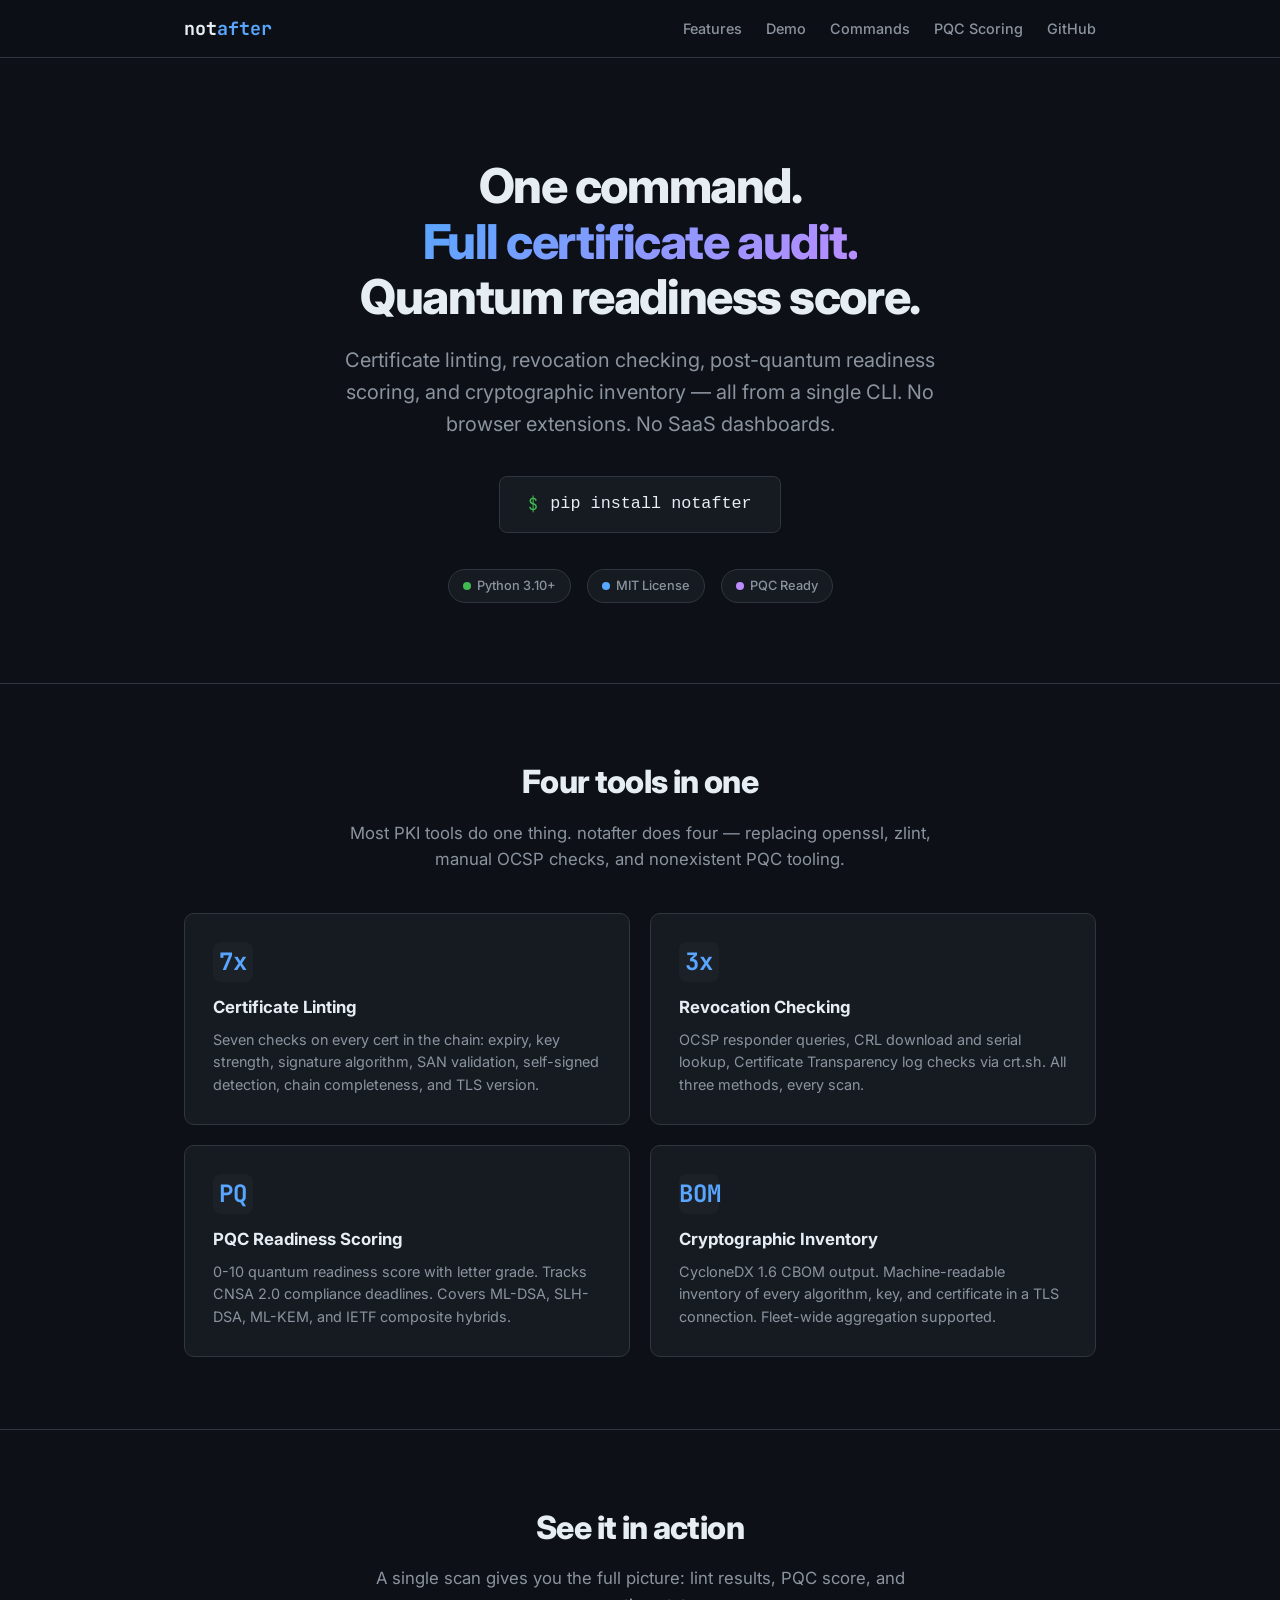
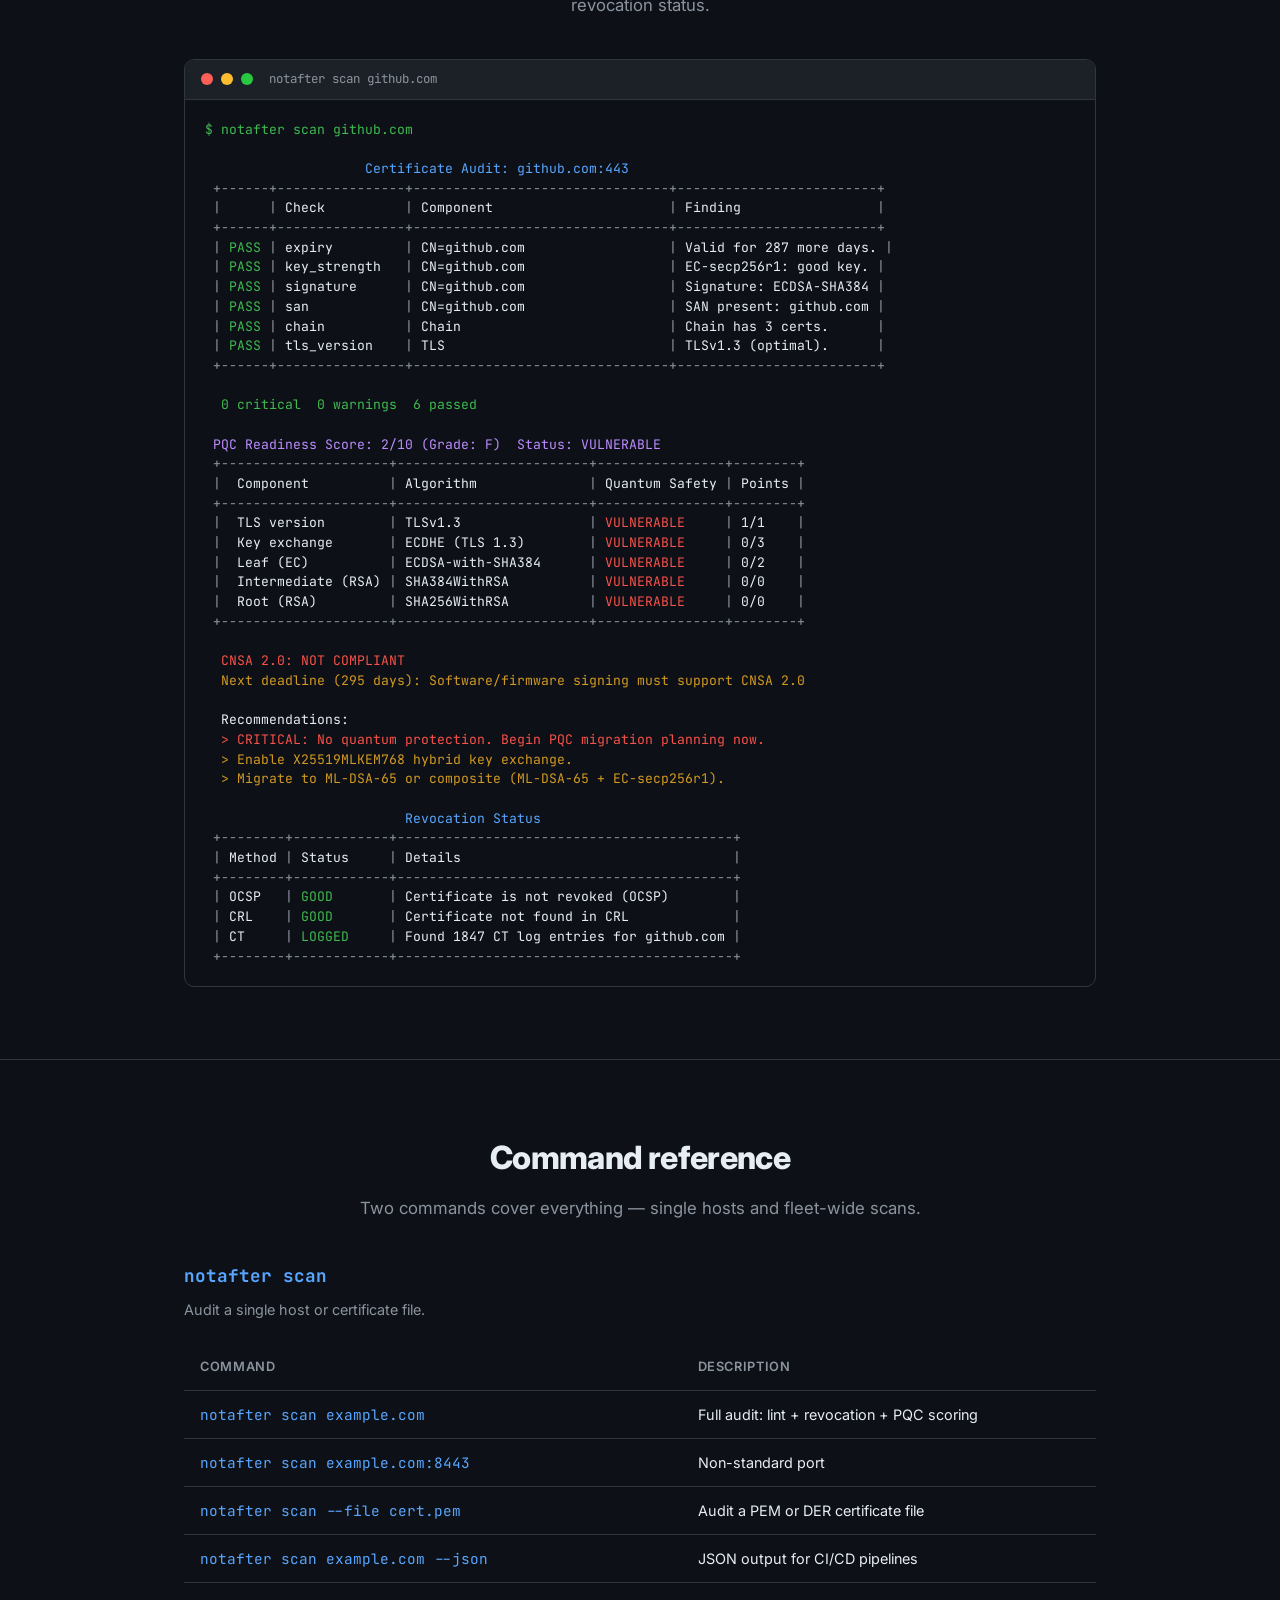
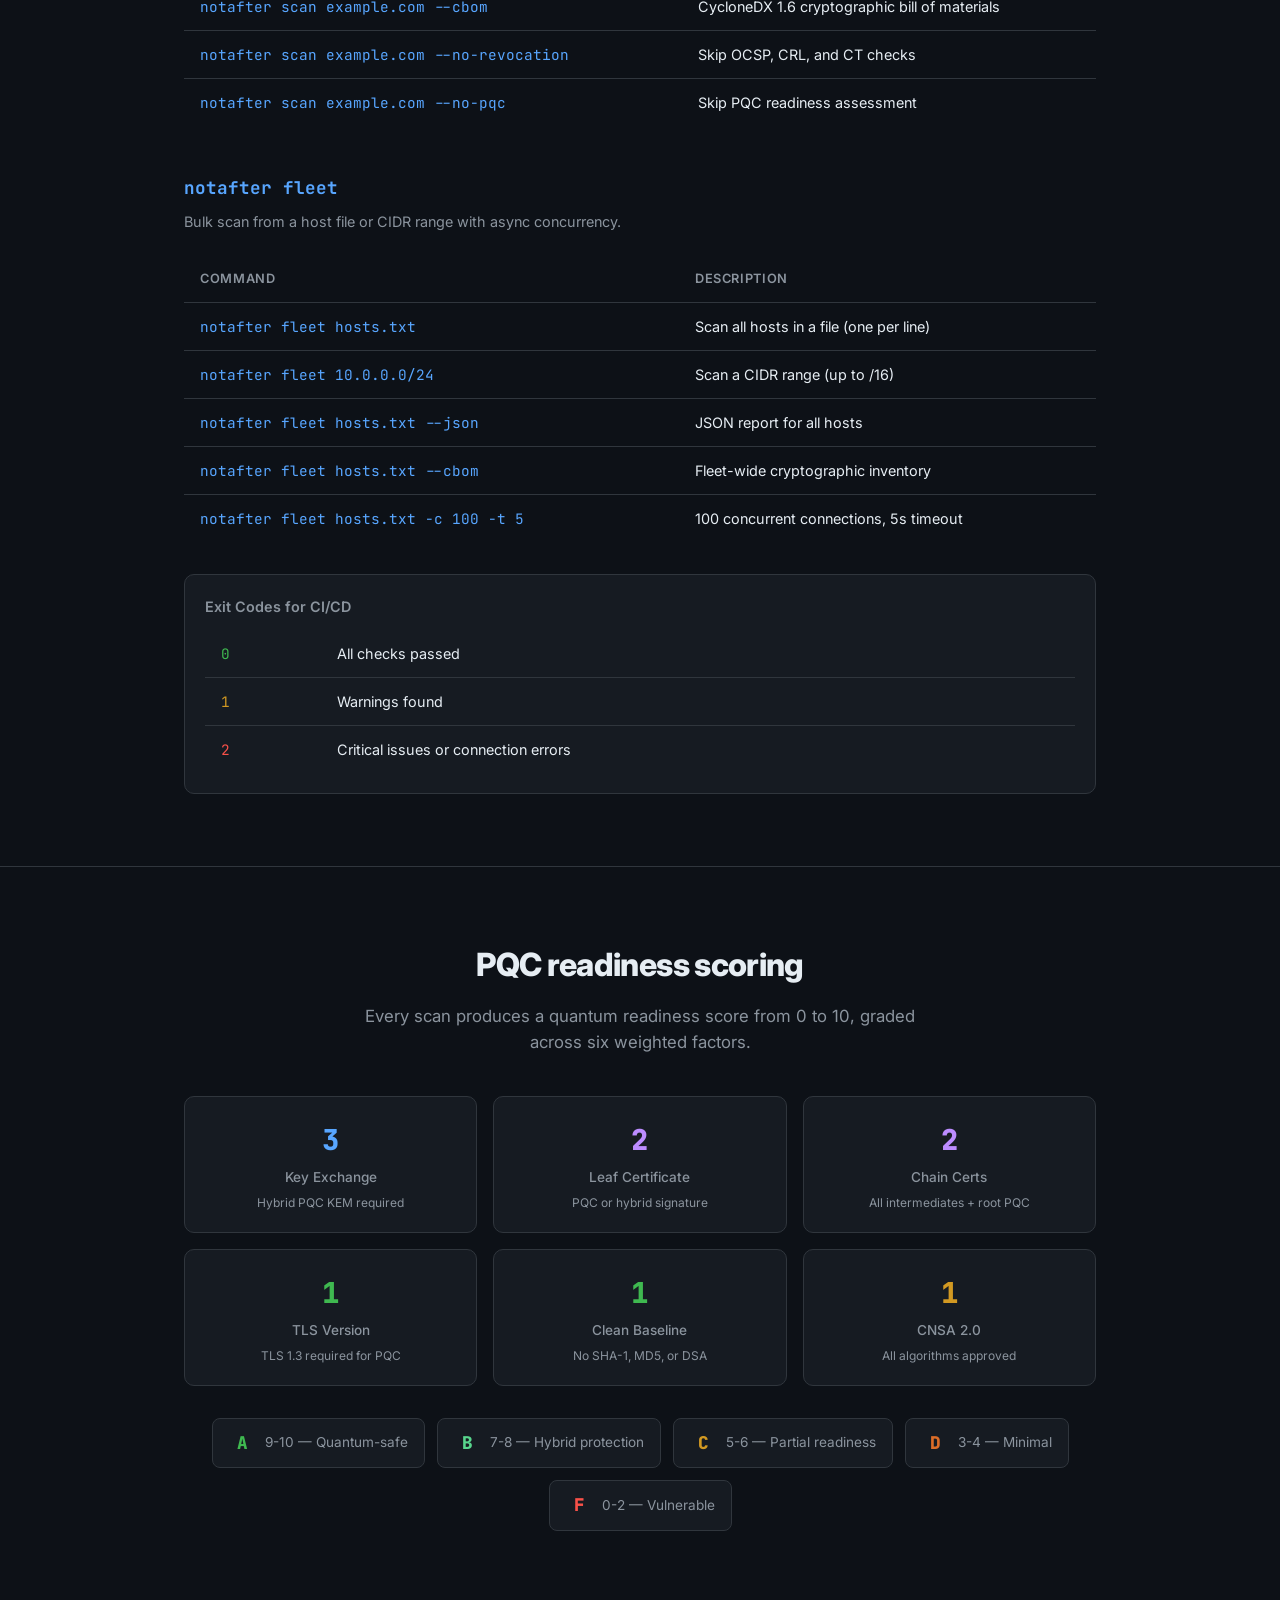
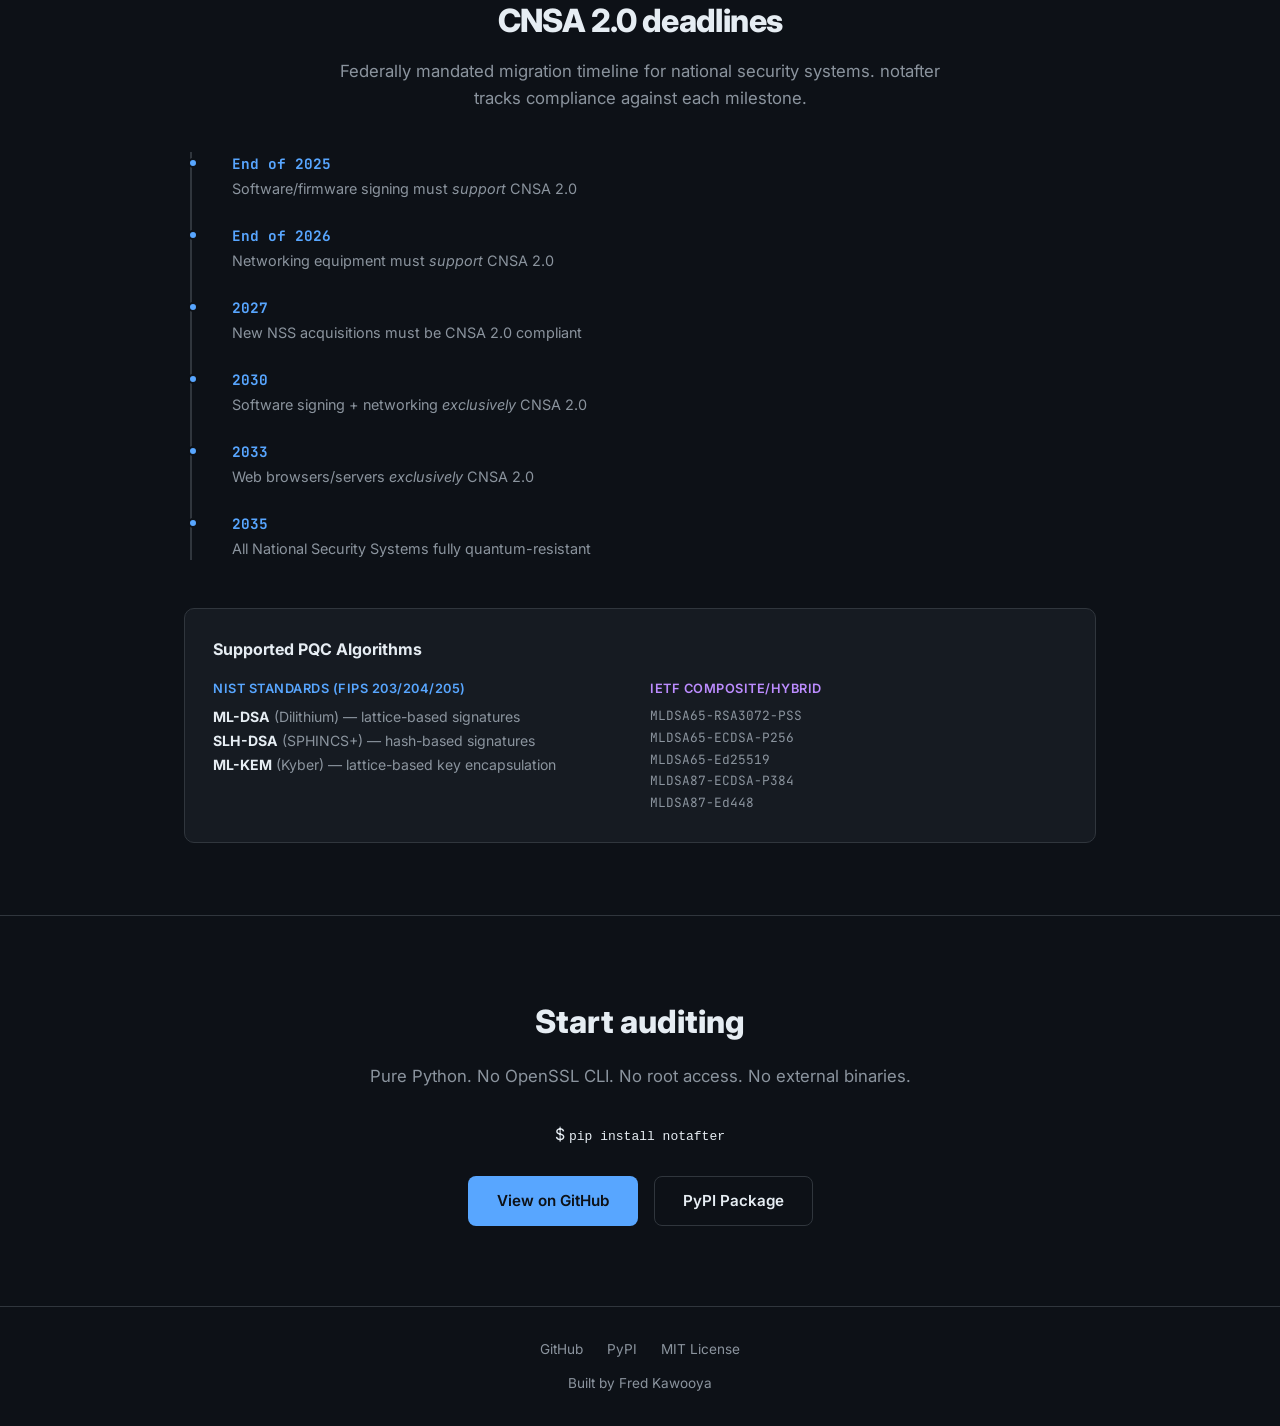
<file: docs/index.html>
<!DOCTYPE html>
<html lang="en">
<head>
  <meta charset="UTF-8">
  <meta name="viewport" content="width=device-width, initial-scale=1.0">
  <title>notafter - PKI Certificate Auditing with PQC Readiness Scoring</title>
  <meta name="description" content="One command. Full certificate audit. Quantum readiness score. Certificate linting, revocation checking, PQC scoring, and cryptographic inventory from a single CLI.">
  <meta name="theme-color" content="#0d1117">

  <!-- Open Graph -->
  <meta property="og:title" content="notafter - PKI Certificate Auditing with PQC Readiness">
  <meta property="og:description" content="One command. Full certificate audit. Quantum readiness score.">
  <meta property="og:type" content="website">

  <!-- Fonts -->
  <link rel="preconnect" href="https://fonts.googleapis.com">
  <link rel="preconnect" href="https://fonts.gstatic.com" crossorigin>
  <link href="https://fonts.googleapis.com/css2?family=Inter:wght@400;500;600;700;800&family=JetBrains+Mono:wght@400;500;700;800&display=swap" rel="stylesheet">

  <link rel="stylesheet" href="style.css">
</head>
<body>

  <!-- Nav -->
  <nav>
    <div class="container">
      <a href="#" class="logo">not<span>after</span></a>
      <ul class="nav-links">
        <li><a href="#features">Features</a></li>
        <li><a href="#demo">Demo</a></li>
        <li><a href="#commands">Commands</a></li>
        <li><a href="#pqc">PQC Scoring</a></li>
        <li><a href="https://github.com/FKawooya/NotAfter">GitHub</a></li>
      </ul>
    </div>
  </nav>

  <!-- Hero -->
  <section class="hero">
    <div class="container">
      <h1>One command.<br><span class="highlight">Full certificate audit.</span><br>Quantum readiness score.</h1>
      <p class="tagline">Certificate linting, revocation checking, post-quantum readiness scoring, and cryptographic inventory &mdash; all from a single CLI. No browser extensions. No SaaS dashboards.</p>
      <div class="install-box">
        <span class="prompt">$</span>
        <code>pip install notafter</code>
      </div>
      <div class="badges">
        <span class="badge"><span class="dot dot-green"></span> Python 3.10+</span>
        <span class="badge"><span class="dot dot-blue"></span> MIT License</span>
        <span class="badge"><span class="dot dot-purple"></span> PQC Ready</span>
      </div>
    </div>
  </section>

  <!-- Features -->
  <section id="features">
    <div class="container">
      <div class="section-header">
        <h2>Four tools in one</h2>
        <p>Most PKI tools do one thing. notafter does four &mdash; replacing openssl, zlint, manual OCSP checks, and nonexistent PQC tooling.</p>
      </div>
      <div class="features-grid">
        <div class="feature-card">
          <span class="icon">7x</span>
          <h3>Certificate Linting</h3>
          <p>Seven checks on every cert in the chain: expiry, key strength, signature algorithm, SAN validation, self-signed detection, chain completeness, and TLS version.</p>
        </div>
        <div class="feature-card">
          <span class="icon">3x</span>
          <h3>Revocation Checking</h3>
          <p>OCSP responder queries, CRL download and serial lookup, Certificate Transparency log checks via crt.sh. All three methods, every scan.</p>
        </div>
        <div class="feature-card">
          <span class="icon">PQ</span>
          <h3>PQC Readiness Scoring</h3>
          <p>0-10 quantum readiness score with letter grade. Tracks CNSA 2.0 compliance deadlines. Covers ML-DSA, SLH-DSA, ML-KEM, and IETF composite hybrids.</p>
        </div>
        <div class="feature-card">
          <span class="icon">BOM</span>
          <h3>Cryptographic Inventory</h3>
          <p>CycloneDX 1.6 CBOM output. Machine-readable inventory of every algorithm, key, and certificate in a TLS connection. Fleet-wide aggregation supported.</p>
        </div>
      </div>
    </div>
  </section>

  <!-- Terminal Demo -->
  <section id="demo">
    <div class="container">
      <div class="section-header">
        <h2>See it in action</h2>
        <p>A single scan gives you the full picture: lint results, PQC score, and revocation status.</p>
      </div>
      <div class="terminal">
        <div class="terminal-header">
          <span class="terminal-dot red"></span>
          <span class="terminal-dot yellow"></span>
          <span class="terminal-dot green"></span>
          <span class="terminal-title">notafter scan github.com</span>
        </div>
        <div class="terminal-body"><span class="cmd">$ notafter scan github.com</span>

                    <span class="accent">Certificate Audit: github.com:443</span>
 <span class="dim">+------+----------------+--------------------------------+-------------------------+</span>
 <span class="dim">|</span>      <span class="dim">|</span> Check          <span class="dim">|</span> Component                      <span class="dim">|</span> Finding                 <span class="dim">|</span>
 <span class="dim">+------+----------------+--------------------------------+-------------------------+</span>
 <span class="dim">|</span> <span class="pass">PASS</span> <span class="dim">|</span> expiry         <span class="dim">|</span> CN=github.com                  <span class="dim">|</span> Valid for 287 more days. <span class="dim">|</span>
 <span class="dim">|</span> <span class="pass">PASS</span> <span class="dim">|</span> key_strength   <span class="dim">|</span> CN=github.com                  <span class="dim">|</span> EC-secp256r1: good key. <span class="dim">|</span>
 <span class="dim">|</span> <span class="pass">PASS</span> <span class="dim">|</span> signature      <span class="dim">|</span> CN=github.com                  <span class="dim">|</span> Signature: ECDSA-SHA384 <span class="dim">|</span>
 <span class="dim">|</span> <span class="pass">PASS</span> <span class="dim">|</span> san            <span class="dim">|</span> CN=github.com                  <span class="dim">|</span> SAN present: github.com <span class="dim">|</span>
 <span class="dim">|</span> <span class="pass">PASS</span> <span class="dim">|</span> chain          <span class="dim">|</span> Chain                          <span class="dim">|</span> Chain has 3 certs.      <span class="dim">|</span>
 <span class="dim">|</span> <span class="pass">PASS</span> <span class="dim">|</span> tls_version    <span class="dim">|</span> TLS                            <span class="dim">|</span> TLSv1.3 (optimal).      <span class="dim">|</span>
 <span class="dim">+------+----------------+--------------------------------+-------------------------+</span>

  <span class="pass">0 critical</span>  <span class="pass">0 warnings</span>  <span class="pass">6 passed</span>

 <span class="purple">PQC Readiness Score: 2/10 (Grade: F)  Status: VULNERABLE</span>
 <span class="dim">+---------------------+------------------------+----------------+--------+</span>
 <span class="dim">|</span>  Component          <span class="dim">|</span> Algorithm              <span class="dim">|</span> Quantum Safety <span class="dim">|</span> Points <span class="dim">|</span>
 <span class="dim">+---------------------+------------------------+----------------+--------+</span>
 <span class="dim">|</span>  TLS version        <span class="dim">|</span> TLSv1.3                <span class="dim">|</span> <span class="crit">VULNERABLE</span>     <span class="dim">|</span> 1/1    <span class="dim">|</span>
 <span class="dim">|</span>  Key exchange       <span class="dim">|</span> ECDHE (TLS 1.3)        <span class="dim">|</span> <span class="crit">VULNERABLE</span>     <span class="dim">|</span> 0/3    <span class="dim">|</span>
 <span class="dim">|</span>  Leaf (EC)          <span class="dim">|</span> ECDSA-with-SHA384      <span class="dim">|</span> <span class="crit">VULNERABLE</span>     <span class="dim">|</span> 0/2    <span class="dim">|</span>
 <span class="dim">|</span>  Intermediate (RSA) <span class="dim">|</span> SHA384WithRSA          <span class="dim">|</span> <span class="crit">VULNERABLE</span>     <span class="dim">|</span> 0/0    <span class="dim">|</span>
 <span class="dim">|</span>  Root (RSA)         <span class="dim">|</span> SHA256WithRSA          <span class="dim">|</span> <span class="crit">VULNERABLE</span>     <span class="dim">|</span> 0/0    <span class="dim">|</span>
 <span class="dim">+---------------------+------------------------+----------------+--------+</span>

  <span class="crit">CNSA 2.0: NOT COMPLIANT</span>
  <span class="warn">Next deadline (295 days): Software/firmware signing must support CNSA 2.0</span>

  Recommendations:
  <span class="crit">&gt; CRITICAL: No quantum protection. Begin PQC migration planning now.</span>
  <span class="warn">&gt; Enable X25519MLKEM768 hybrid key exchange.</span>
  <span class="warn">&gt; Migrate to ML-DSA-65 or composite (ML-DSA-65 + EC-secp256r1).</span>

                         <span class="accent">Revocation Status</span>
 <span class="dim">+--------+------------+------------------------------------------+</span>
 <span class="dim">|</span> Method <span class="dim">|</span> Status     <span class="dim">|</span> Details                                  <span class="dim">|</span>
 <span class="dim">+--------+------------+------------------------------------------+</span>
 <span class="dim">|</span> OCSP   <span class="dim">|</span> <span class="pass">GOOD</span>       <span class="dim">|</span> Certificate is not revoked (OCSP)        <span class="dim">|</span>
 <span class="dim">|</span> CRL    <span class="dim">|</span> <span class="pass">GOOD</span>       <span class="dim">|</span> Certificate not found in CRL             <span class="dim">|</span>
 <span class="dim">|</span> CT     <span class="dim">|</span> <span class="pass">LOGGED</span>     <span class="dim">|</span> Found 1847 CT log entries for github.com <span class="dim">|</span>
 <span class="dim">+--------+------------+------------------------------------------+</span></div>
      </div>
    </div>
  </section>

  <!-- Commands -->
  <section id="commands">
    <div class="container">
      <div class="section-header">
        <h2>Command reference</h2>
        <p>Two commands cover everything &mdash; single hosts and fleet-wide scans.</p>
      </div>

      <h3 style="font-size: 1.1rem; margin-bottom: 8px; font-family: var(--font-mono); color: var(--accent);">notafter scan</h3>
      <p style="color: var(--text-muted); font-size: 0.9rem; margin-bottom: 16px;">Audit a single host or certificate file.</p>
      <table class="commands-table">
        <thead>
          <tr><th>Command</th><th>Description</th></tr>
        </thead>
        <tbody>
          <tr><td>notafter scan example.com</td><td>Full audit: lint + revocation + PQC scoring</td></tr>
          <tr><td>notafter scan example.com:8443</td><td>Non-standard port</td></tr>
          <tr><td>notafter scan --file cert.pem</td><td>Audit a PEM or DER certificate file</td></tr>
          <tr><td>notafter scan example.com --json</td><td>JSON output for CI/CD pipelines</td></tr>
          <tr><td>notafter scan example.com --cbom</td><td>CycloneDX 1.6 cryptographic bill of materials</td></tr>
          <tr><td>notafter scan example.com --no-revocation</td><td>Skip OCSP, CRL, and CT checks</td></tr>
          <tr><td>notafter scan example.com --no-pqc</td><td>Skip PQC readiness assessment</td></tr>
        </tbody>
      </table>

      <h3 style="font-size: 1.1rem; margin-top: 48px; margin-bottom: 8px; font-family: var(--font-mono); color: var(--accent);">notafter fleet</h3>
      <p style="color: var(--text-muted); font-size: 0.9rem; margin-bottom: 16px;">Bulk scan from a host file or CIDR range with async concurrency.</p>
      <table class="commands-table">
        <thead>
          <tr><th>Command</th><th>Description</th></tr>
        </thead>
        <tbody>
          <tr><td>notafter fleet hosts.txt</td><td>Scan all hosts in a file (one per line)</td></tr>
          <tr><td>notafter fleet 10.0.0.0/24</td><td>Scan a CIDR range (up to /16)</td></tr>
          <tr><td>notafter fleet hosts.txt --json</td><td>JSON report for all hosts</td></tr>
          <tr><td>notafter fleet hosts.txt --cbom</td><td>Fleet-wide cryptographic inventory</td></tr>
          <tr><td>notafter fleet hosts.txt -c 100 -t 5</td><td>100 concurrent connections, 5s timeout</td></tr>
        </tbody>
      </table>

      <div style="margin-top: 32px; background: var(--bg-surface); border: 1px solid var(--border); border-radius: 10px; padding: 20px;">
        <h4 style="font-size: 0.9rem; margin-bottom: 12px; color: var(--text-muted); font-weight: 600;">Exit Codes for CI/CD</h4>
        <table class="commands-table" style="margin-top: 0;">
          <tbody>
            <tr><td style="color: var(--green);">0</td><td>All checks passed</td></tr>
            <tr><td style="color: var(--yellow);">1</td><td>Warnings found</td></tr>
            <tr><td style="color: var(--red);">2</td><td>Critical issues or connection errors</td></tr>
          </tbody>
        </table>
      </div>
    </div>
  </section>

  <!-- PQC Scoring -->
  <section id="pqc">
    <div class="container">
      <div class="section-header">
        <h2>PQC readiness scoring</h2>
        <p>Every scan produces a quantum readiness score from 0 to 10, graded across six weighted factors.</p>
      </div>

      <div class="scoring-grid">
        <div class="score-card">
          <div class="points" style="color: var(--accent);">3</div>
          <div class="label">Key Exchange</div>
          <div style="font-size: 0.75rem; color: var(--text-muted); margin-top: 4px;">Hybrid PQC KEM required</div>
        </div>
        <div class="score-card">
          <div class="points" style="color: var(--purple);">2</div>
          <div class="label">Leaf Certificate</div>
          <div style="font-size: 0.75rem; color: var(--text-muted); margin-top: 4px;">PQC or hybrid signature</div>
        </div>
        <div class="score-card">
          <div class="points" style="color: var(--purple);">2</div>
          <div class="label">Chain Certs</div>
          <div style="font-size: 0.75rem; color: var(--text-muted); margin-top: 4px;">All intermediates + root PQC</div>
        </div>
        <div class="score-card">
          <div class="points" style="color: var(--green);">1</div>
          <div class="label">TLS Version</div>
          <div style="font-size: 0.75rem; color: var(--text-muted); margin-top: 4px;">TLS 1.3 required for PQC</div>
        </div>
        <div class="score-card">
          <div class="points" style="color: var(--green);">1</div>
          <div class="label">Clean Baseline</div>
          <div style="font-size: 0.75rem; color: var(--text-muted); margin-top: 4px;">No SHA-1, MD5, or DSA</div>
        </div>
        <div class="score-card">
          <div class="points" style="color: var(--yellow);">1</div>
          <div class="label">CNSA 2.0</div>
          <div style="font-size: 0.75rem; color: var(--text-muted); margin-top: 4px;">All algorithms approved</div>
        </div>
      </div>

      <div class="grades-row">
        <div class="grade-badge"><span class="grade grade-a">A</span> <span class="desc">9-10 &mdash; Quantum-safe</span></div>
        <div class="grade-badge"><span class="grade grade-b">B</span> <span class="desc">7-8 &mdash; Hybrid protection</span></div>
        <div class="grade-badge"><span class="grade grade-c">C</span> <span class="desc">5-6 &mdash; Partial readiness</span></div>
        <div class="grade-badge"><span class="grade grade-d">D</span> <span class="desc">3-4 &mdash; Minimal</span></div>
        <div class="grade-badge"><span class="grade grade-f">F</span> <span class="desc">0-2 &mdash; Vulnerable</span></div>
      </div>

      <!-- CNSA 2.0 Timeline -->
      <div class="section-header" style="margin-top: 64px;">
        <h2>CNSA 2.0 deadlines</h2>
        <p>Federally mandated migration timeline for national security systems. notafter tracks compliance against each milestone.</p>
      </div>

      <div class="timeline">
        <div class="timeline-item">
          <div class="year">End of 2025</div>
          <div class="desc">Software/firmware signing must <em>support</em> CNSA 2.0</div>
        </div>
        <div class="timeline-item">
          <div class="year">End of 2026</div>
          <div class="desc">Networking equipment must <em>support</em> CNSA 2.0</div>
        </div>
        <div class="timeline-item">
          <div class="year">2027</div>
          <div class="desc">New NSS acquisitions must be CNSA 2.0 compliant</div>
        </div>
        <div class="timeline-item">
          <div class="year">2030</div>
          <div class="desc">Software signing + networking <em>exclusively</em> CNSA 2.0</div>
        </div>
        <div class="timeline-item">
          <div class="year">2033</div>
          <div class="desc">Web browsers/servers <em>exclusively</em> CNSA 2.0</div>
        </div>
        <div class="timeline-item">
          <div class="year">2035</div>
          <div class="desc">All National Security Systems fully quantum-resistant</div>
        </div>
      </div>

      <!-- Supported Algorithms -->
      <div style="margin-top: 48px; background: var(--bg-surface); border: 1px solid var(--border); border-radius: 10px; padding: 28px;">
        <h3 style="font-size: 1rem; margin-bottom: 16px; font-weight: 700;">Supported PQC Algorithms</h3>
        <div style="display: grid; grid-template-columns: repeat(auto-fit, minmax(280px, 1fr)); gap: 20px; font-size: 0.88rem;">
          <div>
            <div style="color: var(--accent); font-weight: 600; font-size: 0.8rem; text-transform: uppercase; letter-spacing: 0.04em; margin-bottom: 6px;">NIST Standards (FIPS 203/204/205)</div>
            <div style="color: var(--text-muted); line-height: 1.7;">
              <strong style="color: var(--text);">ML-DSA</strong> (Dilithium) &mdash; lattice-based signatures<br>
              <strong style="color: var(--text);">SLH-DSA</strong> (SPHINCS+) &mdash; hash-based signatures<br>
              <strong style="color: var(--text);">ML-KEM</strong> (Kyber) &mdash; lattice-based key encapsulation
            </div>
          </div>
          <div>
            <div style="color: var(--purple); font-weight: 600; font-size: 0.8rem; text-transform: uppercase; letter-spacing: 0.04em; margin-bottom: 6px;">IETF Composite/Hybrid</div>
            <div style="color: var(--text-muted); line-height: 1.7; font-family: var(--font-mono); font-size: 0.8rem;">
              MLDSA65-RSA3072-PSS<br>
              MLDSA65-ECDSA-P256<br>
              MLDSA65-Ed25519<br>
              MLDSA87-ECDSA-P384<br>
              MLDSA87-Ed448
            </div>
          </div>
        </div>
      </div>
    </div>
  </section>

  <!-- CTA -->
  <section class="cta-section">
    <div class="container">
      <h2>Start auditing</h2>
      <p>Pure Python. No OpenSSL CLI. No root access. No external binaries.</p>
      <div class="install-box" style="margin-bottom: 28px;">
        <span class="prompt">$</span>
        <code>pip install notafter</code>
      </div>
      <div class="cta-buttons">
        <a href="https://github.com/FKawooya/NotAfter" class="btn btn-primary">View on GitHub</a>
        <a href="https://pypi.org/project/notafter/" class="btn btn-secondary">PyPI Package</a>
      </div>
    </div>
  </section>

  <!-- Footer -->
  <footer>
    <div class="container">
      <div class="footer-links">
        <a href="https://github.com/FKawooya/NotAfter">GitHub</a>
        <a href="https://pypi.org/project/notafter/">PyPI</a>
        <a href="https://github.com/FKawooya/NotAfter/blob/main/LICENSE">MIT License</a>
      </div>
      <p>Built by <a href="https://github.com/FKawooya">Fred Kawooya</a></p>
    </div>
  </footer>

</body>
</html>
</file>
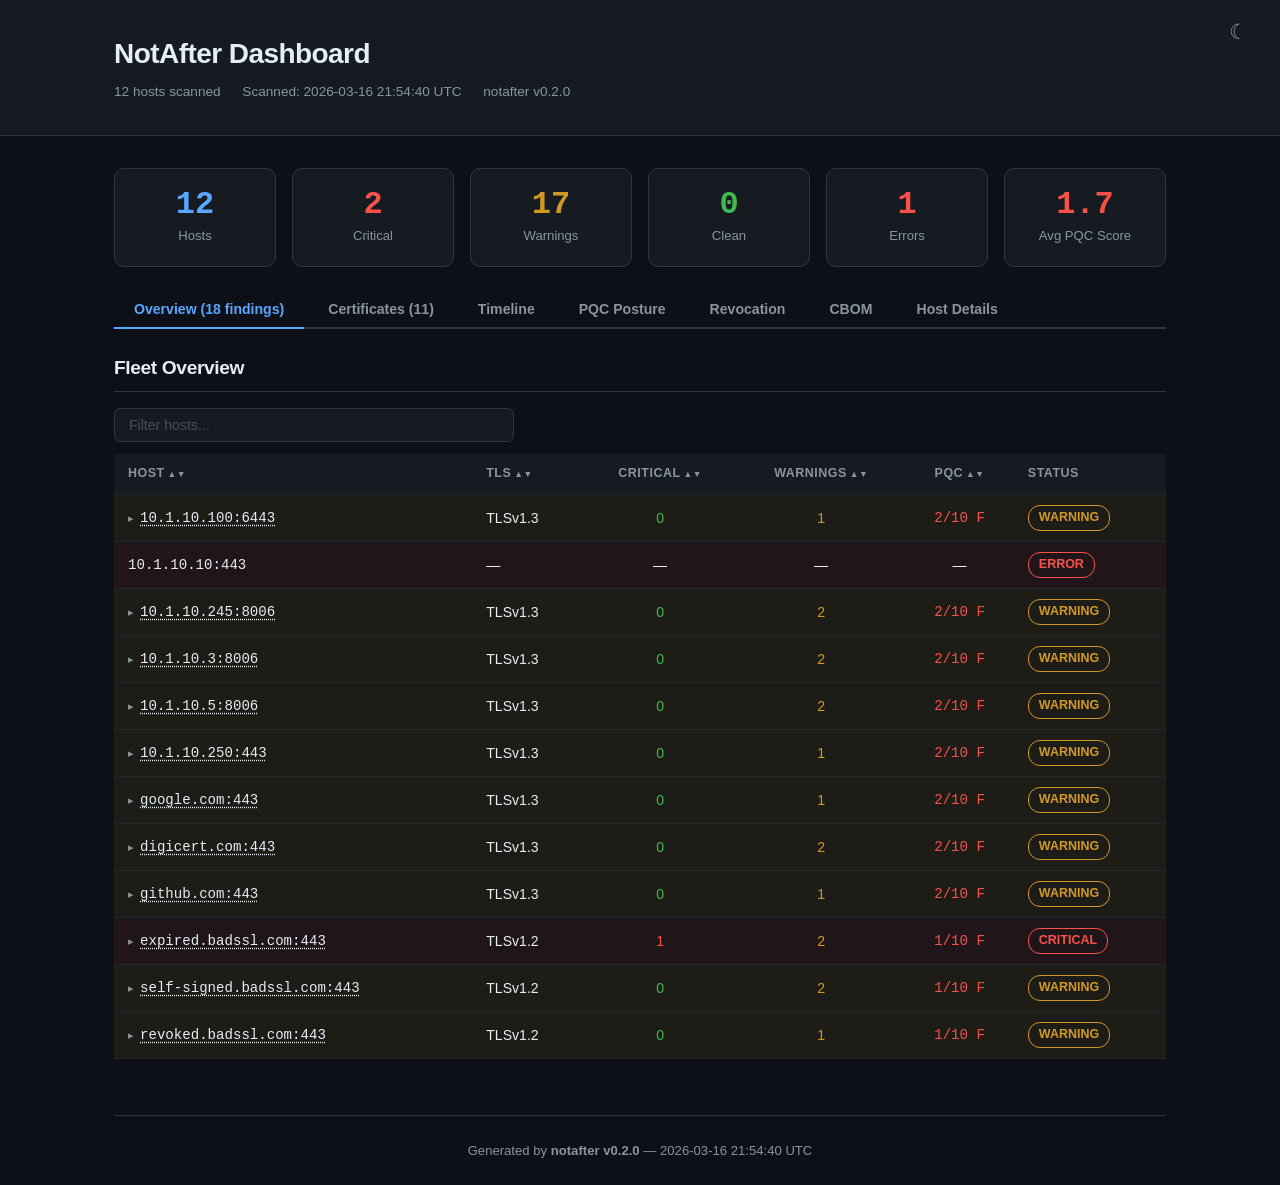
<file: docs/lab-report.html>
<!DOCTYPE html>
<html lang="en">
<head>
<meta charset="utf-8">
<meta name="viewport" content="width=device-width, initial-scale=1">
<meta http-equiv="Content-Security-Policy" content="default-src 'none'; style-src 'unsafe-inline' https://fonts.googleapis.com; font-src https://fonts.gstatic.com; img-src 'none'; script-src 'unsafe-inline'">
<title>Fleet Dashboard (12 hosts)</title>
<link rel="preconnect" href="https://fonts.googleapis.com">
<link rel="preconnect" href="https://fonts.gstatic.com" crossorigin>
<link href="https://fonts.googleapis.com/css2?family=Inter:wght@400;500;600;700;800&family=JetBrains+Mono:wght@400;700;800&display=swap" rel="stylesheet">
<style>
/* Theme variables */
:root {
  --bg-primary: #0d1117; --bg-secondary: #161b22; --bg-tertiary: #21262d;
  --border: #30363d; --text-primary: #e6edf3; --text-secondary: #8b949e;
  --text-muted: #484f58; --link: #58a6ff;
}
.light-theme {
  --bg-primary: #ffffff; --bg-secondary: #f6f8fa; --bg-tertiary: #e1e4e8;
  --border: #d0d7de; --text-primary: #1f2328; --text-secondary: #656d76;
  --text-muted: #8b949e; --link: #0969da;
}

*, *::before, *::after { box-sizing: border-box; margin: 0; padding: 0; }
html { scroll-behavior: smooth; }
body {
  font-family: 'Inter', -apple-system, BlinkMacSystemFont, 'Segoe UI', sans-serif;
  background: var(--bg-primary); color: var(--text-primary); line-height: 1.6;
  -webkit-font-smoothing: antialiased; padding: 0; margin: 0;
}
.container { max-width: 1100px; margin: 0 auto; padding: 0 24px; }
h1, h2, h3, h4, h5 { letter-spacing: -0.02em; }
code, .mono { font-family: 'JetBrains Mono', 'Fira Code', 'Consolas', monospace; }

/* Header */
.report-header {
  background: var(--bg-secondary); border-bottom: 1px solid var(--border);
  padding: 32px 0; margin-bottom: 32px; position: relative;
}
.report-header h1 { font-size: 1.75rem; font-weight: 800; margin-bottom: 4px; }
.report-header .meta { color: var(--text-secondary); font-size: 0.85rem; }
.report-header .meta span { margin-right: 18px; }
.theme-toggle {
  position: absolute; top: 16px; right: 24px; border: none; background: transparent;
  color: var(--text-secondary); font-size: 1.3rem; cursor: pointer; padding: 4px 8px;
  border-radius: 6px; transition: color 0.2s;
}
.theme-toggle:hover { color: var(--text-primary); }

/* Section */
.section { margin-bottom: 32px; }
.section h2 {
  font-size: 1.2rem; font-weight: 700; margin-bottom: 16px;
  padding-bottom: 8px; border-bottom: 1px solid var(--border);
}

/* Stat cards */
.stat-cards {
  display: flex; gap: 16px; flex-wrap: wrap; margin-bottom: 24px;
}
.stat-card {
  flex: 1; min-width: 120px; background: var(--bg-secondary);
  border: 1px solid var(--border); border-radius: 10px;
  padding: 20px; text-align: center;
}
.stat-card .stat-value {
  font-size: 2rem; font-weight: 800;
  font-family: 'JetBrains Mono', monospace; line-height: 1;
}
.stat-card .stat-label {
  font-size: 0.82rem; color: var(--text-secondary); margin-top: 4px; font-weight: 500;
}

/* Tab navigation */
.tab-nav {
  display: flex; gap: 4px; border-bottom: 2px solid var(--border);
  margin-bottom: 24px; flex-wrap: wrap;
}
.tab-btn {
  padding: 10px 20px; border: none; background: transparent;
  color: var(--text-secondary); cursor: pointer; font-size: 0.88rem; font-weight: 600;
  border-bottom: 2px solid transparent; margin-bottom: -2px;
  font-family: inherit; transition: color 0.2s;
}
.tab-btn:hover { color: var(--text-primary); }
.tab-btn.active { color: var(--link); border-bottom-color: var(--link); }

/* Tab content */
.tab-content { display: none; }
.tab-content.active { display: block; }

/* Filter bar */
.filter-bar { margin-bottom: 12px; }
.filter-input {
  width: 100%; max-width: 400px; padding: 8px 14px;
  background: var(--bg-secondary); border: 1px solid var(--border); border-radius: 6px;
  color: var(--text-primary); font-size: 0.88rem; font-family: inherit;
  outline: none; transition: border-color 0.2s;
}
.filter-input:focus { border-color: var(--link); }
.filter-input::placeholder { color: var(--text-muted); }

/* Tables */
table {
  width: 100%; border-collapse: collapse; font-size: 0.88rem;
  margin-bottom: 8px;
}
th, td {
  text-align: left; padding: 10px 14px;
  border-bottom: 1px solid var(--bg-tertiary);
}
th {
  color: var(--text-secondary); font-weight: 600; font-size: 0.78rem;
  text-transform: uppercase; letter-spacing: 0.04em;
  background: var(--bg-secondary); position: sticky; top: 0;
}
th.sortable { cursor: pointer; user-select: none; }
th.sortable:hover { color: var(--text-primary); }
th.sortable::after { content: ' \25B2\25BC'; font-size: 0.55rem; }
.table-wrap { overflow-x: auto; -webkit-overflow-scrolling: touch; }

/* Row severity backgrounds */
.row-critical { background: rgba(248,81,73,0.08); }
.row-warning  { background: rgba(210,153,34,0.08); }
.row-pass     { background: rgba(63,185,80,0.06); }
.row-info     { background: rgba(88,166,255,0.06); }

/* Badges / pills */
.pill {
  display: inline-block; padding: 2px 10px; border-radius: 12px;
  font-size: 0.78rem; font-weight: 600; white-space: nowrap;
}
.icon-cell { text-align: center; font-size: 1.1rem; width: 36px; }

/* Host link */
.host-link { cursor: pointer; text-decoration: underline; text-decoration-style: dotted; text-underline-offset: 3px; }
.host-link:hover { color: var(--link); }
.host-expand-icon { color: var(--text-secondary); font-size: 0.7rem; display: inline-block; margin-right: 6px; transition: transform 0.2s; }
.host-expand-icon.open { transform: rotate(90deg); }

/* Inline findings (overview expand) */
.overview-expand > td { padding: 4px 16px 12px 16px; background: var(--bg-secondary); border-bottom: 1px solid var(--border); }
.inline-findings { font-size: 0.85rem; padding: 4px 0; }
.inline-findings .finding-row { padding: 3px 0; display: flex; gap: 8px; align-items: baseline; }
.inline-findings .finding-row .msg { color: var(--text-primary); }
.inline-findings .finding-row .action { color: var(--text-secondary); }
.detail-link { color: var(--link); font-size: 0.82rem; cursor: pointer; text-decoration: none; margin-top: 6px; display: inline-block; }
.detail-link:hover { text-decoration: underline; }

/* PQC panel */
.pqc-panel {
  background: var(--bg-secondary); border: 1px solid var(--border); border-radius: 10px;
  padding: 24px; margin-bottom: 24px;
}
.pqc-score-row {
  display: flex; align-items: center; gap: 24px; margin-bottom: 20px;
  flex-wrap: wrap;
}
.pqc-score-circle {
  width: 80px; height: 80px; border-radius: 50%;
  display: flex; flex-direction: column; align-items: center;
  justify-content: center; font-weight: 800; border: 3px solid;
}
.pqc-score-circle .score { font-size: 1.3rem; line-height: 1; }
.pqc-info { color: var(--text-secondary); font-size: 0.88rem; }
.pqc-grade {
  font-size: 2rem; font-weight: 800;
  font-family: 'JetBrains Mono', monospace;
}
.rec-list { list-style: none; padding: 0; margin-top: 12px; }
.rec-list li {
  padding: 6px 0; color: var(--text-primary); font-size: 0.88rem;
  border-bottom: 1px solid var(--bg-tertiary);
}
.rec-list li::before { content: "> "; color: var(--text-secondary); font-family: 'JetBrains Mono', monospace; }

/* Cert details grid */
.cert-grid {
  display: grid; grid-template-columns: 140px 1fr;
  gap: 4px 16px; font-size: 0.88rem; margin-bottom: 16px;
}
.cert-grid dt { color: var(--text-secondary); font-weight: 600; }
.cert-grid dd { color: var(--text-primary); word-break: break-all; }

/* Host details (expand/collapse) */
.host-detail-block { margin-bottom: 2px; }
.host-summary {
  cursor: pointer; list-style: none; padding: 12px 16px;
  background: var(--bg-secondary); border: 1px solid var(--border); border-radius: 6px;
  display: flex; align-items: center; gap: 12px; flex-wrap: wrap;
}
.host-summary::-webkit-details-marker { display: none; }
.host-summary::marker { display: none; }
.host-summary::before { content: '\25B8'; color: var(--text-secondary); font-size: 0.8rem; transition: transform 0.2s; }
details[open] > .host-summary::before { transform: rotate(90deg); }
.host-summary.host-error { border-color: rgba(248,81,73,0.3); }
.host-details {
  padding: 16px 20px; background: var(--bg-primary);
  border: 1px solid var(--bg-tertiary); border-top: none; border-radius: 0 0 6px 6px;
}

/* Footer */
.report-footer {
  margin-top: 48px; padding: 24px 0; border-top: 1px solid var(--border);
  text-align: center; color: var(--text-secondary); font-size: 0.82rem;
}

/* Export button */
.export-btn {
  padding: 6px 14px; margin-left: 12px; background: var(--bg-tertiary);
  border: 1px solid var(--border); border-radius: 6px; color: var(--text-primary);
  font-size: 0.82rem; cursor: pointer; font-family: inherit;
  vertical-align: middle;
}
.export-btn:hover { background: var(--border); }

/* Timeline */
.tl-axis {
  display: flex; justify-content: space-between; font-size: 0.75rem;
  color: var(--text-secondary); margin-bottom: 8px; padding: 0 0 0 200px;
}
.tl-row { display: flex; gap: 12px; align-items: center; margin-bottom: 4px; min-height: 32px; }
.tl-label {
  width: 200px; min-width: 200px; font-size: 0.78rem; overflow: hidden;
  text-overflow: ellipsis; white-space: nowrap;
}
.tl-track {
  flex: 1; position: relative; background: var(--bg-tertiary);
  border-radius: 4px; height: 18px;
}
.tl-bar {
  position: absolute; top: 2px; bottom: 2px; border-radius: 3px;
  min-width: 2px; opacity: 0.85;
}
.tl-today {
  position: absolute; width: 2px; background: var(--link);
  top: -4px; bottom: -4px; z-index: 1; opacity: 0.9;
}

/* Responsive */
@media (max-width: 768px) {
  .report-header h1 { font-size: 1.3rem; }
  .pqc-score-row { flex-direction: column; align-items: flex-start; }
  .cert-grid { grid-template-columns: 1fr; }
  .stat-cards { flex-direction: column; }
  th, td { padding: 8px 10px; font-size: 0.82rem; }
  .tab-btn { padding: 8px 12px; font-size: 0.82rem; }
  .tl-label { width: 120px; min-width: 120px; }
  .tl-axis { padding-left: 132px; }
}

/* Print */
@media print {
  body { --bg-primary: #fff; --bg-secondary: #f6f8fa; --bg-tertiary: #e1e4e8;
    --border: #d0d7de; --text-primary: #1a1a1a; --text-secondary: #555; --text-muted: #888;
    -webkit-print-color-adjust: exact; print-color-adjust: exact; }
  .tab-nav { display: none; }
  .theme-toggle { display: none; }
  .tab-content { display: block !important; page-break-inside: avoid; margin-bottom: 24px; }
  .filter-bar { display: none; }
  .export-btn { display: none; }
  .row-critical { background: rgba(248,81,73,0.15) !important; }
  .row-warning { background: rgba(210,153,34,0.15) !important; }
  .row-pass { background: rgba(63,185,80,0.10) !important; }
  details { break-inside: avoid; }
  details[open] > .host-details { display: block; }
  .overview-expand { display: table-row !important; }
  .host-expand-icon { display: none; }
  .detail-link { display: none; }
  a { color: #0366d6; }
}

</style>
<script>try{if(localStorage.getItem('notafter-theme')==='light')document.documentElement.classList.add('light-theme')}catch(e){}</script>
</head>
<body>
<div class="report-header">
  <div class="container">
    <h1>NotAfter Dashboard</h1>
    <div class="meta">
      <span>12 hosts scanned</span>
      <span>Scanned: 2026-03-16 21:54:40 UTC</span>
      <span>notafter v0.2.0</span>
    </div>
    <button class="theme-toggle" onclick="toggleTheme()" title="Toggle light/dark theme">&#x263E;</button>
  </div>
</div>

<div class="container">
<div class="stat-cards">
<div class="stat-card"><div class="stat-value" style="color:#58a6ff">12</div><div class="stat-label">Hosts</div></div>
<div class="stat-card"><div class="stat-value" style="color:#f85149">2</div><div class="stat-label">Critical</div></div>
<div class="stat-card"><div class="stat-value" style="color:#d29922">17</div><div class="stat-label">Warnings</div></div>
<div class="stat-card"><div class="stat-value" style="color:#3fb950">0</div><div class="stat-label">Clean</div></div>
<div class="stat-card"><div class="stat-value" style="color:#f85149">1</div><div class="stat-label">Errors</div></div>
<div class="stat-card"><div class="stat-value" style="color:#f85149">1.7</div><div class="stat-label">Avg PQC Score</div></div>
</div>
<div class="tab-nav" role="tablist">
<button class="tab-btn active" data-tab="overview" role="tab" aria-selected="true" aria-controls="tab-overview">Overview (18 findings)</button>
<button class="tab-btn" data-tab="inventory" role="tab" aria-selected="false" aria-controls="tab-inventory">Certificates (11)</button>
<button class="tab-btn" data-tab="timeline" role="tab" aria-selected="false" aria-controls="tab-timeline">Timeline</button>
<button class="tab-btn" data-tab="pqc" role="tab" aria-selected="false" aria-controls="tab-pqc">PQC Posture</button>
<button class="tab-btn" data-tab="revocation" role="tab" aria-selected="false" aria-controls="tab-revocation">Revocation</button>
<button class="tab-btn" data-tab="cbom" role="tab" aria-selected="false" aria-controls="tab-cbom">CBOM</button>
<button class="tab-btn" data-tab="hosts" role="tab" aria-selected="false" aria-controls="tab-hosts">Host Details</button>
</div>
<div class="tab-content active" id="tab-overview" role="tabpanel">
<div class="section"><h2>Fleet Overview</h2>
<div class="filter-bar"><input type="text" id="overview-filter" placeholder="Filter hosts..." class="filter-input" aria-label="Filter hosts"></div>
<div class="table-wrap"><table id="overview-table">
<thead><tr>
<th class="sortable" data-col="0">Host</th>
<th class="sortable" data-col="1">TLS</th>
<th class="sortable" data-col="2" style="text-align:center">Critical</th>
<th class="sortable" data-col="3" style="text-align:center">Warnings</th>
<th class="sortable" data-col="4" style="text-align:center">PQC</th>
<th>Status</th>
</tr></thead><tbody>
<tr class="row-warning" data-host="10.1.10.100"><td class="mono host-link" data-target="10.1.10.100:6443"><span class="host-expand-icon">&#x25B8;</span>10.1.10.100:6443</td><td>TLSv1.3</td><td style="text-align:center;color:#3fb950">0</td><td style="text-align:center;color:#d29922">1</td><td style="text-align:center"><span style="color:#f85149" class="mono">2/10 F</span></td><td><span class="pill" style="color:#d29922;border:1px solid #d29922">WARNING</span></td></tr>
<tr class="overview-expand" data-expand="10.1.10.100:6443" style="display:none"><td colspan="6"><div class="inline-findings"><div class="finding-row"><span style="color:#d29922">&#x26A0;</span> <span class="msg">Only leaf certificate received — intermediates may be missing.</span> <span class="action">&mdash; Configure the server to send the full certificate chain.</span></div><a class="detail-link" data-target="10.1.10.100:6443">Full details &rarr;</a></div></td></tr>
<tr class="row-critical"><td class="mono">10.1.10.10:443</td><td>&mdash;</td><td style="text-align:center">&mdash;</td><td style="text-align:center">&mdash;</td><td style="text-align:center">&mdash;</td><td><span class="pill" style="color:#f85149;border:1px solid #f85149">ERROR</span></td></tr>
<tr class="overview-expand" data-expand="10.1.10.10:443" style="display:none"><td colspan="6"><div class="inline-findings"><div class="finding-row"><span style="color:#f85149">Connection timed out after 15.0s</span></div><a class="detail-link" data-target="10.1.10.10:443">Full details &rarr;</a></div></td></tr>
<tr class="row-warning" data-host="10.1.10.245"><td class="mono host-link" data-target="10.1.10.245:8006"><span class="host-expand-icon">&#x25B8;</span>10.1.10.245:8006</td><td>TLSv1.3</td><td style="text-align:center;color:#3fb950">0</td><td style="text-align:center;color:#d29922">2</td><td style="text-align:center"><span style="color:#f85149" class="mono">2/10 F</span></td><td><span class="pill" style="color:#d29922;border:1px solid #d29922">WARNING</span></td></tr>
<tr class="overview-expand" data-expand="10.1.10.245:8006" style="display:none"><td colspan="6"><div class="inline-findings"><div class="finding-row"><span style="color:#d29922">&#x26A0;</span> <span class="msg">RSA-2048: meets minimum but 3072+ recommended.</span> <span class="action">&mdash; Consider RSA-3072 or ECDSA P-256 for better security margin.</span></div><div class="finding-row"><span style="color:#d29922">&#x26A0;</span> <span class="msg">Only leaf certificate received — intermediates may be missing.</span> <span class="action">&mdash; Configure the server to send the full certificate chain.</span></div><a class="detail-link" data-target="10.1.10.245:8006">Full details &rarr;</a></div></td></tr>
<tr class="row-warning" data-host="10.1.10.3"><td class="mono host-link" data-target="10.1.10.3:8006"><span class="host-expand-icon">&#x25B8;</span>10.1.10.3:8006</td><td>TLSv1.3</td><td style="text-align:center;color:#3fb950">0</td><td style="text-align:center;color:#d29922">2</td><td style="text-align:center"><span style="color:#f85149" class="mono">2/10 F</span></td><td><span class="pill" style="color:#d29922;border:1px solid #d29922">WARNING</span></td></tr>
<tr class="overview-expand" data-expand="10.1.10.3:8006" style="display:none"><td colspan="6"><div class="inline-findings"><div class="finding-row"><span style="color:#d29922">&#x26A0;</span> <span class="msg">RSA-2048: meets minimum but 3072+ recommended.</span> <span class="action">&mdash; Consider RSA-3072 or ECDSA P-256 for better security margin.</span></div><div class="finding-row"><span style="color:#d29922">&#x26A0;</span> <span class="msg">Only leaf certificate received — intermediates may be missing.</span> <span class="action">&mdash; Configure the server to send the full certificate chain.</span></div><a class="detail-link" data-target="10.1.10.3:8006">Full details &rarr;</a></div></td></tr>
<tr class="row-warning" data-host="10.1.10.5"><td class="mono host-link" data-target="10.1.10.5:8006"><span class="host-expand-icon">&#x25B8;</span>10.1.10.5:8006</td><td>TLSv1.3</td><td style="text-align:center;color:#3fb950">0</td><td style="text-align:center;color:#d29922">2</td><td style="text-align:center"><span style="color:#f85149" class="mono">2/10 F</span></td><td><span class="pill" style="color:#d29922;border:1px solid #d29922">WARNING</span></td></tr>
<tr class="overview-expand" data-expand="10.1.10.5:8006" style="display:none"><td colspan="6"><div class="inline-findings"><div class="finding-row"><span style="color:#d29922">&#x26A0;</span> <span class="msg">RSA-2048: meets minimum but 3072+ recommended.</span> <span class="action">&mdash; Consider RSA-3072 or ECDSA P-256 for better security margin.</span></div><div class="finding-row"><span style="color:#d29922">&#x26A0;</span> <span class="msg">Only leaf certificate received — intermediates may be missing.</span> <span class="action">&mdash; Configure the server to send the full certificate chain.</span></div><a class="detail-link" data-target="10.1.10.5:8006">Full details &rarr;</a></div></td></tr>
<tr class="row-warning" data-host="10.1.10.250"><td class="mono host-link" data-target="10.1.10.250:443"><span class="host-expand-icon">&#x25B8;</span>10.1.10.250:443</td><td>TLSv1.3</td><td style="text-align:center;color:#3fb950">0</td><td style="text-align:center;color:#d29922">1</td><td style="text-align:center"><span style="color:#f85149" class="mono">2/10 F</span></td><td><span class="pill" style="color:#d29922;border:1px solid #d29922">WARNING</span></td></tr>
<tr class="overview-expand" data-expand="10.1.10.250:443" style="display:none"><td colspan="6"><div class="inline-findings"><div class="finding-row"><span style="color:#d29922">&#x26A0;</span> <span class="msg">Only leaf certificate received — intermediates may be missing.</span> <span class="action">&mdash; Configure the server to send the full certificate chain.</span></div><a class="detail-link" data-target="10.1.10.250:443">Full details &rarr;</a></div></td></tr>
<tr class="row-warning" data-host="google.com"><td class="mono host-link" data-target="google.com:443"><span class="host-expand-icon">&#x25B8;</span>google.com:443</td><td>TLSv1.3</td><td style="text-align:center;color:#3fb950">0</td><td style="text-align:center;color:#d29922">1</td><td style="text-align:center"><span style="color:#f85149" class="mono">2/10 F</span></td><td><span class="pill" style="color:#d29922;border:1px solid #d29922">WARNING</span></td></tr>
<tr class="overview-expand" data-expand="google.com:443" style="display:none"><td colspan="6"><div class="inline-findings"><div class="finding-row"><span style="color:#58a6ff">&#x2139;</span> <span class="msg">Wildcard SAN(s): *.google.com, *.appengine.google.com, *.bdn.dev, *.origin-test.bdn.dev, *.cloud.google.com, *.crowdsource.google.com, *.datacompute.google.com, *.google.ca, *.google.cl, *.google.co.in, *.google.co.jp, *.google.co.uk, *.google.com.ar, *.google.com.au, *.google.com.br, *.google.com.co, *.google.com.mx, *.google.com.tr, *.google.com.vn, *.google.de, *.google.es, *.google.fr, *.google.hu, *.google.it, *.google.nl, *.google.pl, *.google.pt, *.googleapis.cn, *.gstatic.cn, *.gstatic-cn.com, *.googlecnapps.cn, *.googleapps-cn.com, *.gkecnapps.cn, *.googledownloads.cn, *.recaptcha.net.cn, *.recaptcha-cn.net, *.widevine.cn, *.ampproject.org.cn, *.ampproject.net.cn, *.google-analytics-cn.com, *.googleadservices-cn.com, *.googlevads-cn.com, *.googleapis-cn.com, *.googleoptimize-cn.com, *.doubleclick-cn.net, *.fls.doubleclick-cn.net, *.g.doubleclick-cn.net, *.doubleclick.cn, *.fls.doubleclick.cn, *.g.doubleclick.cn, *.dartsearch-cn.net, *.googletraveladservices-cn.com, *.googletagservices-cn.com, *.googletagmanager-cn.com, *.googlesyndication-cn.com, *.safeframe.googlesyndication-cn.com, *.app-measurement-cn.com, *.gvt1-cn.com, *.gvt2-cn.com, *.2mdn-cn.net, *.googleflights-cn.net, *.admob-cn.com, *.gemini.cloud.google.com, *.googlesandbox-cn.com, *.safenup.googlesandbox-cn.com, *.gstatic.com, *.metric.gstatic.com, *.gvt1.com, *.gcpcdn.gvt1.com, *.gvt2.com, *.gcp.gvt2.com, *.url.google.com, *.youtube-nocookie.com, *.ytimg.com, *.android.com, *.flash.android.com, *.g.cn, *.g.co, *.google-analytics.com, *.googlecommerce.com, *.ggpht.cn, *.urchin.com, *.youtube.com, *.music.youtube.com, *.youtubeeducation.com, *.youtubekids.com, *.yt.be, *.android.google.cn, *.chrome.google.cn, *.developers.google.cn, *.aistudio.google.com</span></div><div class="finding-row"><span style="color:#d29922">&#x26A0;</span> <span class="msg">Only leaf certificate received — intermediates may be missing.</span> <span class="action">&mdash; Configure the server to send the full certificate chain.</span></div><a class="detail-link" data-target="google.com:443">Full details &rarr;</a></div></td></tr>
<tr class="row-warning" data-host="digicert.com"><td class="mono host-link" data-target="digicert.com:443"><span class="host-expand-icon">&#x25B8;</span>digicert.com:443</td><td>TLSv1.3</td><td style="text-align:center;color:#3fb950">0</td><td style="text-align:center;color:#d29922">2</td><td style="text-align:center"><span style="color:#f85149" class="mono">2/10 F</span></td><td><span class="pill" style="color:#d29922;border:1px solid #d29922">WARNING</span></td></tr>
<tr class="overview-expand" data-expand="digicert.com:443" style="display:none"><td colspan="6"><div class="inline-findings"><div class="finding-row"><span style="color:#d29922">&#x26A0;</span> <span class="msg">RSA-2048: meets minimum but 3072+ recommended.</span> <span class="action">&mdash; Consider RSA-3072 or ECDSA P-256 for better security margin.</span></div><div class="finding-row"><span style="color:#d29922">&#x26A0;</span> <span class="msg">Only leaf certificate received — intermediates may be missing.</span> <span class="action">&mdash; Configure the server to send the full certificate chain.</span></div><a class="detail-link" data-target="digicert.com:443">Full details &rarr;</a></div></td></tr>
<tr class="row-warning" data-host="github.com"><td class="mono host-link" data-target="github.com:443"><span class="host-expand-icon">&#x25B8;</span>github.com:443</td><td>TLSv1.3</td><td style="text-align:center;color:#3fb950">0</td><td style="text-align:center;color:#d29922">1</td><td style="text-align:center"><span style="color:#f85149" class="mono">2/10 F</span></td><td><span class="pill" style="color:#d29922;border:1px solid #d29922">WARNING</span></td></tr>
<tr class="overview-expand" data-expand="github.com:443" style="display:none"><td colspan="6"><div class="inline-findings"><div class="finding-row"><span style="color:#d29922">&#x26A0;</span> <span class="msg">Only leaf certificate received — intermediates may be missing.</span> <span class="action">&mdash; Configure the server to send the full certificate chain.</span></div><a class="detail-link" data-target="github.com:443">Full details &rarr;</a></div></td></tr>
<tr class="row-critical" data-host="expired.badssl.com"><td class="mono host-link" data-target="expired.badssl.com:443"><span class="host-expand-icon">&#x25B8;</span>expired.badssl.com:443</td><td>TLSv1.2</td><td style="text-align:center;color:#f85149">1</td><td style="text-align:center;color:#d29922">2</td><td style="text-align:center"><span style="color:#f85149" class="mono">1/10 F</span></td><td><span class="pill" style="color:#f85149;border:1px solid #f85149">CRITICAL</span></td></tr>
<tr class="overview-expand" data-expand="expired.badssl.com:443" style="display:none"><td colspan="6"><div class="inline-findings"><div class="finding-row"><span style="color:#f85149">&#x2716;</span> <span class="msg">EXPIRED on 2015-04-12T23:59:59+00:00.</span> <span class="action">&mdash; Renew certificate immediately.</span></div><div class="finding-row"><span style="color:#d29922">&#x26A0;</span> <span class="msg">RSA-2048: meets minimum but 3072+ recommended.</span> <span class="action">&mdash; Consider RSA-3072 or ECDSA P-256 for better security margin.</span></div><div class="finding-row"><span style="color:#58a6ff">&#x2139;</span> <span class="msg">Wildcard SAN(s): *.badssl.com</span></div><div class="finding-row"><span style="color:#d29922">&#x26A0;</span> <span class="msg">Only leaf certificate received — intermediates may be missing.</span> <span class="action">&mdash; Configure the server to send the full certificate chain.</span></div><a class="detail-link" data-target="expired.badssl.com:443">Full details &rarr;</a></div></td></tr>
<tr class="row-warning" data-host="self-signed.badssl.com"><td class="mono host-link" data-target="self-signed.badssl.com:443"><span class="host-expand-icon">&#x25B8;</span>self-signed.badssl.com:443</td><td>TLSv1.2</td><td style="text-align:center;color:#3fb950">0</td><td style="text-align:center;color:#d29922">2</td><td style="text-align:center"><span style="color:#f85149" class="mono">1/10 F</span></td><td><span class="pill" style="color:#d29922;border:1px solid #d29922">WARNING</span></td></tr>
<tr class="overview-expand" data-expand="self-signed.badssl.com:443" style="display:none"><td colspan="6"><div class="inline-findings"><div class="finding-row"><span style="color:#d29922">&#x26A0;</span> <span class="msg">RSA-2048: meets minimum but 3072+ recommended.</span> <span class="action">&mdash; Consider RSA-3072 or ECDSA P-256 for better security margin.</span></div><div class="finding-row"><span style="color:#58a6ff">&#x2139;</span> <span class="msg">Wildcard SAN(s): *.badssl.com</span></div><div class="finding-row"><span style="color:#d29922">&#x26A0;</span> <span class="msg">Leaf certificate is self-signed.</span> <span class="action">&mdash; Use a certificate from a trusted CA.</span></div><a class="detail-link" data-target="self-signed.badssl.com:443">Full details &rarr;</a></div></td></tr>
<tr class="row-warning" data-host="revoked.badssl.com"><td class="mono host-link" data-target="revoked.badssl.com:443"><span class="host-expand-icon">&#x25B8;</span>revoked.badssl.com:443</td><td>TLSv1.2</td><td style="text-align:center;color:#3fb950">0</td><td style="text-align:center;color:#d29922">1</td><td style="text-align:center"><span style="color:#f85149" class="mono">1/10 F</span></td><td><span class="pill" style="color:#d29922;border:1px solid #d29922">WARNING</span></td></tr>
<tr class="overview-expand" data-expand="revoked.badssl.com:443" style="display:none"><td colspan="6"><div class="inline-findings"><div class="finding-row"><span style="color:#d29922">&#x26A0;</span> <span class="msg">Only leaf certificate received — intermediates may be missing.</span> <span class="action">&mdash; Configure the server to send the full certificate chain.</span></div><a class="detail-link" data-target="revoked.badssl.com:443">Full details &rarr;</a></div></td></tr>
</tbody></table></div></div></div>
<div class="tab-content" id="tab-inventory" role="tabpanel">
<div class="section"><h2>Certificate Inventory</h2>
<div class="filter-bar"><input type="text" id="inventory-filter" placeholder="Filter certificates..." class="filter-input" aria-label="Filter certificates"><button class="export-btn" onclick="exportCSV('inventory-table','notafter-inventory')">Export CSV</button></div>
<div class="table-wrap"><table id="inventory-table">
<thead><tr>
<th class="sortable" data-col="0">Host</th>
<th>Role</th><th class="sortable" data-col="2">Subject</th><th class="sortable" data-col="3">Expires</th><th>Key</th><th>Signature</th><th>SAN</th>
</tr></thead><tbody>
<tr><td class="mono" style="white-space:nowrap">10.1.10.100:6443</td><td><span class="pill" style="color:#58a6ff;border:1px solid #58a6ff">Leaf</span></td><td style="max-width:220px;overflow:hidden;text-overflow:ellipsis" title="CN=kube-apiserver">CN=kube-apiserver</td><td style="color:#3fb950;white-space:nowrap">2026-12-26 <span style="color:#8b949e;font-size:0.78rem">(284d)</span></td><td class="mono" style="white-space:nowrap">EC-secp256r1 (256)</td><td class="mono" style="font-size:0.78rem">ECDSA-with-SHA256</td><td style="font-size:0.78rem;max-width:180px;overflow:hidden;text-overflow:ellipsis" title="kubernetes, kubernetes.default, kubernetes.default.svc, kubernetes.default.svc.cluster.local, localhost (+5 more)">kubernetes, kubernetes.default, kubernetes.default.svc, kubernetes.default.svc.cluster.local, localhost (+5 more)</td></tr>
<tr><td class="mono" style="white-space:nowrap">10.1.10.245:8006</td><td><span class="pill" style="color:#58a6ff;border:1px solid #58a6ff">Leaf</span></td><td style="max-width:220px;overflow:hidden;text-overflow:ellipsis" title="CN=pve-master.lan,O=Proxmox Virtual Environment,OU=PVE Cluster Node">CN=pve-master.lan,O=Proxmox Virtual Environment,OU=PVE Cluster Node</td><td style="color:#3fb950;white-space:nowrap">2027-11-08 <span style="color:#8b949e;font-size:0.78rem">(601d)</span></td><td class="mono" style="white-space:nowrap">RSA (2048)</td><td class="mono" style="font-size:0.78rem">SHA256WithRSAEncryption</td><td style="font-size:0.78rem;max-width:180px;overflow:hidden;text-overflow:ellipsis" title="localhost, pve-master, pve-master.lan, 127.0.0.1, ::1 (+1 more)">localhost, pve-master, pve-master.lan, 127.0.0.1, ::1 (+1 more)</td></tr>
<tr><td class="mono" style="white-space:nowrap">10.1.10.3:8006</td><td><span class="pill" style="color:#58a6ff;border:1px solid #58a6ff">Leaf</span></td><td style="max-width:220px;overflow:hidden;text-overflow:ellipsis" title="CN=mini-pve.lab,O=Proxmox Virtual Environment,OU=PVE Cluster Node">CN=mini-pve.lab,O=Proxmox Virtual Environment,OU=PVE Cluster Node</td><td style="color:#3fb950;white-space:nowrap">2027-05-27 <span style="color:#8b949e;font-size:0.78rem">(436d)</span></td><td class="mono" style="white-space:nowrap">RSA (2048)</td><td class="mono" style="font-size:0.78rem">SHA256WithRSAEncryption</td><td style="font-size:0.78rem;max-width:180px;overflow:hidden;text-overflow:ellipsis" title="localhost, mini-pve, mini-pve.lab, 127.0.0.1, ::1 (+1 more)">localhost, mini-pve, mini-pve.lab, 127.0.0.1, ::1 (+1 more)</td></tr>
<tr><td class="mono" style="white-space:nowrap">10.1.10.5:8006</td><td><span class="pill" style="color:#58a6ff;border:1px solid #58a6ff">Leaf</span></td><td style="max-width:220px;overflow:hidden;text-overflow:ellipsis" title="CN=agents-pve.local,O=Proxmox Virtual Environment,OU=PVE Cluster Node">CN=agents-pve.local,O=Proxmox Virtual Environment,OU=PVE Cluster Node</td><td style="color:#3fb950;white-space:nowrap">2028-02-08 <span style="color:#8b949e;font-size:0.78rem">(693d)</span></td><td class="mono" style="white-space:nowrap">RSA (2048)</td><td class="mono" style="font-size:0.78rem">SHA256WithRSAEncryption</td><td style="font-size:0.78rem;max-width:180px;overflow:hidden;text-overflow:ellipsis" title="localhost, agents-pve, agents-pve.local, 127.0.0.1, ::1 (+1 more)">localhost, agents-pve, agents-pve.local, 127.0.0.1, ::1 (+1 more)</td></tr>
<tr><td class="mono" style="white-space:nowrap">10.1.10.250:443</td><td><span class="pill" style="color:#58a6ff;border:1px solid #58a6ff">Leaf</span></td><td style="max-width:220px;overflow:hidden;text-overflow:ellipsis" title="CN=pi.hole">CN=pi.hole</td><td style="color:#3fb950;white-space:nowrap">2055-03-12 <span style="color:#8b949e;font-size:0.78rem">(10588d)</span></td><td class="mono" style="white-space:nowrap">EC-secp384r1 (384)</td><td class="mono" style="font-size:0.78rem">ECDSA-with-SHA256</td><td style="font-size:0.78rem;max-width:180px;overflow:hidden;text-overflow:ellipsis" title="pi.hole">pi.hole</td></tr>
<tr><td class="mono" style="white-space:nowrap">google.com:443</td><td><span class="pill" style="color:#58a6ff;border:1px solid #58a6ff">Leaf</span></td><td style="max-width:220px;overflow:hidden;text-overflow:ellipsis" title="CN=*.google.com">CN=*.google.com</td><td style="color:#3fb950;white-space:nowrap">2026-04-27 <span style="color:#8b949e;font-size:0.78rem">(41d)</span></td><td class="mono" style="white-space:nowrap">EC-secp256r1 (256)</td><td class="mono" style="font-size:0.78rem">ECDSA-with-SHA256</td><td style="font-size:0.78rem;max-width:180px;overflow:hidden;text-overflow:ellipsis" title="*.google.com, *.appengine.google.com, *.bdn.dev, *.origin-test.bdn.dev, *.cloud.google.com (+132 more)">*.google.com, *.appengine.google.com, *.bdn.dev, *.origin-test.bdn.dev, *.cloud.google.com (+132 more)</td></tr>
<tr><td class="mono" style="white-space:nowrap">digicert.com:443</td><td><span class="pill" style="color:#58a6ff;border:1px solid #58a6ff">Leaf</span></td><td style="max-width:220px;overflow:hidden;text-overflow:ellipsis" title="CN=www.digicert.com,O=DigiCert\, Inc.,L=Lehi,ST=Utah,C=US,2.5.4.5=5299537-0142,2.5.4.15=Private Organization,1.3.6.1.4.1.311.60.2.1.2=Utah,1.3.6.1.4.1.311.60.2.1.3=US">CN=www.digicert.com,O=DigiCert\, Inc.,L=Lehi,ST=Utah,C=US,2.5.4.5=5299537-0142,2.5.4.15=Private Organization,1.3.6.1.4.1.311.60.2.1.2=Utah,1.3.6.1.4.1.311.60.2.1.3=US</td><td style="color:#3fb950;white-space:nowrap">2026-04-23 <span style="color:#8b949e;font-size:0.78rem">(38d)</span></td><td class="mono" style="white-space:nowrap">RSA (2048)</td><td class="mono" style="font-size:0.78rem">SHA256WithRSAEncryption</td><td style="font-size:0.78rem;max-width:180px;overflow:hidden;text-overflow:ellipsis" title="www.digicert.com, digicert.com">www.digicert.com, digicert.com</td></tr>
<tr><td class="mono" style="white-space:nowrap">github.com:443</td><td><span class="pill" style="color:#58a6ff;border:1px solid #58a6ff">Leaf</span></td><td style="max-width:220px;overflow:hidden;text-overflow:ellipsis" title="CN=github.com">CN=github.com</td><td style="color:#3fb950;white-space:nowrap">2026-06-03 <span style="color:#8b949e;font-size:0.78rem">(79d)</span></td><td class="mono" style="white-space:nowrap">EC-secp256r1 (256)</td><td class="mono" style="font-size:0.78rem">ECDSA-with-SHA256</td><td style="font-size:0.78rem;max-width:180px;overflow:hidden;text-overflow:ellipsis" title="github.com, www.github.com">github.com, www.github.com</td></tr>
<tr><td class="mono" style="white-space:nowrap">expired.badssl.com:443</td><td><span class="pill" style="color:#58a6ff;border:1px solid #58a6ff">Leaf</span></td><td style="max-width:220px;overflow:hidden;text-overflow:ellipsis" title="CN=*.badssl.com,OU=PositiveSSL Wildcard,OU=Domain Control Validated">CN=*.badssl.com,OU=PositiveSSL Wildcard,OU=Domain Control Validated</td><td style="color:#f85149;white-space:nowrap">2015-04-12 <span style="color:#8b949e;font-size:0.78rem">(-3991d)</span></td><td class="mono" style="white-space:nowrap">RSA (2048)</td><td class="mono" style="font-size:0.78rem">SHA256WithRSAEncryption</td><td style="font-size:0.78rem;max-width:180px;overflow:hidden;text-overflow:ellipsis" title="*.badssl.com, badssl.com">*.badssl.com, badssl.com</td></tr>
<tr><td class="mono" style="white-space:nowrap">self-signed.badssl.com:443</td><td><span class="pill" style="color:#58a6ff;border:1px solid #58a6ff">Leaf</span></td><td style="max-width:220px;overflow:hidden;text-overflow:ellipsis" title="CN=*.badssl.com,O=BadSSL,L=San Francisco,ST=California,C=US">CN=*.badssl.com,O=BadSSL,L=San Francisco,ST=California,C=US</td><td style="color:#3fb950;white-space:nowrap">2028-03-09 <span style="color:#8b949e;font-size:0.78rem">(723d)</span></td><td class="mono" style="white-space:nowrap">RSA (2048)</td><td class="mono" style="font-size:0.78rem">SHA256WithRSAEncryption</td><td style="font-size:0.78rem;max-width:180px;overflow:hidden;text-overflow:ellipsis" title="*.badssl.com, badssl.com">*.badssl.com, badssl.com</td></tr>
<tr><td class="mono" style="white-space:nowrap">revoked.badssl.com:443</td><td><span class="pill" style="color:#58a6ff;border:1px solid #58a6ff">Leaf</span></td><td style="max-width:220px;overflow:hidden;text-overflow:ellipsis" title="CN=revoked.badssl.com">CN=revoked.badssl.com</td><td style="color:#3fb950;white-space:nowrap">2026-06-08 <span style="color:#8b949e;font-size:0.78rem">(83d)</span></td><td class="mono" style="white-space:nowrap">EC-secp256r1 (256)</td><td class="mono" style="font-size:0.78rem">ECDSA-with-SHA384</td><td style="font-size:0.78rem;max-width:180px;overflow:hidden;text-overflow:ellipsis" title="revoked.badssl.com">revoked.badssl.com</td></tr>
</tbody></table></div></div></div>
<div class="tab-content" id="tab-timeline" role="tabpanel">
<div class="section"><h2>Certificate Timeline</h2>
<p style="color:var(--text-secondary);margin-bottom:16px">Validity periods for all certificates. Vertical line marks today.</p>
<div class="tl-axis">
<span>2013-04</span>
<span style="color:var(--link);font-weight:600">Today</span>
<span>2057-03</span>
</div>
<div class="tl-row"><div class="tl-label mono" title="CN=*.badssl.com,OU=PositiveSSL Wildcard,OU=Domain Control Validated">expired.badssl.com:443 / Leaf<br><span style="color:var(--text-secondary);font-size:0.75rem">CN=*.badssl.com,OU=PositiveSSL... (expired 3991d ago)</span></div><div class="tl-track"><div class="tl-bar" style="left:4.55%;width:0.50%;background:#f85149"></div><div class="tl-today" style="left:29.45%"></div></div></div>
<div class="tl-row"><div class="tl-label mono" title="CN=www.digicert.com,O=DigiCert\, Inc.,L=Lehi,ST=Utah,C=US,2.5.4.5=5299537-0142,2.5.4.15=Private Organization,1.3.6.1.4.1.311.60.2.1.2=Utah,1.3.6.1.4.1.311.60.2.1.3=US">digicert.com:443 / Leaf<br><span style="color:var(--text-secondary);font-size:0.75rem">CN=www.digicert.com,O=DigiCert... (38d)</span></div><div class="tl-track"><div class="tl-bar" style="left:29.39%;width:0.50%;background:#3fb950"></div><div class="tl-today" style="left:29.45%"></div></div></div>
<div class="tl-row"><div class="tl-label mono" title="CN=*.google.com">google.com:443 / Leaf<br><span style="color:var(--text-secondary);font-size:0.75rem">CN=*.google.com (41d)</span></div><div class="tl-track"><div class="tl-bar" style="left:29.18%;width:0.52%;background:#3fb950"></div><div class="tl-today" style="left:29.45%"></div></div></div>
<div class="tl-row"><div class="tl-label mono" title="CN=github.com">github.com:443 / Leaf<br><span style="color:var(--text-secondary);font-size:0.75rem">CN=github.com (79d)</span></div><div class="tl-track"><div class="tl-bar" style="left:29.38%;width:0.56%;background:#3fb950"></div><div class="tl-today" style="left:29.45%"></div></div></div>
<div class="tl-row"><div class="tl-label mono" title="CN=revoked.badssl.com">revoked.badssl.com:443 / Leaf<br><span style="color:var(--text-secondary);font-size:0.75rem">CN=revoked.badssl.com (83d)</span></div><div class="tl-track"><div class="tl-bar" style="left:29.41%;width:0.56%;background:#3fb950"></div><div class="tl-today" style="left:29.45%"></div></div></div>
<div class="tl-row"><div class="tl-label mono" title="CN=kube-apiserver">10.1.10.100:6443 / Leaf<br><span style="color:var(--text-secondary);font-size:0.75rem">CN=kube-apiserver (284d)</span></div><div class="tl-track"><div class="tl-bar" style="left:28.95%;width:2.28%;background:#3fb950"></div><div class="tl-today" style="left:29.45%"></div></div></div>
<div class="tl-row"><div class="tl-label mono" title="CN=mini-pve.lab,O=Proxmox Virtual Environment,OU=PVE Cluster Node">10.1.10.3:8006 / Leaf<br><span style="color:var(--text-secondary);font-size:0.75rem">CN=mini-pve.lab,O=Proxmox Virt... (436d)</span></div><div class="tl-track"><div class="tl-bar" style="left:27.62%;width:4.55%;background:#3fb950"></div><div class="tl-today" style="left:29.45%"></div></div></div>
<div class="tl-row"><div class="tl-label mono" title="CN=pve-master.lan,O=Proxmox Virtual Environment,OU=PVE Cluster Node">10.1.10.245:8006 / Leaf<br><span style="color:var(--text-secondary);font-size:0.75rem">CN=pve-master.lan,O=Proxmox Vi... (601d)</span></div><div class="tl-track"><div class="tl-bar" style="left:28.65%;width:4.55%;background:#3fb950"></div><div class="tl-today" style="left:29.45%"></div></div></div>
<div class="tl-row"><div class="tl-label mono" title="CN=agents-pve.local,O=Proxmox Virtual Environment,OU=PVE Cluster Node">10.1.10.5:8006 / Leaf<br><span style="color:var(--text-secondary);font-size:0.75rem">CN=agents-pve.local,O=Proxmox ... (693d)</span></div><div class="tl-track"><div class="tl-bar" style="left:29.22%;width:4.55%;background:#3fb950"></div><div class="tl-today" style="left:29.45%"></div></div></div>
<div class="tl-row"><div class="tl-label mono" title="CN=*.badssl.com,O=BadSSL,L=San Francisco,ST=California,C=US">self-signed.badssl.com:443 / Leaf<br><span style="color:var(--text-secondary);font-size:0.75rem">CN=*.badssl.com,O=BadSSL,L=San... (723d)</span></div><div class="tl-track"><div class="tl-bar" style="left:29.41%;width:4.55%;background:#3fb950"></div><div class="tl-today" style="left:29.45%"></div></div></div>
<div class="tl-row"><div class="tl-label mono" title="CN=pi.hole">10.1.10.250:443 / Leaf<br><span style="color:var(--text-secondary);font-size:0.75rem">CN=pi.hole (10588d)</span></div><div class="tl-track"><div class="tl-bar" style="left:27.15%;width:68.31%;background:#3fb950"></div><div class="tl-today" style="left:29.45%"></div></div></div>
</div></div>
<div class="tab-content" id="tab-pqc" role="tabpanel">
<div class="section"><h2>PQC Readiness Posture</h2>
<div class="pqc-panel">
<h3 style="color:#58a6ff;margin-bottom:12px" class="mono">10.1.10.100:6443</h3>
<div class="pqc-score-row">
<div class="pqc-score-circle" style="border-color:#f85149;color:#f85149"><span class="score">2/10</span></div>
<span class="pqc-grade" style="color:#f85149">Grade F</span>
<span class="pqc-info">Overall: <strong style="color:#f85149">Vulnerable</strong></span>
</div>
<div class="table-wrap"><table>
<thead><tr><th>Component</th><th>Algorithm</th><th>Quantum Safety</th><th style="text-align:center">Points</th></tr></thead>
<tbody>
<tr><td>TLS version</td><td class="mono">TLSv1.3</td><td><span class="pill" style="color:#f85149;border:1px solid #f85149">Vulnerable</span></td><td style="text-align:center" class="mono">1/1</td></tr>
<tr><td>Key exchange</td><td class="mono">ECDHE (TLS 1.3 default)</td><td><span class="pill" style="color:#f85149;border:1px solid #f85149">Vulnerable</span></td><td style="text-align:center" class="mono">0/3</td></tr>
<tr><td>Leaf (EC-secp256r1)</td><td class="mono">ECDSA-with-SHA256</td><td><span class="pill" style="color:#f85149;border:1px solid #f85149">Vulnerable</span></td><td style="text-align:center" class="mono">0/2</td></tr>
</tbody></table></div>
<p style="margin-top:12px">CNSA 2.0: <strong style="color:#f85149">NOT COMPLIANT</strong> <span style="color:#8b949e">&mdash; Next deadline (290 days): Networking equipment must support CNSA 2.0</span></p>
<ul class="rec-list">
<li>CRITICAL: No quantum protection. Begin PQC migration planning now.</li>
<li>Enable X25519MLKEM768 hybrid key exchange.</li>
<li>Migrate to ML-DSA-65 or composite (ML-DSA-65 + EC-secp256r1).</li>
<li>CNSA 2.0 deadline in 290 days: Networking equipment must support CNSA 2.0</li>
</ul>
</div>
<div class="pqc-panel">
<h3 style="color:#58a6ff;margin-bottom:12px" class="mono">10.1.10.245:8006</h3>
<div class="pqc-score-row">
<div class="pqc-score-circle" style="border-color:#f85149;color:#f85149"><span class="score">2/10</span></div>
<span class="pqc-grade" style="color:#f85149">Grade F</span>
<span class="pqc-info">Overall: <strong style="color:#f85149">Vulnerable</strong></span>
</div>
<div class="table-wrap"><table>
<thead><tr><th>Component</th><th>Algorithm</th><th>Quantum Safety</th><th style="text-align:center">Points</th></tr></thead>
<tbody>
<tr><td>TLS version</td><td class="mono">TLSv1.3</td><td><span class="pill" style="color:#f85149;border:1px solid #f85149">Vulnerable</span></td><td style="text-align:center" class="mono">1/1</td></tr>
<tr><td>Key exchange</td><td class="mono">ECDHE (TLS 1.3 default)</td><td><span class="pill" style="color:#f85149;border:1px solid #f85149">Vulnerable</span></td><td style="text-align:center" class="mono">0/3</td></tr>
<tr><td>Leaf (RSA)</td><td class="mono">SHA256WithRSAEncryption</td><td><span class="pill" style="color:#f85149;border:1px solid #f85149">Vulnerable</span></td><td style="text-align:center" class="mono">0/2</td></tr>
</tbody></table></div>
<p style="margin-top:12px">CNSA 2.0: <strong style="color:#f85149">NOT COMPLIANT</strong> <span style="color:#8b949e">&mdash; Next deadline (290 days): Networking equipment must support CNSA 2.0</span></p>
<ul class="rec-list">
<li>CRITICAL: No quantum protection. Begin PQC migration planning now.</li>
<li>Enable X25519MLKEM768 hybrid key exchange.</li>
<li>Migrate to ML-DSA-65 or composite (ML-DSA-65 + RSA).</li>
<li>CNSA 2.0 deadline in 290 days: Networking equipment must support CNSA 2.0</li>
</ul>
</div>
<div class="pqc-panel">
<h3 style="color:#58a6ff;margin-bottom:12px" class="mono">10.1.10.3:8006</h3>
<div class="pqc-score-row">
<div class="pqc-score-circle" style="border-color:#f85149;color:#f85149"><span class="score">2/10</span></div>
<span class="pqc-grade" style="color:#f85149">Grade F</span>
<span class="pqc-info">Overall: <strong style="color:#f85149">Vulnerable</strong></span>
</div>
<div class="table-wrap"><table>
<thead><tr><th>Component</th><th>Algorithm</th><th>Quantum Safety</th><th style="text-align:center">Points</th></tr></thead>
<tbody>
<tr><td>TLS version</td><td class="mono">TLSv1.3</td><td><span class="pill" style="color:#f85149;border:1px solid #f85149">Vulnerable</span></td><td style="text-align:center" class="mono">1/1</td></tr>
<tr><td>Key exchange</td><td class="mono">ECDHE (TLS 1.3 default)</td><td><span class="pill" style="color:#f85149;border:1px solid #f85149">Vulnerable</span></td><td style="text-align:center" class="mono">0/3</td></tr>
<tr><td>Leaf (RSA)</td><td class="mono">SHA256WithRSAEncryption</td><td><span class="pill" style="color:#f85149;border:1px solid #f85149">Vulnerable</span></td><td style="text-align:center" class="mono">0/2</td></tr>
</tbody></table></div>
<p style="margin-top:12px">CNSA 2.0: <strong style="color:#f85149">NOT COMPLIANT</strong> <span style="color:#8b949e">&mdash; Next deadline (290 days): Networking equipment must support CNSA 2.0</span></p>
<ul class="rec-list">
<li>CRITICAL: No quantum protection. Begin PQC migration planning now.</li>
<li>Enable X25519MLKEM768 hybrid key exchange.</li>
<li>Migrate to ML-DSA-65 or composite (ML-DSA-65 + RSA).</li>
<li>CNSA 2.0 deadline in 290 days: Networking equipment must support CNSA 2.0</li>
</ul>
</div>
<div class="pqc-panel">
<h3 style="color:#58a6ff;margin-bottom:12px" class="mono">10.1.10.5:8006</h3>
<div class="pqc-score-row">
<div class="pqc-score-circle" style="border-color:#f85149;color:#f85149"><span class="score">2/10</span></div>
<span class="pqc-grade" style="color:#f85149">Grade F</span>
<span class="pqc-info">Overall: <strong style="color:#f85149">Vulnerable</strong></span>
</div>
<div class="table-wrap"><table>
<thead><tr><th>Component</th><th>Algorithm</th><th>Quantum Safety</th><th style="text-align:center">Points</th></tr></thead>
<tbody>
<tr><td>TLS version</td><td class="mono">TLSv1.3</td><td><span class="pill" style="color:#f85149;border:1px solid #f85149">Vulnerable</span></td><td style="text-align:center" class="mono">1/1</td></tr>
<tr><td>Key exchange</td><td class="mono">ECDHE (TLS 1.3 default)</td><td><span class="pill" style="color:#f85149;border:1px solid #f85149">Vulnerable</span></td><td style="text-align:center" class="mono">0/3</td></tr>
<tr><td>Leaf (RSA)</td><td class="mono">SHA256WithRSAEncryption</td><td><span class="pill" style="color:#f85149;border:1px solid #f85149">Vulnerable</span></td><td style="text-align:center" class="mono">0/2</td></tr>
</tbody></table></div>
<p style="margin-top:12px">CNSA 2.0: <strong style="color:#f85149">NOT COMPLIANT</strong> <span style="color:#8b949e">&mdash; Next deadline (290 days): Networking equipment must support CNSA 2.0</span></p>
<ul class="rec-list">
<li>CRITICAL: No quantum protection. Begin PQC migration planning now.</li>
<li>Enable X25519MLKEM768 hybrid key exchange.</li>
<li>Migrate to ML-DSA-65 or composite (ML-DSA-65 + RSA).</li>
<li>CNSA 2.0 deadline in 290 days: Networking equipment must support CNSA 2.0</li>
</ul>
</div>
<div class="pqc-panel">
<h3 style="color:#58a6ff;margin-bottom:12px" class="mono">10.1.10.250:443</h3>
<div class="pqc-score-row">
<div class="pqc-score-circle" style="border-color:#f85149;color:#f85149"><span class="score">2/10</span></div>
<span class="pqc-grade" style="color:#f85149">Grade F</span>
<span class="pqc-info">Overall: <strong style="color:#f85149">Vulnerable</strong></span>
</div>
<div class="table-wrap"><table>
<thead><tr><th>Component</th><th>Algorithm</th><th>Quantum Safety</th><th style="text-align:center">Points</th></tr></thead>
<tbody>
<tr><td>TLS version</td><td class="mono">TLSv1.3</td><td><span class="pill" style="color:#f85149;border:1px solid #f85149">Vulnerable</span></td><td style="text-align:center" class="mono">1/1</td></tr>
<tr><td>Key exchange</td><td class="mono">ECDHE (TLS 1.3 default)</td><td><span class="pill" style="color:#f85149;border:1px solid #f85149">Vulnerable</span></td><td style="text-align:center" class="mono">0/3</td></tr>
<tr><td>Leaf (EC-secp384r1)</td><td class="mono">ECDSA-with-SHA256</td><td><span class="pill" style="color:#f85149;border:1px solid #f85149">Vulnerable</span></td><td style="text-align:center" class="mono">0/2</td></tr>
</tbody></table></div>
<p style="margin-top:12px">CNSA 2.0: <strong style="color:#f85149">NOT COMPLIANT</strong> <span style="color:#8b949e">&mdash; Next deadline (290 days): Networking equipment must support CNSA 2.0</span></p>
<ul class="rec-list">
<li>CRITICAL: No quantum protection. Begin PQC migration planning now.</li>
<li>Enable X25519MLKEM768 hybrid key exchange.</li>
<li>Migrate to ML-DSA-65 or composite (ML-DSA-65 + EC-secp384r1).</li>
<li>CNSA 2.0 deadline in 290 days: Networking equipment must support CNSA 2.0</li>
</ul>
</div>
<div class="pqc-panel">
<h3 style="color:#58a6ff;margin-bottom:12px" class="mono">google.com:443</h3>
<div class="pqc-score-row">
<div class="pqc-score-circle" style="border-color:#f85149;color:#f85149"><span class="score">2/10</span></div>
<span class="pqc-grade" style="color:#f85149">Grade F</span>
<span class="pqc-info">Overall: <strong style="color:#f85149">Vulnerable</strong></span>
</div>
<div class="table-wrap"><table>
<thead><tr><th>Component</th><th>Algorithm</th><th>Quantum Safety</th><th style="text-align:center">Points</th></tr></thead>
<tbody>
<tr><td>TLS version</td><td class="mono">TLSv1.3</td><td><span class="pill" style="color:#f85149;border:1px solid #f85149">Vulnerable</span></td><td style="text-align:center" class="mono">1/1</td></tr>
<tr><td>Key exchange</td><td class="mono">ECDHE (TLS 1.3 default)</td><td><span class="pill" style="color:#f85149;border:1px solid #f85149">Vulnerable</span></td><td style="text-align:center" class="mono">0/3</td></tr>
<tr><td>Leaf (EC-secp256r1)</td><td class="mono">ECDSA-with-SHA256</td><td><span class="pill" style="color:#f85149;border:1px solid #f85149">Vulnerable</span></td><td style="text-align:center" class="mono">0/2</td></tr>
</tbody></table></div>
<p style="margin-top:12px">CNSA 2.0: <strong style="color:#f85149">NOT COMPLIANT</strong> <span style="color:#8b949e">&mdash; Next deadline (290 days): Networking equipment must support CNSA 2.0</span></p>
<ul class="rec-list">
<li>CRITICAL: No quantum protection. Begin PQC migration planning now.</li>
<li>Enable X25519MLKEM768 hybrid key exchange.</li>
<li>Migrate to ML-DSA-65 or composite (ML-DSA-65 + EC-secp256r1).</li>
<li>CNSA 2.0 deadline in 290 days: Networking equipment must support CNSA 2.0</li>
</ul>
</div>
<div class="pqc-panel">
<h3 style="color:#58a6ff;margin-bottom:12px" class="mono">digicert.com:443</h3>
<div class="pqc-score-row">
<div class="pqc-score-circle" style="border-color:#f85149;color:#f85149"><span class="score">2/10</span></div>
<span class="pqc-grade" style="color:#f85149">Grade F</span>
<span class="pqc-info">Overall: <strong style="color:#f85149">Vulnerable</strong></span>
</div>
<div class="table-wrap"><table>
<thead><tr><th>Component</th><th>Algorithm</th><th>Quantum Safety</th><th style="text-align:center">Points</th></tr></thead>
<tbody>
<tr><td>TLS version</td><td class="mono">TLSv1.3</td><td><span class="pill" style="color:#f85149;border:1px solid #f85149">Vulnerable</span></td><td style="text-align:center" class="mono">1/1</td></tr>
<tr><td>Key exchange</td><td class="mono">ECDHE (TLS 1.3 default)</td><td><span class="pill" style="color:#f85149;border:1px solid #f85149">Vulnerable</span></td><td style="text-align:center" class="mono">0/3</td></tr>
<tr><td>Leaf (RSA)</td><td class="mono">SHA256WithRSAEncryption</td><td><span class="pill" style="color:#f85149;border:1px solid #f85149">Vulnerable</span></td><td style="text-align:center" class="mono">0/2</td></tr>
</tbody></table></div>
<p style="margin-top:12px">CNSA 2.0: <strong style="color:#f85149">NOT COMPLIANT</strong> <span style="color:#8b949e">&mdash; Next deadline (290 days): Networking equipment must support CNSA 2.0</span></p>
<ul class="rec-list">
<li>CRITICAL: No quantum protection. Begin PQC migration planning now.</li>
<li>Enable X25519MLKEM768 hybrid key exchange.</li>
<li>Migrate to ML-DSA-65 or composite (ML-DSA-65 + RSA).</li>
<li>CNSA 2.0 deadline in 290 days: Networking equipment must support CNSA 2.0</li>
</ul>
</div>
<div class="pqc-panel">
<h3 style="color:#58a6ff;margin-bottom:12px" class="mono">github.com:443</h3>
<div class="pqc-score-row">
<div class="pqc-score-circle" style="border-color:#f85149;color:#f85149"><span class="score">2/10</span></div>
<span class="pqc-grade" style="color:#f85149">Grade F</span>
<span class="pqc-info">Overall: <strong style="color:#f85149">Vulnerable</strong></span>
</div>
<div class="table-wrap"><table>
<thead><tr><th>Component</th><th>Algorithm</th><th>Quantum Safety</th><th style="text-align:center">Points</th></tr></thead>
<tbody>
<tr><td>TLS version</td><td class="mono">TLSv1.3</td><td><span class="pill" style="color:#f85149;border:1px solid #f85149">Vulnerable</span></td><td style="text-align:center" class="mono">1/1</td></tr>
<tr><td>Key exchange</td><td class="mono">ECDHE (TLS 1.3 default)</td><td><span class="pill" style="color:#f85149;border:1px solid #f85149">Vulnerable</span></td><td style="text-align:center" class="mono">0/3</td></tr>
<tr><td>Leaf (EC-secp256r1)</td><td class="mono">ECDSA-with-SHA256</td><td><span class="pill" style="color:#f85149;border:1px solid #f85149">Vulnerable</span></td><td style="text-align:center" class="mono">0/2</td></tr>
</tbody></table></div>
<p style="margin-top:12px">CNSA 2.0: <strong style="color:#f85149">NOT COMPLIANT</strong> <span style="color:#8b949e">&mdash; Next deadline (290 days): Networking equipment must support CNSA 2.0</span></p>
<ul class="rec-list">
<li>CRITICAL: No quantum protection. Begin PQC migration planning now.</li>
<li>Enable X25519MLKEM768 hybrid key exchange.</li>
<li>Migrate to ML-DSA-65 or composite (ML-DSA-65 + EC-secp256r1).</li>
<li>CNSA 2.0 deadline in 290 days: Networking equipment must support CNSA 2.0</li>
</ul>
</div>
<div class="pqc-panel">
<h3 style="color:#58a6ff;margin-bottom:12px" class="mono">expired.badssl.com:443</h3>
<div class="pqc-score-row">
<div class="pqc-score-circle" style="border-color:#f85149;color:#f85149"><span class="score">1/10</span></div>
<span class="pqc-grade" style="color:#f85149">Grade F</span>
<span class="pqc-info">Overall: <strong style="color:#f85149">Vulnerable</strong></span>
</div>
<div class="table-wrap"><table>
<thead><tr><th>Component</th><th>Algorithm</th><th>Quantum Safety</th><th style="text-align:center">Points</th></tr></thead>
<tbody>
<tr><td>TLS version</td><td class="mono">TLSv1.2</td><td><span class="pill" style="color:#f85149;border:1px solid #f85149">Vulnerable</span></td><td style="text-align:center" class="mono">0/1</td></tr>
<tr><td>Key exchange</td><td class="mono">ECDHE</td><td><span class="pill" style="color:#f85149;border:1px solid #f85149">Vulnerable</span></td><td style="text-align:center" class="mono">0/3</td></tr>
<tr><td>Leaf (RSA)</td><td class="mono">SHA256WithRSAEncryption</td><td><span class="pill" style="color:#f85149;border:1px solid #f85149">Vulnerable</span></td><td style="text-align:center" class="mono">0/2</td></tr>
</tbody></table></div>
<p style="margin-top:12px">CNSA 2.0: <strong style="color:#f85149">NOT COMPLIANT</strong> <span style="color:#8b949e">&mdash; Next deadline (290 days): Networking equipment must support CNSA 2.0</span></p>
<ul class="rec-list">
<li>CRITICAL: No quantum protection. Begin PQC migration planning now.</li>
<li>Upgrade to TLS 1.3 — required for PQC key exchange.</li>
<li>Enable X25519MLKEM768 hybrid key exchange.</li>
<li>Migrate to ML-DSA-65 or composite (ML-DSA-65 + RSA).</li>
<li>CNSA 2.0 deadline in 290 days: Networking equipment must support CNSA 2.0</li>
</ul>
</div>
<div class="pqc-panel">
<h3 style="color:#58a6ff;margin-bottom:12px" class="mono">self-signed.badssl.com:443</h3>
<div class="pqc-score-row">
<div class="pqc-score-circle" style="border-color:#f85149;color:#f85149"><span class="score">1/10</span></div>
<span class="pqc-grade" style="color:#f85149">Grade F</span>
<span class="pqc-info">Overall: <strong style="color:#f85149">Vulnerable</strong></span>
</div>
<div class="table-wrap"><table>
<thead><tr><th>Component</th><th>Algorithm</th><th>Quantum Safety</th><th style="text-align:center">Points</th></tr></thead>
<tbody>
<tr><td>TLS version</td><td class="mono">TLSv1.2</td><td><span class="pill" style="color:#f85149;border:1px solid #f85149">Vulnerable</span></td><td style="text-align:center" class="mono">0/1</td></tr>
<tr><td>Key exchange</td><td class="mono">ECDHE</td><td><span class="pill" style="color:#f85149;border:1px solid #f85149">Vulnerable</span></td><td style="text-align:center" class="mono">0/3</td></tr>
<tr><td>Leaf (RSA)</td><td class="mono">SHA256WithRSAEncryption</td><td><span class="pill" style="color:#f85149;border:1px solid #f85149">Vulnerable</span></td><td style="text-align:center" class="mono">0/2</td></tr>
</tbody></table></div>
<p style="margin-top:12px">CNSA 2.0: <strong style="color:#f85149">NOT COMPLIANT</strong> <span style="color:#8b949e">&mdash; Next deadline (290 days): Networking equipment must support CNSA 2.0</span></p>
<ul class="rec-list">
<li>CRITICAL: No quantum protection. Begin PQC migration planning now.</li>
<li>Upgrade to TLS 1.3 — required for PQC key exchange.</li>
<li>Enable X25519MLKEM768 hybrid key exchange.</li>
<li>Migrate to ML-DSA-65 or composite (ML-DSA-65 + RSA).</li>
<li>CNSA 2.0 deadline in 290 days: Networking equipment must support CNSA 2.0</li>
</ul>
</div>
<div class="pqc-panel">
<h3 style="color:#58a6ff;margin-bottom:12px" class="mono">revoked.badssl.com:443</h3>
<div class="pqc-score-row">
<div class="pqc-score-circle" style="border-color:#f85149;color:#f85149"><span class="score">1/10</span></div>
<span class="pqc-grade" style="color:#f85149">Grade F</span>
<span class="pqc-info">Overall: <strong style="color:#f85149">Vulnerable</strong></span>
</div>
<div class="table-wrap"><table>
<thead><tr><th>Component</th><th>Algorithm</th><th>Quantum Safety</th><th style="text-align:center">Points</th></tr></thead>
<tbody>
<tr><td>TLS version</td><td class="mono">TLSv1.2</td><td><span class="pill" style="color:#f85149;border:1px solid #f85149">Vulnerable</span></td><td style="text-align:center" class="mono">0/1</td></tr>
<tr><td>Key exchange</td><td class="mono">ECDHE</td><td><span class="pill" style="color:#f85149;border:1px solid #f85149">Vulnerable</span></td><td style="text-align:center" class="mono">0/3</td></tr>
<tr><td>Leaf (EC-secp256r1)</td><td class="mono">ECDSA-with-SHA384</td><td><span class="pill" style="color:#f85149;border:1px solid #f85149">Vulnerable</span></td><td style="text-align:center" class="mono">0/2</td></tr>
</tbody></table></div>
<p style="margin-top:12px">CNSA 2.0: <strong style="color:#f85149">NOT COMPLIANT</strong> <span style="color:#8b949e">&mdash; Next deadline (290 days): Networking equipment must support CNSA 2.0</span></p>
<ul class="rec-list">
<li>CRITICAL: No quantum protection. Begin PQC migration planning now.</li>
<li>Upgrade to TLS 1.3 — required for PQC key exchange.</li>
<li>Enable X25519MLKEM768 hybrid key exchange.</li>
<li>Migrate to ML-DSA-65 or composite (ML-DSA-65 + EC-secp256r1).</li>
<li>CNSA 2.0 deadline in 290 days: Networking equipment must support CNSA 2.0</li>
</ul>
</div>
</div></div>
<div class="tab-content" id="tab-revocation" role="tabpanel">
<div class="section"><h2>Revocation Status</h2>
<div class="table-wrap"><table>
<thead><tr>
<th>Host</th>
<th>Method</th><th>Status</th><th>Details</th><th>URL</th></tr></thead>
<tbody>
<tr><td class="mono" style="white-space:nowrap" rowspan="3">10.1.10.100:6443</td><td>OCSP</td><td><span class="pill" style="color:#8b949e;border:1px solid #8b949e">SKIPPED</span></td><td>No AIA extension — OCSP not available</td><td class="mono" style="font-size:0.78rem;color:#8b949e">&mdash;</td></tr>
<tr><td>CRL</td><td><span class="pill" style="color:#8b949e;border:1px solid #8b949e">SKIPPED</span></td><td>No CRL distribution points</td><td class="mono" style="font-size:0.78rem;color:#8b949e">&mdash;</td></tr>
<tr><td>CT</td><td><span class="pill" style="color:#3fb950;border:1px solid #3fb950">LOGGED</span></td><td>Found 318 CT log entries for kubernetes</td><td class="mono" style="font-size:0.78rem;color:#8b949e">https://crt.sh/?q=kubernetes</td></tr>
<tr><td class="mono" style="white-space:nowrap" rowspan="3">10.1.10.245:8006</td><td>OCSP</td><td><span class="pill" style="color:#8b949e;border:1px solid #8b949e">SKIPPED</span></td><td>No AIA extension — OCSP not available</td><td class="mono" style="font-size:0.78rem;color:#8b949e">&mdash;</td></tr>
<tr><td>CRL</td><td><span class="pill" style="color:#8b949e;border:1px solid #8b949e">SKIPPED</span></td><td>No CRL distribution points</td><td class="mono" style="font-size:0.78rem;color:#8b949e">&mdash;</td></tr>
<tr><td>CT</td><td><span class="pill" style="color:#8b949e;border:1px solid #8b949e">N/A</span></td><td>CT log query failed: </td><td class="mono" style="font-size:0.78rem;color:#8b949e">https://crt.sh/?q=localhost</td></tr>
<tr><td class="mono" style="white-space:nowrap" rowspan="3">10.1.10.3:8006</td><td>OCSP</td><td><span class="pill" style="color:#8b949e;border:1px solid #8b949e">SKIPPED</span></td><td>No AIA extension — OCSP not available</td><td class="mono" style="font-size:0.78rem;color:#8b949e">&mdash;</td></tr>
<tr><td>CRL</td><td><span class="pill" style="color:#8b949e;border:1px solid #8b949e">SKIPPED</span></td><td>No CRL distribution points</td><td class="mono" style="font-size:0.78rem;color:#8b949e">&mdash;</td></tr>
<tr><td>CT</td><td><span class="pill" style="color:#8b949e;border:1px solid #8b949e">N/A</span></td><td>CT log query failed: </td><td class="mono" style="font-size:0.78rem;color:#8b949e">https://crt.sh/?q=localhost</td></tr>
<tr><td class="mono" style="white-space:nowrap" rowspan="3">10.1.10.5:8006</td><td>OCSP</td><td><span class="pill" style="color:#8b949e;border:1px solid #8b949e">SKIPPED</span></td><td>No AIA extension — OCSP not available</td><td class="mono" style="font-size:0.78rem;color:#8b949e">&mdash;</td></tr>
<tr><td>CRL</td><td><span class="pill" style="color:#8b949e;border:1px solid #8b949e">SKIPPED</span></td><td>No CRL distribution points</td><td class="mono" style="font-size:0.78rem;color:#8b949e">&mdash;</td></tr>
<tr><td>CT</td><td><span class="pill" style="color:#3fb950;border:1px solid #3fb950">LOGGED</span></td><td>Found 5755 CT log entries for localhost</td><td class="mono" style="font-size:0.78rem;color:#8b949e">https://crt.sh/?q=localhost</td></tr>
<tr><td class="mono" style="white-space:nowrap" rowspan="3">10.1.10.250:443</td><td>OCSP</td><td><span class="pill" style="color:#8b949e;border:1px solid #8b949e">SKIPPED</span></td><td>No AIA extension — OCSP not available</td><td class="mono" style="font-size:0.78rem;color:#8b949e">&mdash;</td></tr>
<tr><td>CRL</td><td><span class="pill" style="color:#8b949e;border:1px solid #8b949e">SKIPPED</span></td><td>No CRL distribution points</td><td class="mono" style="font-size:0.78rem;color:#8b949e">&mdash;</td></tr>
<tr><td>CT</td><td><span class="pill" style="color:#d29922;border:1px solid #d29922">NOT FOUND</span></td><td>No CT log entries found for pi.hole</td><td class="mono" style="font-size:0.78rem;color:#8b949e">https://crt.sh/?q=pi.hole</td></tr>
<tr><td class="mono" style="white-space:nowrap" rowspan="3">google.com:443</td><td>OCSP</td><td><span class="pill" style="color:#d29922;border:1px solid #d29922">UNKNOWN</span></td><td>No issuer certificate — cannot build OCSP request</td><td class="mono" style="font-size:0.78rem;color:#8b949e">http://o.pki.goog/we2</td></tr>
<tr><td>CRL</td><td><span class="pill" style="color:#3fb950;border:1px solid #3fb950">GOOD</span></td><td>Certificate not found in CRL (not revoked)</td><td class="mono" style="font-size:0.78rem;color:#8b949e">http://c.pki.goog/we2/xuzt3PU9F_w.crl</td></tr>
<tr><td>CT</td><td><span class="pill" style="color:#3fb950;border:1px solid #3fb950">LOGGED</span></td><td>Found 1152 CT log entries for google.com</td><td class="mono" style="font-size:0.78rem;color:#8b949e">https://crt.sh/?q=google.com</td></tr>
<tr><td class="mono" style="white-space:nowrap" rowspan="3">digicert.com:443</td><td>OCSP</td><td><span class="pill" style="color:#d29922;border:1px solid #d29922">UNKNOWN</span></td><td>No issuer certificate — cannot build OCSP request</td><td class="mono" style="font-size:0.78rem;color:#8b949e">http://ocsp.digicert.com</td></tr>
<tr><td>CRL</td><td><span class="pill" style="color:#3fb950;border:1px solid #3fb950">GOOD</span></td><td>Certificate not found in CRL (not revoked)</td><td class="mono" style="font-size:0.78rem;color:#8b949e">http://crl3.digicert.com/DigiCertEVRSACAG2.crl</td></tr>
<tr><td>CT</td><td><span class="pill" style="color:#8b949e;border:1px solid #8b949e">N/A</span></td><td>crt.sh returned HTTP 429</td><td class="mono" style="font-size:0.78rem;color:#8b949e">https://crt.sh/?q=www.digicert.com</td></tr>
<tr><td class="mono" style="white-space:nowrap" rowspan="3">github.com:443</td><td>OCSP</td><td><span class="pill" style="color:#d29922;border:1px solid #d29922">UNKNOWN</span></td><td>No issuer certificate — cannot build OCSP request</td><td class="mono" style="font-size:0.78rem;color:#8b949e">http://ocsp.sectigo.com</td></tr>
<tr><td>CRL</td><td><span class="pill" style="color:#8b949e;border:1px solid #8b949e">SKIPPED</span></td><td>No CRL distribution points</td><td class="mono" style="font-size:0.78rem;color:#8b949e">&mdash;</td></tr>
<tr><td>CT</td><td><span class="pill" style="color:#3fb950;border:1px solid #3fb950">LOGGED</span></td><td>Found 1002 CT log entries for github.com</td><td class="mono" style="font-size:0.78rem;color:#8b949e">https://crt.sh/?q=github.com</td></tr>
<tr><td class="mono" style="white-space:nowrap" rowspan="3">expired.badssl.com:443</td><td>OCSP</td><td><span class="pill" style="color:#d29922;border:1px solid #d29922">UNKNOWN</span></td><td>No issuer certificate — cannot build OCSP request</td><td class="mono" style="font-size:0.78rem;color:#8b949e">http://ocsp.comodoca.com</td></tr>
<tr><td>CRL</td><td><span class="pill" style="color:#3fb950;border:1px solid #3fb950">GOOD</span></td><td>Certificate not found in CRL (not revoked)</td><td class="mono" style="font-size:0.78rem;color:#8b949e">http://crl.comodoca.com/COMODORSADomainValidationSecureServerCA.crl</td></tr>
<tr><td>CT</td><td><span class="pill" style="color:#8b949e;border:1px solid #8b949e">N/A</span></td><td>crt.sh returned HTTP 429</td><td class="mono" style="font-size:0.78rem;color:#8b949e">https://crt.sh/?q=badssl.com</td></tr>
<tr><td class="mono" style="white-space:nowrap" rowspan="3">self-signed.badssl.com:443</td><td>OCSP</td><td><span class="pill" style="color:#8b949e;border:1px solid #8b949e">SKIPPED</span></td><td>No AIA extension — OCSP not available</td><td class="mono" style="font-size:0.78rem;color:#8b949e">&mdash;</td></tr>
<tr><td>CRL</td><td><span class="pill" style="color:#8b949e;border:1px solid #8b949e">SKIPPED</span></td><td>No CRL distribution points</td><td class="mono" style="font-size:0.78rem;color:#8b949e">&mdash;</td></tr>
<tr><td>CT</td><td><span class="pill" style="color:#8b949e;border:1px solid #8b949e">N/A</span></td><td>CT log query failed: </td><td class="mono" style="font-size:0.78rem;color:#8b949e">https://crt.sh/?q=badssl.com</td></tr>
<tr><td class="mono" style="white-space:nowrap" rowspan="3">revoked.badssl.com:443</td><td>OCSP <strong style="color:#f85149">REVOKED</strong></td><td><span class="pill" style="color:#8b949e;border:1px solid #8b949e">SKIPPED</span></td><td>No OCSP responder in AIA</td><td class="mono" style="font-size:0.78rem;color:#8b949e">&mdash;</td></tr>
<tr><td>CRL</td><td><span class="pill" style="color:#f85149;border:1px solid #f85149">REVOKED</span></td><td>REVOKED via CRL (serial 65b2746e201864c96d36c0f98c886fdb2f5)</td><td class="mono" style="font-size:0.78rem;color:#8b949e">http://e8.c.lencr.org/118.crl</td></tr>
<tr><td>CT</td><td><span class="pill" style="color:#3fb950;border:1px solid #3fb950">LOGGED</span></td><td>Found 30 CT log entries for revoked.badssl.com</td><td class="mono" style="font-size:0.78rem;color:#8b949e">https://crt.sh/?q=revoked.badssl.com</td></tr>
</tbody></table></div></div></div>
<div class="tab-content" id="tab-cbom" role="tabpanel">
<div class="section"><h2>Cryptographic Bill of Materials</h2>
<p style="color:var(--text-secondary);margin-bottom:16px">CycloneDX 1.6 cryptographic asset inventory across all scanned hosts.</p>
<div class="filter-bar"><input type="text" id="cbom-filter" placeholder="Filter assets..." class="filter-input" aria-label="Filter CBOM assets"><button class="export-btn" onclick="exportCSV('cbom-table','notafter-cbom')">Export CSV</button></div>
<div class="table-wrap"><table id="cbom-table">
<thead><tr>
<th class="sortable" data-col="0">Host</th>
<th>Asset</th><th>Type</th><th class="sortable" data-col="3">Algorithm</th><th>Key</th><th>Size</th><th>Quantum Readiness</th>
</tr></thead><tbody>
<tr><td class="mono" style="white-space:nowrap">10.1.10.100:6443</td><td class="mono" style="font-size:0.82rem">10.1.10.100-leaf</td><td><span class="pill" style="color:#58a6ff;border:1px solid #58a6ff">CERTIFICATE</span></td><td class="mono" style="font-size:0.82rem">ECDSA-with-SHA256</td><td class="mono">EC-secp256r1</td><td style="text-align:center">256</td><td><span class="pill" style="color:#8b949e;border:1px solid #8b949e">quantum-vulnerable</span></td></tr>
<tr><td class="mono" style="white-space:nowrap">10.1.10.100:6443</td><td class="mono" style="font-size:0.82rem">10.1.10.100-tls-connection</td><td><span class="pill" style="color:#58a6ff;border:1px solid #58a6ff">PROTOCOL</span></td><td class="mono" style="font-size:0.82rem">TLS_AES_128_GCM_SHA256</td><td class="mono">ECDHE (TLS 1.3 default)</td><td style="text-align:center">&mdash;</td><td><span class="pill" style="color:#8b949e;border:1px solid #8b949e">quantum-vulnerable</span></td></tr>
<tr><td class="mono" style="white-space:nowrap">10.1.10.245:8006</td><td class="mono" style="font-size:0.82rem">10.1.10.245-leaf</td><td><span class="pill" style="color:#58a6ff;border:1px solid #58a6ff">CERTIFICATE</span></td><td class="mono" style="font-size:0.82rem">SHA256WithRSAEncryption</td><td class="mono">RSA</td><td style="text-align:center">2048</td><td><span class="pill" style="color:#8b949e;border:1px solid #8b949e">quantum-vulnerable</span></td></tr>
<tr><td class="mono" style="white-space:nowrap">10.1.10.245:8006</td><td class="mono" style="font-size:0.82rem">10.1.10.245-tls-connection</td><td><span class="pill" style="color:#58a6ff;border:1px solid #58a6ff">PROTOCOL</span></td><td class="mono" style="font-size:0.82rem">TLS_AES_256_GCM_SHA384</td><td class="mono">ECDHE (TLS 1.3 default)</td><td style="text-align:center">&mdash;</td><td><span class="pill" style="color:#8b949e;border:1px solid #8b949e">quantum-vulnerable</span></td></tr>
<tr><td class="mono" style="white-space:nowrap">10.1.10.3:8006</td><td class="mono" style="font-size:0.82rem">10.1.10.3-leaf</td><td><span class="pill" style="color:#58a6ff;border:1px solid #58a6ff">CERTIFICATE</span></td><td class="mono" style="font-size:0.82rem">SHA256WithRSAEncryption</td><td class="mono">RSA</td><td style="text-align:center">2048</td><td><span class="pill" style="color:#8b949e;border:1px solid #8b949e">quantum-vulnerable</span></td></tr>
<tr><td class="mono" style="white-space:nowrap">10.1.10.3:8006</td><td class="mono" style="font-size:0.82rem">10.1.10.3-tls-connection</td><td><span class="pill" style="color:#58a6ff;border:1px solid #58a6ff">PROTOCOL</span></td><td class="mono" style="font-size:0.82rem">TLS_AES_256_GCM_SHA384</td><td class="mono">ECDHE (TLS 1.3 default)</td><td style="text-align:center">&mdash;</td><td><span class="pill" style="color:#8b949e;border:1px solid #8b949e">quantum-vulnerable</span></td></tr>
<tr><td class="mono" style="white-space:nowrap">10.1.10.5:8006</td><td class="mono" style="font-size:0.82rem">10.1.10.5-leaf</td><td><span class="pill" style="color:#58a6ff;border:1px solid #58a6ff">CERTIFICATE</span></td><td class="mono" style="font-size:0.82rem">SHA256WithRSAEncryption</td><td class="mono">RSA</td><td style="text-align:center">2048</td><td><span class="pill" style="color:#8b949e;border:1px solid #8b949e">quantum-vulnerable</span></td></tr>
<tr><td class="mono" style="white-space:nowrap">10.1.10.5:8006</td><td class="mono" style="font-size:0.82rem">10.1.10.5-tls-connection</td><td><span class="pill" style="color:#58a6ff;border:1px solid #58a6ff">PROTOCOL</span></td><td class="mono" style="font-size:0.82rem">TLS_AES_256_GCM_SHA384</td><td class="mono">ECDHE (TLS 1.3 default)</td><td style="text-align:center">&mdash;</td><td><span class="pill" style="color:#8b949e;border:1px solid #8b949e">quantum-vulnerable</span></td></tr>
<tr><td class="mono" style="white-space:nowrap">10.1.10.250:443</td><td class="mono" style="font-size:0.82rem">10.1.10.250-leaf</td><td><span class="pill" style="color:#58a6ff;border:1px solid #58a6ff">CERTIFICATE</span></td><td class="mono" style="font-size:0.82rem">ECDSA-with-SHA256</td><td class="mono">EC-secp384r1</td><td style="text-align:center">384</td><td><span class="pill" style="color:#8b949e;border:1px solid #8b949e">quantum-vulnerable</span></td></tr>
<tr><td class="mono" style="white-space:nowrap">10.1.10.250:443</td><td class="mono" style="font-size:0.82rem">10.1.10.250-tls-connection</td><td><span class="pill" style="color:#58a6ff;border:1px solid #58a6ff">PROTOCOL</span></td><td class="mono" style="font-size:0.82rem">TLS_AES_256_GCM_SHA384</td><td class="mono">ECDHE (TLS 1.3 default)</td><td style="text-align:center">&mdash;</td><td><span class="pill" style="color:#8b949e;border:1px solid #8b949e">quantum-vulnerable</span></td></tr>
<tr><td class="mono" style="white-space:nowrap">google.com:443</td><td class="mono" style="font-size:0.82rem">google.com-leaf</td><td><span class="pill" style="color:#58a6ff;border:1px solid #58a6ff">CERTIFICATE</span></td><td class="mono" style="font-size:0.82rem">ECDSA-with-SHA256</td><td class="mono">EC-secp256r1</td><td style="text-align:center">256</td><td><span class="pill" style="color:#8b949e;border:1px solid #8b949e">quantum-vulnerable</span></td></tr>
<tr><td class="mono" style="white-space:nowrap">google.com:443</td><td class="mono" style="font-size:0.82rem">google.com-tls-connection</td><td><span class="pill" style="color:#58a6ff;border:1px solid #58a6ff">PROTOCOL</span></td><td class="mono" style="font-size:0.82rem">TLS_AES_256_GCM_SHA384</td><td class="mono">ECDHE (TLS 1.3 default)</td><td style="text-align:center">&mdash;</td><td><span class="pill" style="color:#8b949e;border:1px solid #8b949e">quantum-vulnerable</span></td></tr>
<tr><td class="mono" style="white-space:nowrap">digicert.com:443</td><td class="mono" style="font-size:0.82rem">digicert.com-leaf</td><td><span class="pill" style="color:#58a6ff;border:1px solid #58a6ff">CERTIFICATE</span></td><td class="mono" style="font-size:0.82rem">SHA256WithRSAEncryption</td><td class="mono">RSA</td><td style="text-align:center">2048</td><td><span class="pill" style="color:#8b949e;border:1px solid #8b949e">quantum-vulnerable</span></td></tr>
<tr><td class="mono" style="white-space:nowrap">digicert.com:443</td><td class="mono" style="font-size:0.82rem">digicert.com-tls-connection</td><td><span class="pill" style="color:#58a6ff;border:1px solid #58a6ff">PROTOCOL</span></td><td class="mono" style="font-size:0.82rem">TLS_AES_128_GCM_SHA256</td><td class="mono">ECDHE (TLS 1.3 default)</td><td style="text-align:center">&mdash;</td><td><span class="pill" style="color:#8b949e;border:1px solid #8b949e">quantum-vulnerable</span></td></tr>
<tr><td class="mono" style="white-space:nowrap">github.com:443</td><td class="mono" style="font-size:0.82rem">github.com-leaf</td><td><span class="pill" style="color:#58a6ff;border:1px solid #58a6ff">CERTIFICATE</span></td><td class="mono" style="font-size:0.82rem">ECDSA-with-SHA256</td><td class="mono">EC-secp256r1</td><td style="text-align:center">256</td><td><span class="pill" style="color:#8b949e;border:1px solid #8b949e">quantum-vulnerable</span></td></tr>
<tr><td class="mono" style="white-space:nowrap">github.com:443</td><td class="mono" style="font-size:0.82rem">github.com-tls-connection</td><td><span class="pill" style="color:#58a6ff;border:1px solid #58a6ff">PROTOCOL</span></td><td class="mono" style="font-size:0.82rem">TLS_AES_128_GCM_SHA256</td><td class="mono">ECDHE (TLS 1.3 default)</td><td style="text-align:center">&mdash;</td><td><span class="pill" style="color:#8b949e;border:1px solid #8b949e">quantum-vulnerable</span></td></tr>
<tr><td class="mono" style="white-space:nowrap">expired.badssl.com:443</td><td class="mono" style="font-size:0.82rem">expired.badssl.com-leaf</td><td><span class="pill" style="color:#58a6ff;border:1px solid #58a6ff">CERTIFICATE</span></td><td class="mono" style="font-size:0.82rem">SHA256WithRSAEncryption</td><td class="mono">RSA</td><td style="text-align:center">2048</td><td><span class="pill" style="color:#8b949e;border:1px solid #8b949e">quantum-vulnerable</span></td></tr>
<tr><td class="mono" style="white-space:nowrap">expired.badssl.com:443</td><td class="mono" style="font-size:0.82rem">expired.badssl.com-tls-connection</td><td><span class="pill" style="color:#58a6ff;border:1px solid #58a6ff">PROTOCOL</span></td><td class="mono" style="font-size:0.82rem">ECDHE-RSA-AES128-GCM-SHA256</td><td class="mono">ECDHE</td><td style="text-align:center">&mdash;</td><td><span class="pill" style="color:#8b949e;border:1px solid #8b949e">quantum-vulnerable</span></td></tr>
<tr><td class="mono" style="white-space:nowrap">self-signed.badssl.com:443</td><td class="mono" style="font-size:0.82rem">self-signed.badssl.com-leaf</td><td><span class="pill" style="color:#58a6ff;border:1px solid #58a6ff">CERTIFICATE</span></td><td class="mono" style="font-size:0.82rem">SHA256WithRSAEncryption</td><td class="mono">RSA</td><td style="text-align:center">2048</td><td><span class="pill" style="color:#8b949e;border:1px solid #8b949e">quantum-vulnerable</span></td></tr>
<tr><td class="mono" style="white-space:nowrap">self-signed.badssl.com:443</td><td class="mono" style="font-size:0.82rem">self-signed.badssl.com-tls-connection</td><td><span class="pill" style="color:#58a6ff;border:1px solid #58a6ff">PROTOCOL</span></td><td class="mono" style="font-size:0.82rem">ECDHE-RSA-AES128-GCM-SHA256</td><td class="mono">ECDHE</td><td style="text-align:center">&mdash;</td><td><span class="pill" style="color:#8b949e;border:1px solid #8b949e">quantum-vulnerable</span></td></tr>
<tr><td class="mono" style="white-space:nowrap">revoked.badssl.com:443</td><td class="mono" style="font-size:0.82rem">revoked.badssl.com-leaf</td><td><span class="pill" style="color:#58a6ff;border:1px solid #58a6ff">CERTIFICATE</span></td><td class="mono" style="font-size:0.82rem">ECDSA-with-SHA384</td><td class="mono">EC-secp256r1</td><td style="text-align:center">256</td><td><span class="pill" style="color:#8b949e;border:1px solid #8b949e">quantum-vulnerable</span></td></tr>
<tr><td class="mono" style="white-space:nowrap">revoked.badssl.com:443</td><td class="mono" style="font-size:0.82rem">revoked.badssl.com-tls-connection</td><td><span class="pill" style="color:#58a6ff;border:1px solid #58a6ff">PROTOCOL</span></td><td class="mono" style="font-size:0.82rem">ECDHE-ECDSA-AES128-GCM-SHA256</td><td class="mono">ECDHE</td><td style="text-align:center">&mdash;</td><td><span class="pill" style="color:#8b949e;border:1px solid #8b949e">quantum-vulnerable</span></td></tr>
</tbody></table></div>
<details style="margin-top:16px"><summary style="cursor:pointer;color:#58a6ff;font-size:0.88rem">View raw CycloneDX JSON</summary><pre style="background:var(--bg-secondary);border:1px solid var(--border);border-radius:6px;padding:16px;margin-top:8px;overflow-x:auto;font-size:0.78rem;max-height:400px;overflow-y:auto"><code>{
  &quot;bomFormat&quot;: &quot;CycloneDX&quot;,
  &quot;specVersion&quot;: &quot;1.6&quot;,
  &quot;components&quot;: [
    {
      &quot;type&quot;: &quot;cryptographic-asset&quot;,
      &quot;name&quot;: &quot;10.1.10.100-leaf&quot;,
      &quot;description&quot;: &quot;CN=kube-apiserver&quot;,
      &quot;cryptoProperties&quot;: {
        &quot;assetType&quot;: &quot;certificate&quot;,
        &quot;algorithmProperties&quot;: {
          &quot;algorithm&quot;: &quot;EC-secp256r1&quot;,
          &quot;keySize&quot;: 256,
          &quot;signatureAlgorithm&quot;: &quot;ECDSA-with-SHA256&quot;,
          &quot;signatureAlgorithmOID&quot;: &quot;1.2.840.10045.4.3.2&quot;
        },
        &quot;certificateProperties&quot;: {
          &quot;subjectName&quot;: &quot;CN=kube-apiserver&quot;,
          &quot;issuerName&quot;: &quot;CN=rke2-server-ca@1766772046&quot;,
          &quot;notBefore&quot;: &quot;2025-12-26T18:00:46+00:00&quot;,
          &quot;notAfter&quot;: &quot;2026-12-26T18:00:46+00:00&quot;,
          &quot;serialNumber&quot;: &quot;51d4c0fa753d8984&quot;,
          &quot;subjectAlternativeNames&quot;: [
            &quot;kubernetes&quot;,
            &quot;kubernetes.default&quot;,
            &quot;kubernetes.default.svc&quot;,
            &quot;kubernetes.default.svc.cluster.local&quot;,
            &quot;localhost&quot;,
            &quot;pca.sdpnow.local&quot;,
            &quot;127.0.0.1&quot;,
            &quot;::1&quot;,
            &quot;10.1.10.100&quot;,
            &quot;10.43.0.1&quot;
          ],
          &quot;isSelfSigned&quot;: false,
          &quot;isCA&quot;: false
        },
        &quot;quantumReadiness&quot;: &quot;quantum-vulnerable&quot;
      }
    },
    {
      &quot;type&quot;: &quot;cryptographic-asset&quot;,
      &quot;name&quot;: &quot;10.1.10.100-tls-connection&quot;,
      &quot;description&quot;: &quot;TLS connection to 10.1.10.100:6443&quot;,
      &quot;cryptoProperties&quot;: {
        &quot;assetType&quot;: &quot;protocol&quot;,
        &quot;protocolProperties&quot;: {
          &quot;tlsVersion&quot;: &quot;TLSv1.3&quot;,
          &quot;cipherSuite&quot;: &quot;TLS_AES_128_GCM_SHA256&quot;,
          &quot;keyExchange&quot;: &quot;ECDHE (TLS 1.3 default)&quot;
        },
        &quot;quantumReadiness&quot;: &quot;quantum-vulnerable&quot;
      }
    },
    {
      &quot;type&quot;: &quot;cryptographic-asset&quot;,
      &quot;name&quot;: &quot;10.1.10.245-leaf&quot;,
      &quot;description&quot;: &quot;CN=pve-master.lan,O=Proxmox Virtual Environment,OU=PVE Cluster Node&quot;,
      &quot;cryptoProperties&quot;: {
        &quot;assetType&quot;: &quot;certificate&quot;,
        &quot;algorithmProperties&quot;: {
          &quot;algorithm&quot;: &quot;RSA&quot;,
          &quot;keySize&quot;: 2048,
          &quot;signatureAlgorithm&quot;: &quot;SHA256WithRSAEncryption&quot;,
          &quot;signatureAlgorithmOID&quot;: &quot;1.2.840.113549.1.1.11&quot;
        },
        &quot;certificateProperties&quot;: {
          &quot;subjectName&quot;: &quot;CN=pve-master.lan,O=Proxmox Virtual Environment,OU=PVE Cluster Node&quot;,
          &quot;issuerName&quot;: &quot;O=PVE Cluster Manager CA,OU=a59ca087-02a3-4806-9835-325487e16960,CN=Proxmox Virtual Environment&quot;,
          &quot;notBefore&quot;: &quot;2025-11-08T07:04:18+00:00&quot;,
          &quot;notAfter&quot;: &quot;2027-11-08T07:04:18+00:00&quot;,
          &quot;serialNumber&quot;: &quot;1&quot;,
          &quot;subjectAlternativeNames&quot;: [
            &quot;localhost&quot;,
            &quot;pve-master&quot;,
            &quot;pve-master.lan&quot;,
            &quot;127.0.0.1&quot;,
            &quot;::1&quot;,
            &quot;10.1.10.245&quot;
          ],
          &quot;isSelfSigned&quot;: false,
          &quot;isCA&quot;: false
        },
        &quot;quantumReadiness&quot;: &quot;quantum-vulnerable&quot;
      }
    },
    {
      &quot;type&quot;: &quot;cryptographic-asset&quot;,
      &quot;name&quot;: &quot;10.1.10.245-tls-connection&quot;,
      &quot;description&quot;: &quot;TLS connection to 10.1.10.245:8006&quot;,
      &quot;cryptoProperties&quot;: {
        &quot;assetType&quot;: &quot;protocol&quot;,
        &quot;protocolProperties&quot;: {
          &quot;tlsVersion&quot;: &quot;TLSv1.3&quot;,
          &quot;cipherSuite&quot;: &quot;TLS_AES_256_GCM_SHA384&quot;,
          &quot;keyExchange&quot;: &quot;ECDHE (TLS 1.3 default)&quot;
        },
        &quot;quantumReadiness&quot;: &quot;quantum-vulnerable&quot;
      }
    },
    {
      &quot;type&quot;: &quot;cryptographic-asset&quot;,
      &quot;name&quot;: &quot;10.1.10.3-leaf&quot;,
      &quot;description&quot;: &quot;CN=mini-pve.lab,O=Proxmox Virtual Environment,OU=PVE Cluster Node&quot;,
      &quot;cryptoProperties&quot;: {
        &quot;assetType&quot;: &quot;certificate&quot;,
        &quot;algorithmProperties&quot;: {
          &quot;algorithm&quot;: &quot;RSA&quot;,
          &quot;keySize&quot;: 2048,
          &quot;signatureAlgorithm&quot;: &quot;SHA256WithRSAEncryption&quot;,
          &quot;signatureAlgorithmOID&quot;: &quot;1.2.840.113549.1.1.11&quot;
        },
        &quot;certificateProperties&quot;: {
          &quot;subjectName&quot;: &quot;CN=mini-pve.lab,O=Proxmox Virtual Environment,OU=PVE Cluster Node&quot;,
          &quot;issuerName&quot;: &quot;O=PVE Cluster Manager CA,OU=2e8dbe9e-aefd-4534-a0bc-dc5e220ae1fb,CN=Proxmox Virtual Environment&quot;,
          &quot;notBefore&quot;: &quot;2025-05-27T13:08:33+00:00&quot;,
          &quot;notAfter&quot;: &quot;2027-05-27T13:08:33+00:00&quot;,
          &quot;serialNumber&quot;: &quot;1&quot;,
          &quot;subjectAlternativeNames&quot;: [
            &quot;localhost&quot;,
            &quot;mini-pve&quot;,
            &quot;mini-pve.lab&quot;,
            &quot;127.0.0.1&quot;,
            &quot;::1&quot;,
            &quot;10.1.10.86&quot;
          ],
          &quot;isSelfSigned&quot;: false,
          &quot;isCA&quot;: false
        },
        &quot;quantumReadiness&quot;: &quot;quantum-vulnerable&quot;
      }
    },
    {
      &quot;type&quot;: &quot;cryptographic-asset&quot;,
      &quot;name&quot;: &quot;10.1.10.3-tls-connection&quot;,
      &quot;description&quot;: &quot;TLS connection to 10.1.10.3:8006&quot;,
      &quot;cryptoProperties&quot;: {
        &quot;assetType&quot;: &quot;protocol&quot;,
        &quot;protocolProperties&quot;: {
          &quot;tlsVersion&quot;: &quot;TLSv1.3&quot;,
          &quot;cipherSuite&quot;: &quot;TLS_AES_256_GCM_SHA384&quot;,
          &quot;keyExchange&quot;: &quot;ECDHE (TLS 1.3 default)&quot;
        },
        &quot;quantumReadiness&quot;: &quot;quantum-vulnerable&quot;
      }
    },
    {
      &quot;type&quot;: &quot;cryptographic-asset&quot;,
      &quot;name&quot;: &quot;10.1.10.5-leaf&quot;,
      &quot;description&quot;: &quot;CN=agents-pve.local,O=Proxmox Virtual Environment,OU=PVE Cluster Node&quot;,
      &quot;cryptoProperties&quot;: {
        &quot;assetType&quot;: &quot;certificate&quot;,
        &quot;algorithmProperties&quot;: {
          &quot;algorithm&quot;: &quot;RSA&quot;,
          &quot;keySize&quot;: 2048,
          &quot;signatureAlgorithm&quot;: &quot;SHA256WithRSAEncryption&quot;,
          &quot;signatureAlgorithmOID&quot;: &quot;1.2.840.113549.1.1.11&quot;
        },
        &quot;certificateProperties&quot;: {
          &quot;subjectName&quot;: &quot;CN=agents-pve.local,O=Proxmox Virtual Environment,OU=PVE Cluster Node&quot;,
          &quot;issuerName&quot;: &quot;O=PVE Cluster Manager CA,OU=6b8c52e8-fd8e-48f0-acda-dfbc437feda0,CN=Proxmox Virtual Environment&quot;,
          &quot;notBefore&quot;: &quot;2026-02-08T16:52:47+00:00&quot;,
          &quot;notAfter&quot;: &quot;2028-02-08T16:52:47+00:00&quot;,
          &quot;serialNumber&quot;: &quot;3&quot;,
          &quot;subjectAlternativeNames&quot;: [
            &quot;localhost&quot;,
            &quot;agents-pve&quot;,
            &quot;agents-pve.local&quot;,
            &quot;127.0.0.1&quot;,
            &quot;::1&quot;,
            &quot;10.1.10.5&quot;
          ],
          &quot;isSelfSigned&quot;: false,
          &quot;isCA&quot;: false
        },
        &quot;quantumReadiness&quot;: &quot;quantum-vulnerable&quot;
      }
    },
    {
      &quot;type&quot;: &quot;cryptographic-asset&quot;,
      &quot;name&quot;: &quot;10.1.10.5-tls-connection&quot;,
      &quot;description&quot;: &quot;TLS connection to 10.1.10.5:8006&quot;,
      &quot;cryptoProperties&quot;: {
        &quot;assetType&quot;: &quot;protocol&quot;,
        &quot;protocolProperties&quot;: {
          &quot;tlsVersion&quot;: &quot;TLSv1.3&quot;,
          &quot;cipherSuite&quot;: &quot;TLS_AES_256_GCM_SHA384&quot;,
          &quot;keyExchange&quot;: &quot;ECDHE (TLS 1.3 default)&quot;
        },
        &quot;quantumReadiness&quot;: &quot;quantum-vulnerable&quot;
      }
    },
    {
      &quot;type&quot;: &quot;cryptographic-asset&quot;,
      &quot;name&quot;: &quot;10.1.10.250-leaf&quot;,
      &quot;description&quot;: &quot;CN=pi.hole&quot;,
      &quot;cryptoProperties&quot;: {
        &quot;assetType&quot;: &quot;certificate&quot;,
        &quot;algorithmProperties&quot;: {
          &quot;algorithm&quot;: &quot;EC-secp384r1&quot;,
          &quot;keySize&quot;: 384,
          &quot;signatureAlgorithm&quot;: &quot;ECDSA-with-SHA256&quot;,
          &quot;signatureAlgorithmOID&quot;: &quot;1.2.840.10045.4.3.2&quot;
        },
        &quot;certificateProperties&quot;: {
          &quot;subjectName&quot;: &quot;CN=pi.hole&quot;,
          &quot;issuerName&quot;: &quot;C=DE,O=Pi-hole,CN=pi.hole&quot;,
          &quot;notBefore&quot;: &quot;2025-03-12T22:56:53+00:00&quot;,
          &quot;notAfter&quot;: &quot;2055-03-12T22:56:53+00:00&quot;,
          &quot;serialNumber&quot;: &quot;363033323331393833323235323130&quot;,
          &quot;subjectAlternativeNames&quot;: [
            &quot;pi.hole&quot;
          ],
          &quot;isSelfSigned&quot;: false,
          &quot;isCA&quot;: false
        },
        &quot;quantumReadiness&quot;: &quot;quantum-vulnerable&quot;
      }
    },
    {
      &quot;type&quot;: &quot;cryptographic-asset&quot;,
      &quot;name&quot;: &quot;10.1.10.250-tls-connection&quot;,
      &quot;description&quot;: &quot;TLS connection to 10.1.10.250:443&quot;,
      &quot;cryptoProperties&quot;: {
        &quot;assetType&quot;: &quot;protocol&quot;,
        &quot;protocolProperties&quot;: {
          &quot;tlsVersion&quot;: &quot;TLSv1.3&quot;,
          &quot;cipherSuite&quot;: &quot;TLS_AES_256_GCM_SHA384&quot;,
          &quot;keyExchange&quot;: &quot;ECDHE (TLS 1.3 default)&quot;
        },
        &quot;quantumReadiness&quot;: &quot;quantum-vulnerable&quot;
      }
    },
    {
      &quot;type&quot;: &quot;cryptographic-asset&quot;,
      &quot;name&quot;: &quot;google.com-leaf&quot;,
      &quot;description&quot;: &quot;CN=*.google.com&quot;,
      &quot;cryptoProperties&quot;: {
        &quot;assetType&quot;: &quot;certificate&quot;,
        &quot;algorithmProperties&quot;: {
          &quot;algorithm&quot;: &quot;EC-secp256r1&quot;,
          &quot;keySize&quot;: 256,
          &quot;signatureAlgorithm&quot;: &quot;ECDSA-with-SHA256&quot;,
          &quot;signatureAlgorithmOID&quot;: &quot;1.2.840.10045.4.3.2&quot;
        },
        &quot;certificateProperties&quot;: {
          &quot;subjectName&quot;: &quot;CN=*.google.com&quot;,
          &quot;issuerName&quot;: &quot;CN=WE2,O=Google Trust Services,C=US&quot;,
          &quot;notBefore&quot;: &quot;2026-02-02T08:36:42+00:00&quot;,
          &quot;notAfter&quot;: &quot;2026-04-27T08:36:41+00:00&quot;,
          &quot;serialNumber&quot;: &quot;cb7c1a4879809b1f10bc72d8f4632f05&quot;,
          &quot;subjectAlternativeNames&quot;: [
            &quot;*.google.com&quot;,
            &quot;*.appengine.google.com&quot;,
            &quot;*.bdn.dev&quot;,
            &quot;*.origin-test.bdn.dev&quot;,
            &quot;*.cloud.google.com&quot;,
            &quot;*.crowdsource.google.com&quot;,
            &quot;*.datacompute.google.com&quot;,
            &quot;*.google.ca&quot;,
            &quot;*.google.cl&quot;,
            &quot;*.google.co.in&quot;,
            &quot;*.google.co.jp&quot;,
            &quot;*.google.co.uk&quot;,
            &quot;*.google.com.ar&quot;,
            &quot;*.google.com.au&quot;,
            &quot;*.google.com.br&quot;,
            &quot;*.google.com.co&quot;,
            &quot;*.google.com.mx&quot;,
            &quot;*.google.com.tr&quot;,
            &quot;*.google.com.vn&quot;,
            &quot;*.google.de&quot;,
            &quot;*.google.es&quot;,
            &quot;*.google.fr&quot;,
            &quot;*.google.hu&quot;,
            &quot;*.google.it&quot;,
            &quot;*.google.nl&quot;,
            &quot;*.google.pl&quot;,
            &quot;*.google.pt&quot;,
            &quot;*.googleapis.cn&quot;,
            &quot;*.gstatic.cn&quot;,
            &quot;*.gstatic-cn.com&quot;,
            &quot;googlecnapps.cn&quot;,
            &quot;*.googlecnapps.cn&quot;,
            &quot;googleapps-cn.com&quot;,
            &quot;*.googleapps-cn.com&quot;,
            &quot;gkecnapps.cn&quot;,
            &quot;*.gkecnapps.cn&quot;,
            &quot;googledownloads.cn&quot;,
            &quot;*.googledownloads.cn&quot;,
            &quot;recaptcha.net.cn&quot;,
            &quot;*.recaptcha.net.cn&quot;,
            &quot;recaptcha-cn.net&quot;,
            &quot;*.recaptcha-cn.net&quot;,
            &quot;widevine.cn&quot;,
            &quot;*.widevine.cn&quot;,
            &quot;ampproject.org.cn&quot;,
            &quot;*.ampproject.org.cn&quot;,
            &quot;ampproject.net.cn&quot;,
            &quot;*.ampproject.net.cn&quot;,
            &quot;google-analytics-cn.com&quot;,
            &quot;*.google-analytics-cn.com&quot;,
            &quot;googleadservices-cn.com&quot;,
            &quot;*.googleadservices-cn.com&quot;,
            &quot;googlevads-cn.com&quot;,
            &quot;*.googlevads-cn.com&quot;,
            &quot;googleapis-cn.com&quot;,
            &quot;*.googleapis-cn.com&quot;,
            &quot;googleoptimize-cn.com&quot;,
            &quot;*.googleoptimize-cn.com&quot;,
            &quot;doubleclick-cn.net&quot;,
            &quot;*.doubleclick-cn.net&quot;,
            &quot;*.fls.doubleclick-cn.net&quot;,
            &quot;*.g.doubleclick-cn.net&quot;,
            &quot;doubleclick.cn&quot;,
            &quot;*.doubleclick.cn&quot;,
            &quot;*.fls.doubleclick.cn&quot;,
            &quot;*.g.doubleclick.cn&quot;,
            &quot;dartsearch-cn.net&quot;,
            &quot;*.dartsearch-cn.net&quot;,
            &quot;googletraveladservices-cn.com&quot;,
            &quot;*.googletraveladservices-cn.com&quot;,
            &quot;googletagservices-cn.com&quot;,
            &quot;*.googletagservices-cn.com&quot;,
            &quot;googletagmanager-cn.com&quot;,
            &quot;*.googletagmanager-cn.com&quot;,
            &quot;googlesyndication-cn.com&quot;,
            &quot;*.googlesyndication-cn.com&quot;,
            &quot;*.safeframe.googlesyndication-cn.com&quot;,
            &quot;app-measurement-cn.com&quot;,
            &quot;*.app-measurement-cn.com&quot;,
            &quot;gvt1-cn.com&quot;,
            &quot;*.gvt1-cn.com&quot;,
            &quot;gvt2-cn.com&quot;,
            &quot;*.gvt2-cn.com&quot;,
            &quot;2mdn-cn.net&quot;,
            &quot;*.2mdn-cn.net&quot;,
            &quot;googleflights-cn.net&quot;,
            &quot;*.googleflights-cn.net&quot;,
            &quot;admob-cn.com&quot;,
            &quot;*.admob-cn.com&quot;,
            &quot;*.gemini.cloud.google.com&quot;,
            &quot;googlesandbox-cn.com&quot;,
            &quot;*.googlesandbox-cn.com&quot;,
            &quot;*.safenup.googlesandbox-cn.com&quot;,
            &quot;*.gstatic.com&quot;,
            &quot;*.metric.gstatic.com&quot;,
            &quot;*.gvt1.com&quot;,
            &quot;*.gcpcdn.gvt1.com&quot;,
            &quot;*.gvt2.com&quot;,
            &quot;*.gcp.gvt2.com&quot;,
            &quot;*.url.google.com&quot;,
            &quot;*.youtube-nocookie.com&quot;,
            &quot;*.ytimg.com&quot;,
            &quot;ai.android&quot;,
            &quot;android.com&quot;,
            &quot;*.android.com&quot;,
            &quot;*.flash.android.com&quot;,
            &quot;g.cn&quot;,
            &quot;*.g.cn&quot;,
            &quot;g.co&quot;,
            &quot;*.g.co&quot;,
            &quot;goo.gl&quot;,
            &quot;www.goo.gl&quot;,
            &quot;google-analytics.com&quot;,
            &quot;*.google-analytics.com&quot;,
            &quot;google.com&quot;,
            &quot;googlecommerce.com&quot;,
            &quot;*.googlecommerce.com&quot;,
            &quot;ggpht.cn&quot;,
            &quot;*.ggpht.cn&quot;,
            &quot;urchin.com&quot;,
            &quot;*.urchin.com&quot;,
            &quot;youtu.be&quot;,
            &quot;youtube.com&quot;,
            &quot;*.youtube.com&quot;,
            &quot;music.youtube.com&quot;,
            &quot;*.music.youtube.com&quot;,
            &quot;youtubeeducation.com&quot;,
            &quot;*.youtubeeducation.com&quot;,
            &quot;youtubekids.com&quot;,
            &quot;*.youtubekids.com&quot;,
            &quot;yt.be&quot;,
            &quot;*.yt.be&quot;,
            &quot;android.clients.google.com&quot;,
            &quot;*.android.google.cn&quot;,
            &quot;*.chrome.google.cn&quot;,
            &quot;*.developers.google.cn&quot;,
            &quot;*.aistudio.google.com&quot;
          ],
          &quot;isSelfSigned&quot;: false,
          &quot;isCA&quot;: false
        },
        &quot;quantumReadiness&quot;: &quot;quantum-vulnerable&quot;
      }
    },
    {
      &quot;type&quot;: &quot;cryptographic-asset&quot;,
      &quot;name&quot;: &quot;google.com-tls-connection&quot;,
      &quot;description&quot;: &quot;TLS connection to google.com:443&quot;,
      &quot;cryptoProperties&quot;: {
        &quot;assetType&quot;: &quot;protocol&quot;,
        &quot;protocolProperties&quot;: {
          &quot;tlsVersion&quot;: &quot;TLSv1.3&quot;,
          &quot;cipherSuite&quot;: &quot;TLS_AES_256_GCM_SHA384&quot;,
          &quot;keyExchange&quot;: &quot;ECDHE (TLS 1.3 default)&quot;
        },
        &quot;quantumReadiness&quot;: &quot;quantum-vulnerable&quot;
      }
    },
    {
      &quot;type&quot;: &quot;cryptographic-asset&quot;,
      &quot;name&quot;: &quot;digicert.com-leaf&quot;,
      &quot;description&quot;: &quot;CN=www.digicert.com,O=DigiCert\\, Inc.,L=Lehi,ST=Utah,C=US,2.5.4.5=5299537-0142,2.5.4.15=Private Organization,1.3.6.1.4.1.311.60.2.1.2=Utah,1.3.6.1.4.1.311.60.2.1.3=US&quot;,
      &quot;cryptoProperties&quot;: {
        &quot;assetType&quot;: &quot;certificate&quot;,
        &quot;algorithmProperties&quot;: {
          &quot;algorithm&quot;: &quot;RSA&quot;,
          &quot;keySize&quot;: 2048,
          &quot;signatureAlgorithm&quot;: &quot;SHA256WithRSAEncryption&quot;,
          &quot;signatureAlgorithmOID&quot;: &quot;1.2.840.113549.1.1.11&quot;
        },
        &quot;certificateProperties&quot;: {
          &quot;subjectName&quot;: &quot;CN=www.digicert.com,O=DigiCert\\, Inc.,L=Lehi,ST=Utah,C=US,2.5.4.5=5299537-0142,2.5.4.15=Private Organization,1.3.6.1.4.1.311.60.2.1.2=Utah,1.3.6.1.4.1.311.60.2.1.3=US&quot;,
          &quot;issuerName&quot;: &quot;CN=DigiCert EV RSA CA G2,O=DigiCert Inc,C=US&quot;,
          &quot;notBefore&quot;: &quot;2026-03-08T00:00:00+00:00&quot;,
          &quot;notAfter&quot;: &quot;2026-04-23T23:59:59+00:00&quot;,
          &quot;serialNumber&quot;: &quot;94c14e8d1b9469a2e77fd1db464b9d0&quot;,
          &quot;subjectAlternativeNames&quot;: [
            &quot;www.digicert.com&quot;,
            &quot;digicert.com&quot;
          ],
          &quot;isSelfSigned&quot;: false,
          &quot;isCA&quot;: false
        },
        &quot;quantumReadiness&quot;: &quot;quantum-vulnerable&quot;
      }
    },
    {
      &quot;type&quot;: &quot;cryptographic-asset&quot;,
      &quot;name&quot;: &quot;digicert.com-tls-connection&quot;,
      &quot;description&quot;: &quot;TLS connection to digicert.com:443&quot;,
      &quot;cryptoProperties&quot;: {
        &quot;assetType&quot;: &quot;protocol&quot;,
        &quot;protocolProperties&quot;: {
          &quot;tlsVersion&quot;: &quot;TLSv1.3&quot;,
          &quot;cipherSuite&quot;: &quot;TLS_AES_128_GCM_SHA256&quot;,
          &quot;keyExchange&quot;: &quot;ECDHE (TLS 1.3 default)&quot;
        },
        &quot;quantumReadiness&quot;: &quot;quantum-vulnerable&quot;
      }
    },
    {
      &quot;type&quot;: &quot;cryptographic-asset&quot;,
      &quot;name&quot;: &quot;github.com-leaf&quot;,
      &quot;description&quot;: &quot;CN=github.com&quot;,
      &quot;cryptoProperties&quot;: {
        &quot;assetType&quot;: &quot;certificate&quot;,
        &quot;algorithmProperties&quot;: {
          &quot;algorithm&quot;: &quot;EC-secp256r1&quot;,
          &quot;keySize&quot;: 256,
          &quot;signatureAlgorithm&quot;: &quot;ECDSA-with-SHA256&quot;,
          &quot;signatureAlgorithmOID&quot;: &quot;1.2.840.10045.4.3.2&quot;
        },
        &quot;certificateProperties&quot;: {
          &quot;subjectName&quot;: &quot;CN=github.com&quot;,
          &quot;issuerName&quot;: &quot;CN=Sectigo Public Server Authentication CA DV E36,O=Sectigo Limited,C=GB&quot;,
          &quot;notBefore&quot;: &quot;2026-03-06T00:00:00+00:00&quot;,
          &quot;notAfter&quot;: &quot;2026-06-03T23:59:59+00:00&quot;,
          &quot;serialNumber&quot;: &quot;1dc289c1eadafb04e9d1cf53d5d72253&quot;,
          &quot;subjectAlternativeNames&quot;: [
            &quot;github.com&quot;,
            &quot;www.github.com&quot;
          ],
          &quot;isSelfSigned&quot;: false,
          &quot;isCA&quot;: false
        },
        &quot;quantumReadiness&quot;: &quot;quantum-vulnerable&quot;
      }
    },
    {
      &quot;type&quot;: &quot;cryptographic-asset&quot;,
      &quot;name&quot;: &quot;github.com-tls-connection&quot;,
      &quot;description&quot;: &quot;TLS connection to github.com:443&quot;,
      &quot;cryptoProperties&quot;: {
        &quot;assetType&quot;: &quot;protocol&quot;,
        &quot;protocolProperties&quot;: {
          &quot;tlsVersion&quot;: &quot;TLSv1.3&quot;,
          &quot;cipherSuite&quot;: &quot;TLS_AES_128_GCM_SHA256&quot;,
          &quot;keyExchange&quot;: &quot;ECDHE (TLS 1.3 default)&quot;
        },
        &quot;quantumReadiness&quot;: &quot;quantum-vulnerable&quot;
      }
    },
    {
      &quot;type&quot;: &quot;cryptographic-asset&quot;,
      &quot;name&quot;: &quot;expired.badssl.com-leaf&quot;,
      &quot;description&quot;: &quot;CN=*.badssl.com,OU=PositiveSSL Wildcard,OU=Domain Control Validated&quot;,
      &quot;cryptoProperties&quot;: {
        &quot;assetType&quot;: &quot;certificate&quot;,
        &quot;algorithmProperties&quot;: {
          &quot;algorithm&quot;: &quot;RSA&quot;,
          &quot;keySize&quot;: 2048,
          &quot;signatureAlgorithm&quot;: &quot;SHA256WithRSAEncryption&quot;,
          &quot;signatureAlgorithmOID&quot;: &quot;1.2.840.113549.1.1.11&quot;
        },
        &quot;certificateProperties&quot;: {
          &quot;subjectName&quot;: &quot;CN=*.badssl.com,OU=PositiveSSL Wildcard,OU=Domain Control Validated&quot;,
          &quot;issuerName&quot;: &quot;CN=COMODO RSA Domain Validation Secure Server CA,O=COMODO CA Limited,L=Salford,ST=Greater Manchester,C=GB&quot;,
          &quot;notBefore&quot;: &quot;2015-04-09T00:00:00+00:00&quot;,
          &quot;notAfter&quot;: &quot;2015-04-12T23:59:59+00:00&quot;,
          &quot;serialNumber&quot;: &quot;4ae79549fa9abe3f100f17a478e16909&quot;,
          &quot;subjectAlternativeNames&quot;: [
            &quot;*.badssl.com&quot;,
            &quot;badssl.com&quot;
          ],
          &quot;isSelfSigned&quot;: false,
          &quot;isCA&quot;: false
        },
        &quot;quantumReadiness&quot;: &quot;quantum-vulnerable&quot;
      }
    },
    {
      &quot;type&quot;: &quot;cryptographic-asset&quot;,
      &quot;name&quot;: &quot;expired.badssl.com-tls-connection&quot;,
      &quot;description&quot;: &quot;TLS connection to expired.badssl.com:443&quot;,
      &quot;cryptoProperties&quot;: {
        &quot;assetType&quot;: &quot;protocol&quot;,
        &quot;protocolProperties&quot;: {
          &quot;tlsVersion&quot;: &quot;TLSv1.2&quot;,
          &quot;cipherSuite&quot;: &quot;ECDHE-RSA-AES128-GCM-SHA256&quot;,
          &quot;keyExchange&quot;: &quot;ECDHE&quot;
        },
        &quot;quantumReadiness&quot;: &quot;quantum-vulnerable&quot;
      }
    },
    {
      &quot;type&quot;: &quot;cryptographic-asset&quot;,
      &quot;name&quot;: &quot;self-signed.badssl.com-leaf&quot;,
      &quot;description&quot;: &quot;CN=*.badssl.com,O=BadSSL,L=San Francisco,ST=California,C=US&quot;,
      &quot;cryptoProperties&quot;: {
        &quot;assetType&quot;: &quot;certificate&quot;,
        &quot;algorithmProperties&quot;: {
          &quot;algorithm&quot;: &quot;RSA&quot;,
          &quot;keySize&quot;: 2048,
          &quot;signatureAlgorithm&quot;: &quot;SHA256WithRSAEncryption&quot;,
          &quot;signatureAlgorithmOID&quot;: &quot;1.2.840.113549.1.1.11&quot;
        },
        &quot;certificateProperties&quot;: {
          &quot;subjectName&quot;: &quot;CN=*.badssl.com,O=BadSSL,L=San Francisco,ST=California,C=US&quot;,
          &quot;issuerName&quot;: &quot;CN=*.badssl.com,O=BadSSL,L=San Francisco,ST=California,C=US&quot;,
          &quot;notBefore&quot;: &quot;2026-03-10T21:01:30+00:00&quot;,
          &quot;notAfter&quot;: &quot;2028-03-09T21:01:30+00:00&quot;,
          &quot;serialNumber&quot;: &quot;cf4a9fd06989169c&quot;,
          &quot;subjectAlternativeNames&quot;: [
            &quot;*.badssl.com&quot;,
            &quot;badssl.com&quot;
          ],
          &quot;isSelfSigned&quot;: true,
          &quot;isCA&quot;: false
        },
        &quot;quantumReadiness&quot;: &quot;quantum-vulnerable&quot;
      }
    },
    {
      &quot;type&quot;: &quot;cryptographic-asset&quot;,
      &quot;name&quot;: &quot;self-signed.badssl.com-tls-connection&quot;,
      &quot;description&quot;: &quot;TLS connection to self-signed.badssl.com:443&quot;,
      &quot;cryptoProperties&quot;: {
        &quot;assetType&quot;: &quot;protocol&quot;,
        &quot;protocolProperties&quot;: {
          &quot;tlsVersion&quot;: &quot;TLSv1.2&quot;,
          &quot;cipherSuite&quot;: &quot;ECDHE-RSA-AES128-GCM-SHA256&quot;,
          &quot;keyExchange&quot;: &quot;ECDHE&quot;
        },
        &quot;quantumReadiness&quot;: &quot;quantum-vulnerable&quot;
      }
    },
    {
      &quot;type&quot;: &quot;cryptographic-asset&quot;,
      &quot;name&quot;: &quot;revoked.badssl.com-leaf&quot;,
      &quot;description&quot;: &quot;CN=revoked.badssl.com&quot;,
      &quot;cryptoProperties&quot;: {
        &quot;assetType&quot;: &quot;certificate&quot;,
        &quot;algorithmProperties&quot;: {
          &quot;algorithm&quot;: &quot;EC-secp256r1&quot;,
          &quot;keySize&quot;: 256,
          &quot;signatureAlgorithm&quot;: &quot;ECDSA-with-SHA384&quot;,
          &quot;signatureAlgorithmOID&quot;: &quot;1.2.840.10045.4.3.3&quot;
        },
        &quot;certificateProperties&quot;: {
          &quot;subjectName&quot;: &quot;CN=revoked.badssl.com&quot;,
          &quot;issuerName&quot;: &quot;CN=E8,O=Let&#x27;s Encrypt,C=US&quot;,
          &quot;notBefore&quot;: &quot;2026-03-10T20:02:52+00:00&quot;,
          &quot;notAfter&quot;: &quot;2026-06-08T20:02:51+00:00&quot;,
          &quot;serialNumber&quot;: &quot;65b2746e201864c96d36c0f98c886fdb2f5&quot;,
          &quot;subjectAlternativeNames&quot;: [
            &quot;revoked.badssl.com&quot;
          ],
          &quot;isSelfSigned&quot;: false,
          &quot;isCA&quot;: false
        },
        &quot;quantumReadiness&quot;: &quot;quantum-vulnerable&quot;
      }
    },
    {
      &quot;type&quot;: &quot;cryptographic-asset&quot;,
      &quot;name&quot;: &quot;revoked.badssl.com-tls-connection&quot;,
      &quot;description&quot;: &quot;TLS connection to revoked.badssl.com:443&quot;,
      &quot;cryptoProperties&quot;: {
        &quot;assetType&quot;: &quot;protocol&quot;,
        &quot;protocolProperties&quot;: {
          &quot;tlsVersion&quot;: &quot;TLSv1.2&quot;,
          &quot;cipherSuite&quot;: &quot;ECDHE-ECDSA-AES128-GCM-SHA256&quot;,
          &quot;keyExchange&quot;: &quot;ECDHE&quot;
        },
        &quot;quantumReadiness&quot;: &quot;quantum-vulnerable&quot;
      }
    }
  ]
}</code></pre></details>
</div></div>
<div class="tab-content" id="tab-hosts" role="tabpanel">
<div class="section"><h2>Host Details</h2>
<div class="filter-bar"><input type="text" id="hosts-filter" placeholder="Filter hosts..." class="filter-input" aria-label="Filter host details"></div>
<details class="host-detail-block" data-host="10.1.10.100:6443"><summary class="host-summary"><span class="mono">10.1.10.100:6443</span> <span class="pill" style="color:#d29922;border:1px solid #d29922">WARNING</span> <span class="mono" style="color:#f85149;margin-left:8px">PQC: 2/10 F</span> <span style="color:#8b949e;font-size:0.82rem;margin-left:8px">TLSv1.3 &middot; TLS_AES_128_GCM_SHA256</span></summary><div class="host-details">
<h4 style="margin-bottom:8px">Audit Findings</h4>
<table style="font-size:0.82rem"><thead><tr><th style="width:30px"></th><th>Check</th><th>Component</th><th>Finding</th><th>Remediation</th></tr></thead><tbody>
<tr class="row-pass"><td class="icon-cell"><span style="color:#3fb950">&#x2714;</span></td><td class="mono">expiry</td><td>CN=kube-apiserver</td><td>Valid for 284 more days.</td><td style="color:#8b949e">&mdash;</td></tr>
<tr class="row-pass"><td class="icon-cell"><span style="color:#3fb950">&#x2714;</span></td><td class="mono">key_strength</td><td>CN=kube-apiserver</td><td>EC-secp256r1: good key type.</td><td style="color:#8b949e">&mdash;</td></tr>
<tr class="row-pass"><td class="icon-cell"><span style="color:#3fb950">&#x2714;</span></td><td class="mono">signature</td><td>CN=kube-apiserver</td><td>Signature: ECDSA-with-SHA256.</td><td style="color:#8b949e">&mdash;</td></tr>
<tr class="row-pass"><td class="icon-cell"><span style="color:#3fb950">&#x2714;</span></td><td class="mono">san</td><td>CN=kube-apiserver</td><td>SAN present: kubernetes, kubernetes.default, kubernetes.default.svc, kubernetes.default.svc.cluster.local, localhost (+5 more)</td><td style="color:#8b949e">&mdash;</td></tr>
<tr class="row-warning"><td class="icon-cell"><span style="color:#d29922">&#x26A0;</span></td><td class="mono">chain</td><td>Chain</td><td>Only leaf certificate received — intermediates may be missing.</td><td style="color:#8b949e">Configure the server to send the full certificate chain.</td></tr>
<tr class="row-pass"><td class="icon-cell"><span style="color:#3fb950">&#x2714;</span></td><td class="mono">tls_version</td><td>TLS</td><td>Protocol: TLSv1.3 (optimal).</td><td style="color:#8b949e">&mdash;</td></tr>
</tbody></table>
<h4 style="margin:16px 0 8px">Certificate Chain</h4>
<h5 style="color:#58a6ff;font-size:0.88rem;margin:12px 0 4px">Leaf</h5>
<dl class="cert-grid">
<dt>Subject</dt><dd class="mono">CN=kube-apiserver</dd>
<dt>Issuer</dt><dd class="mono">CN=rke2-server-ca@1766772046</dd>
<dt>Not Before</dt><dd>2025-12-26T18:00:46+00:00</dd>
<dt>Not After</dt><dd>2026-12-26T18:00:46+00:00</dd>
<dt>Key</dt><dd>EC-secp256r1 (256 bits)</dd>
<dt>Signature</dt><dd class="mono">ECDSA-with-SHA256</dd>
<dt>Serial</dt><dd class="mono">51d4c0fa753d8984</dd>
<dt>SAN</dt><dd>kubernetes, kubernetes.default, kubernetes.default.svc, kubernetes.default.svc.cluster.local, localhost, pca.sdpnow.local, 127.0.0.1, ::1, 10.1.10.100, 10.43.0.1</dd>
</dl>
<h4 style="margin:16px 0 8px">TLS Connection</h4>
<dl class="cert-grid">
<dt>Protocol</dt><dd>TLSv1.3</dd>
<dt>Cipher Suite</dt><dd class="mono">TLS_AES_128_GCM_SHA256</dd>
<dt>Key Exchange</dt><dd>ECDHE (TLS 1.3 default)</dd>
<dt>Peer Address</dt><dd class="mono">10.1.10.100</dd>
</dl>
</div></details>
<details class="host-detail-block" data-host="10.1.10.10:443"><summary class="host-summary host-error"><span class="mono">10.1.10.10:443</span> <span class="pill" style="color:#f85149;border:1px solid #f85149">ERROR</span></summary><div class="host-details"><p style="color:#f85149">Connection timed out after 15.0s</p></div></details>
<details class="host-detail-block" data-host="10.1.10.245:8006"><summary class="host-summary"><span class="mono">10.1.10.245:8006</span> <span class="pill" style="color:#d29922;border:1px solid #d29922">WARNING</span> <span class="mono" style="color:#f85149;margin-left:8px">PQC: 2/10 F</span> <span style="color:#8b949e;font-size:0.82rem;margin-left:8px">TLSv1.3 &middot; TLS_AES_256_GCM_SHA384</span></summary><div class="host-details">
<h4 style="margin-bottom:8px">Audit Findings</h4>
<table style="font-size:0.82rem"><thead><tr><th style="width:30px"></th><th>Check</th><th>Component</th><th>Finding</th><th>Remediation</th></tr></thead><tbody>
<tr class="row-pass"><td class="icon-cell"><span style="color:#3fb950">&#x2714;</span></td><td class="mono">expiry</td><td>CN=pve-master.lan</td><td>Valid for 601 more days.</td><td style="color:#8b949e">&mdash;</td></tr>
<tr class="row-warning"><td class="icon-cell"><span style="color:#d29922">&#x26A0;</span></td><td class="mono">key_strength</td><td>CN=pve-master.lan</td><td>RSA-2048: meets minimum but 3072+ recommended.</td><td style="color:#8b949e">Consider RSA-3072 or ECDSA P-256 for better security margin.</td></tr>
<tr class="row-pass"><td class="icon-cell"><span style="color:#3fb950">&#x2714;</span></td><td class="mono">signature</td><td>CN=pve-master.lan</td><td>Signature: SHA256WithRSAEncryption.</td><td style="color:#8b949e">&mdash;</td></tr>
<tr class="row-pass"><td class="icon-cell"><span style="color:#3fb950">&#x2714;</span></td><td class="mono">san</td><td>CN=pve-master.lan</td><td>SAN present: localhost, pve-master, pve-master.lan, 127.0.0.1, ::1 (+1 more)</td><td style="color:#8b949e">&mdash;</td></tr>
<tr class="row-warning"><td class="icon-cell"><span style="color:#d29922">&#x26A0;</span></td><td class="mono">chain</td><td>Chain</td><td>Only leaf certificate received — intermediates may be missing.</td><td style="color:#8b949e">Configure the server to send the full certificate chain.</td></tr>
<tr class="row-pass"><td class="icon-cell"><span style="color:#3fb950">&#x2714;</span></td><td class="mono">tls_version</td><td>TLS</td><td>Protocol: TLSv1.3 (optimal).</td><td style="color:#8b949e">&mdash;</td></tr>
</tbody></table>
<h4 style="margin:16px 0 8px">Certificate Chain</h4>
<h5 style="color:#58a6ff;font-size:0.88rem;margin:12px 0 4px">Leaf</h5>
<dl class="cert-grid">
<dt>Subject</dt><dd class="mono">CN=pve-master.lan,O=Proxmox Virtual Environment,OU=PVE Cluster Node</dd>
<dt>Issuer</dt><dd class="mono">O=PVE Cluster Manager CA,OU=a59ca087-02a3-4806-9835-325487e16960,CN=Proxmox Virtual Environment</dd>
<dt>Not Before</dt><dd>2025-11-08T07:04:18+00:00</dd>
<dt>Not After</dt><dd>2027-11-08T07:04:18+00:00</dd>
<dt>Key</dt><dd>RSA (2048 bits)</dd>
<dt>Signature</dt><dd class="mono">SHA256WithRSAEncryption</dd>
<dt>Serial</dt><dd class="mono">1</dd>
<dt>SAN</dt><dd>localhost, pve-master, pve-master.lan, 127.0.0.1, ::1, 10.1.10.245</dd>
</dl>
<h4 style="margin:16px 0 8px">TLS Connection</h4>
<dl class="cert-grid">
<dt>Protocol</dt><dd>TLSv1.3</dd>
<dt>Cipher Suite</dt><dd class="mono">TLS_AES_256_GCM_SHA384</dd>
<dt>Key Exchange</dt><dd>ECDHE (TLS 1.3 default)</dd>
<dt>Peer Address</dt><dd class="mono">10.1.10.245</dd>
</dl>
</div></details>
<details class="host-detail-block" data-host="10.1.10.3:8006"><summary class="host-summary"><span class="mono">10.1.10.3:8006</span> <span class="pill" style="color:#d29922;border:1px solid #d29922">WARNING</span> <span class="mono" style="color:#f85149;margin-left:8px">PQC: 2/10 F</span> <span style="color:#8b949e;font-size:0.82rem;margin-left:8px">TLSv1.3 &middot; TLS_AES_256_GCM_SHA384</span></summary><div class="host-details">
<h4 style="margin-bottom:8px">Audit Findings</h4>
<table style="font-size:0.82rem"><thead><tr><th style="width:30px"></th><th>Check</th><th>Component</th><th>Finding</th><th>Remediation</th></tr></thead><tbody>
<tr class="row-pass"><td class="icon-cell"><span style="color:#3fb950">&#x2714;</span></td><td class="mono">expiry</td><td>CN=mini-pve.lab</td><td>Valid for 436 more days.</td><td style="color:#8b949e">&mdash;</td></tr>
<tr class="row-warning"><td class="icon-cell"><span style="color:#d29922">&#x26A0;</span></td><td class="mono">key_strength</td><td>CN=mini-pve.lab</td><td>RSA-2048: meets minimum but 3072+ recommended.</td><td style="color:#8b949e">Consider RSA-3072 or ECDSA P-256 for better security margin.</td></tr>
<tr class="row-pass"><td class="icon-cell"><span style="color:#3fb950">&#x2714;</span></td><td class="mono">signature</td><td>CN=mini-pve.lab</td><td>Signature: SHA256WithRSAEncryption.</td><td style="color:#8b949e">&mdash;</td></tr>
<tr class="row-pass"><td class="icon-cell"><span style="color:#3fb950">&#x2714;</span></td><td class="mono">san</td><td>CN=mini-pve.lab</td><td>SAN present: localhost, mini-pve, mini-pve.lab, 127.0.0.1, ::1 (+1 more)</td><td style="color:#8b949e">&mdash;</td></tr>
<tr class="row-warning"><td class="icon-cell"><span style="color:#d29922">&#x26A0;</span></td><td class="mono">chain</td><td>Chain</td><td>Only leaf certificate received — intermediates may be missing.</td><td style="color:#8b949e">Configure the server to send the full certificate chain.</td></tr>
<tr class="row-pass"><td class="icon-cell"><span style="color:#3fb950">&#x2714;</span></td><td class="mono">tls_version</td><td>TLS</td><td>Protocol: TLSv1.3 (optimal).</td><td style="color:#8b949e">&mdash;</td></tr>
</tbody></table>
<h4 style="margin:16px 0 8px">Certificate Chain</h4>
<h5 style="color:#58a6ff;font-size:0.88rem;margin:12px 0 4px">Leaf</h5>
<dl class="cert-grid">
<dt>Subject</dt><dd class="mono">CN=mini-pve.lab,O=Proxmox Virtual Environment,OU=PVE Cluster Node</dd>
<dt>Issuer</dt><dd class="mono">O=PVE Cluster Manager CA,OU=2e8dbe9e-aefd-4534-a0bc-dc5e220ae1fb,CN=Proxmox Virtual Environment</dd>
<dt>Not Before</dt><dd>2025-05-27T13:08:33+00:00</dd>
<dt>Not After</dt><dd>2027-05-27T13:08:33+00:00</dd>
<dt>Key</dt><dd>RSA (2048 bits)</dd>
<dt>Signature</dt><dd class="mono">SHA256WithRSAEncryption</dd>
<dt>Serial</dt><dd class="mono">1</dd>
<dt>SAN</dt><dd>localhost, mini-pve, mini-pve.lab, 127.0.0.1, ::1, 10.1.10.86</dd>
</dl>
<h4 style="margin:16px 0 8px">TLS Connection</h4>
<dl class="cert-grid">
<dt>Protocol</dt><dd>TLSv1.3</dd>
<dt>Cipher Suite</dt><dd class="mono">TLS_AES_256_GCM_SHA384</dd>
<dt>Key Exchange</dt><dd>ECDHE (TLS 1.3 default)</dd>
<dt>Peer Address</dt><dd class="mono">10.1.10.3</dd>
</dl>
</div></details>
<details class="host-detail-block" data-host="10.1.10.5:8006"><summary class="host-summary"><span class="mono">10.1.10.5:8006</span> <span class="pill" style="color:#d29922;border:1px solid #d29922">WARNING</span> <span class="mono" style="color:#f85149;margin-left:8px">PQC: 2/10 F</span> <span style="color:#8b949e;font-size:0.82rem;margin-left:8px">TLSv1.3 &middot; TLS_AES_256_GCM_SHA384</span></summary><div class="host-details">
<h4 style="margin-bottom:8px">Audit Findings</h4>
<table style="font-size:0.82rem"><thead><tr><th style="width:30px"></th><th>Check</th><th>Component</th><th>Finding</th><th>Remediation</th></tr></thead><tbody>
<tr class="row-pass"><td class="icon-cell"><span style="color:#3fb950">&#x2714;</span></td><td class="mono">expiry</td><td>CN=agents-pve.local</td><td>Valid for 693 more days.</td><td style="color:#8b949e">&mdash;</td></tr>
<tr class="row-warning"><td class="icon-cell"><span style="color:#d29922">&#x26A0;</span></td><td class="mono">key_strength</td><td>CN=agents-pve.local</td><td>RSA-2048: meets minimum but 3072+ recommended.</td><td style="color:#8b949e">Consider RSA-3072 or ECDSA P-256 for better security margin.</td></tr>
<tr class="row-pass"><td class="icon-cell"><span style="color:#3fb950">&#x2714;</span></td><td class="mono">signature</td><td>CN=agents-pve.local</td><td>Signature: SHA256WithRSAEncryption.</td><td style="color:#8b949e">&mdash;</td></tr>
<tr class="row-pass"><td class="icon-cell"><span style="color:#3fb950">&#x2714;</span></td><td class="mono">san</td><td>CN=agents-pve.local</td><td>SAN present: localhost, agents-pve, agents-pve.local, 127.0.0.1, ::1 (+1 more)</td><td style="color:#8b949e">&mdash;</td></tr>
<tr class="row-warning"><td class="icon-cell"><span style="color:#d29922">&#x26A0;</span></td><td class="mono">chain</td><td>Chain</td><td>Only leaf certificate received — intermediates may be missing.</td><td style="color:#8b949e">Configure the server to send the full certificate chain.</td></tr>
<tr class="row-pass"><td class="icon-cell"><span style="color:#3fb950">&#x2714;</span></td><td class="mono">tls_version</td><td>TLS</td><td>Protocol: TLSv1.3 (optimal).</td><td style="color:#8b949e">&mdash;</td></tr>
</tbody></table>
<h4 style="margin:16px 0 8px">Certificate Chain</h4>
<h5 style="color:#58a6ff;font-size:0.88rem;margin:12px 0 4px">Leaf</h5>
<dl class="cert-grid">
<dt>Subject</dt><dd class="mono">CN=agents-pve.local,O=Proxmox Virtual Environment,OU=PVE Cluster Node</dd>
<dt>Issuer</dt><dd class="mono">O=PVE Cluster Manager CA,OU=6b8c52e8-fd8e-48f0-acda-dfbc437feda0,CN=Proxmox Virtual Environment</dd>
<dt>Not Before</dt><dd>2026-02-08T16:52:47+00:00</dd>
<dt>Not After</dt><dd>2028-02-08T16:52:47+00:00</dd>
<dt>Key</dt><dd>RSA (2048 bits)</dd>
<dt>Signature</dt><dd class="mono">SHA256WithRSAEncryption</dd>
<dt>Serial</dt><dd class="mono">3</dd>
<dt>SAN</dt><dd>localhost, agents-pve, agents-pve.local, 127.0.0.1, ::1, 10.1.10.5</dd>
</dl>
<h4 style="margin:16px 0 8px">TLS Connection</h4>
<dl class="cert-grid">
<dt>Protocol</dt><dd>TLSv1.3</dd>
<dt>Cipher Suite</dt><dd class="mono">TLS_AES_256_GCM_SHA384</dd>
<dt>Key Exchange</dt><dd>ECDHE (TLS 1.3 default)</dd>
<dt>Peer Address</dt><dd class="mono">10.1.10.5</dd>
</dl>
</div></details>
<details class="host-detail-block" data-host="10.1.10.250:443"><summary class="host-summary"><span class="mono">10.1.10.250:443</span> <span class="pill" style="color:#d29922;border:1px solid #d29922">WARNING</span> <span class="mono" style="color:#f85149;margin-left:8px">PQC: 2/10 F</span> <span style="color:#8b949e;font-size:0.82rem;margin-left:8px">TLSv1.3 &middot; TLS_AES_256_GCM_SHA384</span></summary><div class="host-details">
<h4 style="margin-bottom:8px">Audit Findings</h4>
<table style="font-size:0.82rem"><thead><tr><th style="width:30px"></th><th>Check</th><th>Component</th><th>Finding</th><th>Remediation</th></tr></thead><tbody>
<tr class="row-pass"><td class="icon-cell"><span style="color:#3fb950">&#x2714;</span></td><td class="mono">expiry</td><td>CN=pi.hole</td><td>Valid for 10588 more days.</td><td style="color:#8b949e">&mdash;</td></tr>
<tr class="row-pass"><td class="icon-cell"><span style="color:#3fb950">&#x2714;</span></td><td class="mono">key_strength</td><td>CN=pi.hole</td><td>EC-secp384r1: good key type.</td><td style="color:#8b949e">&mdash;</td></tr>
<tr class="row-pass"><td class="icon-cell"><span style="color:#3fb950">&#x2714;</span></td><td class="mono">signature</td><td>CN=pi.hole</td><td>Signature: ECDSA-with-SHA256.</td><td style="color:#8b949e">&mdash;</td></tr>
<tr class="row-pass"><td class="icon-cell"><span style="color:#3fb950">&#x2714;</span></td><td class="mono">san</td><td>CN=pi.hole</td><td>SAN present: pi.hole</td><td style="color:#8b949e">&mdash;</td></tr>
<tr class="row-warning"><td class="icon-cell"><span style="color:#d29922">&#x26A0;</span></td><td class="mono">chain</td><td>Chain</td><td>Only leaf certificate received — intermediates may be missing.</td><td style="color:#8b949e">Configure the server to send the full certificate chain.</td></tr>
<tr class="row-pass"><td class="icon-cell"><span style="color:#3fb950">&#x2714;</span></td><td class="mono">tls_version</td><td>TLS</td><td>Protocol: TLSv1.3 (optimal).</td><td style="color:#8b949e">&mdash;</td></tr>
</tbody></table>
<h4 style="margin:16px 0 8px">Certificate Chain</h4>
<h5 style="color:#58a6ff;font-size:0.88rem;margin:12px 0 4px">Leaf</h5>
<dl class="cert-grid">
<dt>Subject</dt><dd class="mono">CN=pi.hole</dd>
<dt>Issuer</dt><dd class="mono">C=DE,O=Pi-hole,CN=pi.hole</dd>
<dt>Not Before</dt><dd>2025-03-12T22:56:53+00:00</dd>
<dt>Not After</dt><dd>2055-03-12T22:56:53+00:00</dd>
<dt>Key</dt><dd>EC-secp384r1 (384 bits)</dd>
<dt>Signature</dt><dd class="mono">ECDSA-with-SHA256</dd>
<dt>Serial</dt><dd class="mono">363033323331393833323235323130</dd>
<dt>SAN</dt><dd>pi.hole</dd>
</dl>
<h4 style="margin:16px 0 8px">TLS Connection</h4>
<dl class="cert-grid">
<dt>Protocol</dt><dd>TLSv1.3</dd>
<dt>Cipher Suite</dt><dd class="mono">TLS_AES_256_GCM_SHA384</dd>
<dt>Key Exchange</dt><dd>ECDHE (TLS 1.3 default)</dd>
<dt>Peer Address</dt><dd class="mono">10.1.10.250</dd>
</dl>
</div></details>
<details class="host-detail-block" data-host="google.com:443"><summary class="host-summary"><span class="mono">google.com:443</span> <span class="pill" style="color:#d29922;border:1px solid #d29922">WARNING</span> <span class="mono" style="color:#f85149;margin-left:8px">PQC: 2/10 F</span> <span style="color:#8b949e;font-size:0.82rem;margin-left:8px">TLSv1.3 &middot; TLS_AES_256_GCM_SHA384</span></summary><div class="host-details">
<h4 style="margin-bottom:8px">Audit Findings</h4>
<table style="font-size:0.82rem"><thead><tr><th style="width:30px"></th><th>Check</th><th>Component</th><th>Finding</th><th>Remediation</th></tr></thead><tbody>
<tr class="row-pass"><td class="icon-cell"><span style="color:#3fb950">&#x2714;</span></td><td class="mono">expiry</td><td>CN=*.google.com</td><td>Valid for 41 more days.</td><td style="color:#8b949e">&mdash;</td></tr>
<tr class="row-pass"><td class="icon-cell"><span style="color:#3fb950">&#x2714;</span></td><td class="mono">key_strength</td><td>CN=*.google.com</td><td>EC-secp256r1: good key type.</td><td style="color:#8b949e">&mdash;</td></tr>
<tr class="row-pass"><td class="icon-cell"><span style="color:#3fb950">&#x2714;</span></td><td class="mono">signature</td><td>CN=*.google.com</td><td>Signature: ECDSA-with-SHA256.</td><td style="color:#8b949e">&mdash;</td></tr>
<tr class="row-info"><td class="icon-cell"><span style="color:#58a6ff">&#x2139;</span></td><td class="mono">san</td><td>CN=*.google.com</td><td>Wildcard SAN(s): *.google.com, *.appengine.google.com, *.bdn.dev, *.origin-test.bdn.dev, *.cloud.google.com, *.crowdsource.google.com, *.datacompute.google.com, *.google.ca, *.google.cl, *.google.co.in, *.google.co.jp, *.google.co.uk, *.google.com.ar, *.google.com.au, *.google.com.br, *.google.com.co, *.google.com.mx, *.google.com.tr, *.google.com.vn, *.google.de, *.google.es, *.google.fr, *.google.hu, *.google.it, *.google.nl, *.google.pl, *.google.pt, *.googleapis.cn, *.gstatic.cn, *.gstatic-cn.com, *.googlecnapps.cn, *.googleapps-cn.com, *.gkecnapps.cn, *.googledownloads.cn, *.recaptcha.net.cn, *.recaptcha-cn.net, *.widevine.cn, *.ampproject.org.cn, *.ampproject.net.cn, *.google-analytics-cn.com, *.googleadservices-cn.com, *.googlevads-cn.com, *.googleapis-cn.com, *.googleoptimize-cn.com, *.doubleclick-cn.net, *.fls.doubleclick-cn.net, *.g.doubleclick-cn.net, *.doubleclick.cn, *.fls.doubleclick.cn, *.g.doubleclick.cn, *.dartsearch-cn.net, *.googletraveladservices-cn.com, *.googletagservices-cn.com, *.googletagmanager-cn.com, *.googlesyndication-cn.com, *.safeframe.googlesyndication-cn.com, *.app-measurement-cn.com, *.gvt1-cn.com, *.gvt2-cn.com, *.2mdn-cn.net, *.googleflights-cn.net, *.admob-cn.com, *.gemini.cloud.google.com, *.googlesandbox-cn.com, *.safenup.googlesandbox-cn.com, *.gstatic.com, *.metric.gstatic.com, *.gvt1.com, *.gcpcdn.gvt1.com, *.gvt2.com, *.gcp.gvt2.com, *.url.google.com, *.youtube-nocookie.com, *.ytimg.com, *.android.com, *.flash.android.com, *.g.cn, *.g.co, *.google-analytics.com, *.googlecommerce.com, *.ggpht.cn, *.urchin.com, *.youtube.com, *.music.youtube.com, *.youtubeeducation.com, *.youtubekids.com, *.yt.be, *.android.google.cn, *.chrome.google.cn, *.developers.google.cn, *.aistudio.google.com</td><td style="color:#8b949e">&mdash;</td></tr>
<tr class="row-pass"><td class="icon-cell"><span style="color:#3fb950">&#x2714;</span></td><td class="mono">san</td><td>CN=*.google.com</td><td>SAN present: *.google.com, *.appengine.google.com, *.bdn.dev, *.origin-test.bdn.dev, *.cloud.google.com (+132 more)</td><td style="color:#8b949e">&mdash;</td></tr>
<tr class="row-warning"><td class="icon-cell"><span style="color:#d29922">&#x26A0;</span></td><td class="mono">chain</td><td>Chain</td><td>Only leaf certificate received — intermediates may be missing.</td><td style="color:#8b949e">Configure the server to send the full certificate chain.</td></tr>
<tr class="row-pass"><td class="icon-cell"><span style="color:#3fb950">&#x2714;</span></td><td class="mono">tls_version</td><td>TLS</td><td>Protocol: TLSv1.3 (optimal).</td><td style="color:#8b949e">&mdash;</td></tr>
</tbody></table>
<h4 style="margin:16px 0 8px">Certificate Chain</h4>
<h5 style="color:#58a6ff;font-size:0.88rem;margin:12px 0 4px">Leaf</h5>
<dl class="cert-grid">
<dt>Subject</dt><dd class="mono">CN=*.google.com</dd>
<dt>Issuer</dt><dd class="mono">CN=WE2,O=Google Trust Services,C=US</dd>
<dt>Not Before</dt><dd>2026-02-02T08:36:42+00:00</dd>
<dt>Not After</dt><dd>2026-04-27T08:36:41+00:00</dd>
<dt>Key</dt><dd>EC-secp256r1 (256 bits)</dd>
<dt>Signature</dt><dd class="mono">ECDSA-with-SHA256</dd>
<dt>Serial</dt><dd class="mono">cb7c1a4879809b1f10bc72d8f4632f05</dd>
<dt>SAN</dt><dd>*.google.com, *.appengine.google.com, *.bdn.dev, *.origin-test.bdn.dev, *.cloud.google.com, *.crowdsource.google.com, *.datacompute.google.com, *.google.ca, *.google.cl, *.google.co.in (+127 more)</dd>
</dl>
<h4 style="margin:16px 0 8px">TLS Connection</h4>
<dl class="cert-grid">
<dt>Protocol</dt><dd>TLSv1.3</dd>
<dt>Cipher Suite</dt><dd class="mono">TLS_AES_256_GCM_SHA384</dd>
<dt>Key Exchange</dt><dd>ECDHE (TLS 1.3 default)</dd>
<dt>Peer Address</dt><dd class="mono">216.239.38.120</dd>
</dl>
</div></details>
<details class="host-detail-block" data-host="digicert.com:443"><summary class="host-summary"><span class="mono">digicert.com:443</span> <span class="pill" style="color:#d29922;border:1px solid #d29922">WARNING</span> <span class="mono" style="color:#f85149;margin-left:8px">PQC: 2/10 F</span> <span style="color:#8b949e;font-size:0.82rem;margin-left:8px">TLSv1.3 &middot; TLS_AES_128_GCM_SHA256</span></summary><div class="host-details">
<h4 style="margin-bottom:8px">Audit Findings</h4>
<table style="font-size:0.82rem"><thead><tr><th style="width:30px"></th><th>Check</th><th>Component</th><th>Finding</th><th>Remediation</th></tr></thead><tbody>
<tr class="row-pass"><td class="icon-cell"><span style="color:#3fb950">&#x2714;</span></td><td class="mono">expiry</td><td>CN=www.digicert.com</td><td>Valid for 38 more days.</td><td style="color:#8b949e">&mdash;</td></tr>
<tr class="row-warning"><td class="icon-cell"><span style="color:#d29922">&#x26A0;</span></td><td class="mono">key_strength</td><td>CN=www.digicert.com</td><td>RSA-2048: meets minimum but 3072+ recommended.</td><td style="color:#8b949e">Consider RSA-3072 or ECDSA P-256 for better security margin.</td></tr>
<tr class="row-pass"><td class="icon-cell"><span style="color:#3fb950">&#x2714;</span></td><td class="mono">signature</td><td>CN=www.digicert.com</td><td>Signature: SHA256WithRSAEncryption.</td><td style="color:#8b949e">&mdash;</td></tr>
<tr class="row-pass"><td class="icon-cell"><span style="color:#3fb950">&#x2714;</span></td><td class="mono">san</td><td>CN=www.digicert.com</td><td>SAN present: www.digicert.com, digicert.com</td><td style="color:#8b949e">&mdash;</td></tr>
<tr class="row-warning"><td class="icon-cell"><span style="color:#d29922">&#x26A0;</span></td><td class="mono">chain</td><td>Chain</td><td>Only leaf certificate received — intermediates may be missing.</td><td style="color:#8b949e">Configure the server to send the full certificate chain.</td></tr>
<tr class="row-pass"><td class="icon-cell"><span style="color:#3fb950">&#x2714;</span></td><td class="mono">tls_version</td><td>TLS</td><td>Protocol: TLSv1.3 (optimal).</td><td style="color:#8b949e">&mdash;</td></tr>
</tbody></table>
<h4 style="margin:16px 0 8px">Certificate Chain</h4>
<h5 style="color:#58a6ff;font-size:0.88rem;margin:12px 0 4px">Leaf</h5>
<dl class="cert-grid">
<dt>Subject</dt><dd class="mono">CN=www.digicert.com,O=DigiCert\, Inc.,L=Lehi,ST=Utah,C=US,2.5.4.5=5299537-0142,2.5.4.15=Private Organization,1.3.6.1.4.1.311.60.2.1.2=Utah,1.3.6.1.4.1.311.60.2.1.3=US</dd>
<dt>Issuer</dt><dd class="mono">CN=DigiCert EV RSA CA G2,O=DigiCert Inc,C=US</dd>
<dt>Not Before</dt><dd>2026-03-08T00:00:00+00:00</dd>
<dt>Not After</dt><dd>2026-04-23T23:59:59+00:00</dd>
<dt>Key</dt><dd>RSA (2048 bits)</dd>
<dt>Signature</dt><dd class="mono">SHA256WithRSAEncryption</dd>
<dt>Serial</dt><dd class="mono">94c14e8d1b9469a2e77fd1db464b9d0</dd>
<dt>SAN</dt><dd>www.digicert.com, digicert.com</dd>
</dl>
<h4 style="margin:16px 0 8px">TLS Connection</h4>
<dl class="cert-grid">
<dt>Protocol</dt><dd>TLSv1.3</dd>
<dt>Cipher Suite</dt><dd class="mono">TLS_AES_128_GCM_SHA256</dd>
<dt>Key Exchange</dt><dd>ECDHE (TLS 1.3 default)</dd>
<dt>Peer Address</dt><dd class="mono">45.60.121.229</dd>
</dl>
</div></details>
<details class="host-detail-block" data-host="github.com:443"><summary class="host-summary"><span class="mono">github.com:443</span> <span class="pill" style="color:#d29922;border:1px solid #d29922">WARNING</span> <span class="mono" style="color:#f85149;margin-left:8px">PQC: 2/10 F</span> <span style="color:#8b949e;font-size:0.82rem;margin-left:8px">TLSv1.3 &middot; TLS_AES_128_GCM_SHA256</span></summary><div class="host-details">
<h4 style="margin-bottom:8px">Audit Findings</h4>
<table style="font-size:0.82rem"><thead><tr><th style="width:30px"></th><th>Check</th><th>Component</th><th>Finding</th><th>Remediation</th></tr></thead><tbody>
<tr class="row-pass"><td class="icon-cell"><span style="color:#3fb950">&#x2714;</span></td><td class="mono">expiry</td><td>CN=github.com</td><td>Valid for 79 more days.</td><td style="color:#8b949e">&mdash;</td></tr>
<tr class="row-pass"><td class="icon-cell"><span style="color:#3fb950">&#x2714;</span></td><td class="mono">key_strength</td><td>CN=github.com</td><td>EC-secp256r1: good key type.</td><td style="color:#8b949e">&mdash;</td></tr>
<tr class="row-pass"><td class="icon-cell"><span style="color:#3fb950">&#x2714;</span></td><td class="mono">signature</td><td>CN=github.com</td><td>Signature: ECDSA-with-SHA256.</td><td style="color:#8b949e">&mdash;</td></tr>
<tr class="row-pass"><td class="icon-cell"><span style="color:#3fb950">&#x2714;</span></td><td class="mono">san</td><td>CN=github.com</td><td>SAN present: github.com, www.github.com</td><td style="color:#8b949e">&mdash;</td></tr>
<tr class="row-warning"><td class="icon-cell"><span style="color:#d29922">&#x26A0;</span></td><td class="mono">chain</td><td>Chain</td><td>Only leaf certificate received — intermediates may be missing.</td><td style="color:#8b949e">Configure the server to send the full certificate chain.</td></tr>
<tr class="row-pass"><td class="icon-cell"><span style="color:#3fb950">&#x2714;</span></td><td class="mono">tls_version</td><td>TLS</td><td>Protocol: TLSv1.3 (optimal).</td><td style="color:#8b949e">&mdash;</td></tr>
</tbody></table>
<h4 style="margin:16px 0 8px">Certificate Chain</h4>
<h5 style="color:#58a6ff;font-size:0.88rem;margin:12px 0 4px">Leaf</h5>
<dl class="cert-grid">
<dt>Subject</dt><dd class="mono">CN=github.com</dd>
<dt>Issuer</dt><dd class="mono">CN=Sectigo Public Server Authentication CA DV E36,O=Sectigo Limited,C=GB</dd>
<dt>Not Before</dt><dd>2026-03-06T00:00:00+00:00</dd>
<dt>Not After</dt><dd>2026-06-03T23:59:59+00:00</dd>
<dt>Key</dt><dd>EC-secp256r1 (256 bits)</dd>
<dt>Signature</dt><dd class="mono">ECDSA-with-SHA256</dd>
<dt>Serial</dt><dd class="mono">1dc289c1eadafb04e9d1cf53d5d72253</dd>
<dt>SAN</dt><dd>github.com, www.github.com</dd>
</dl>
<h4 style="margin:16px 0 8px">TLS Connection</h4>
<dl class="cert-grid">
<dt>Protocol</dt><dd>TLSv1.3</dd>
<dt>Cipher Suite</dt><dd class="mono">TLS_AES_128_GCM_SHA256</dd>
<dt>Key Exchange</dt><dd>ECDHE (TLS 1.3 default)</dd>
<dt>Peer Address</dt><dd class="mono">140.82.112.4</dd>
</dl>
</div></details>
<details class="host-detail-block" data-host="expired.badssl.com:443"><summary class="host-summary"><span class="mono">expired.badssl.com:443</span> <span class="pill" style="color:#f85149;border:1px solid #f85149">CRITICAL</span> <span class="mono" style="color:#f85149;margin-left:8px">PQC: 1/10 F</span> <span style="color:#8b949e;font-size:0.82rem;margin-left:8px">TLSv1.2 &middot; ECDHE-RSA-AES128-GCM-SHA256</span></summary><div class="host-details">
<h4 style="margin-bottom:8px">Audit Findings</h4>
<table style="font-size:0.82rem"><thead><tr><th style="width:30px"></th><th>Check</th><th>Component</th><th>Finding</th><th>Remediation</th></tr></thead><tbody>
<tr class="row-critical"><td class="icon-cell"><span style="color:#f85149">&#x2716;</span></td><td class="mono">expiry</td><td>CN=*.badssl.com</td><td>EXPIRED on 2015-04-12T23:59:59+00:00.</td><td style="color:#8b949e">Renew certificate immediately.</td></tr>
<tr class="row-warning"><td class="icon-cell"><span style="color:#d29922">&#x26A0;</span></td><td class="mono">key_strength</td><td>CN=*.badssl.com</td><td>RSA-2048: meets minimum but 3072+ recommended.</td><td style="color:#8b949e">Consider RSA-3072 or ECDSA P-256 for better security margin.</td></tr>
<tr class="row-pass"><td class="icon-cell"><span style="color:#3fb950">&#x2714;</span></td><td class="mono">signature</td><td>CN=*.badssl.com</td><td>Signature: SHA256WithRSAEncryption.</td><td style="color:#8b949e">&mdash;</td></tr>
<tr class="row-info"><td class="icon-cell"><span style="color:#58a6ff">&#x2139;</span></td><td class="mono">san</td><td>CN=*.badssl.com</td><td>Wildcard SAN(s): *.badssl.com</td><td style="color:#8b949e">&mdash;</td></tr>
<tr class="row-pass"><td class="icon-cell"><span style="color:#3fb950">&#x2714;</span></td><td class="mono">san</td><td>CN=*.badssl.com</td><td>SAN present: *.badssl.com, badssl.com</td><td style="color:#8b949e">&mdash;</td></tr>
<tr class="row-warning"><td class="icon-cell"><span style="color:#d29922">&#x26A0;</span></td><td class="mono">chain</td><td>Chain</td><td>Only leaf certificate received — intermediates may be missing.</td><td style="color:#8b949e">Configure the server to send the full certificate chain.</td></tr>
<tr class="row-pass"><td class="icon-cell"><span style="color:#3fb950">&#x2714;</span></td><td class="mono">tls_version</td><td>TLS</td><td>Protocol: TLSv1.2 (acceptable, TLS 1.3 preferred).</td><td style="color:#8b949e">&mdash;</td></tr>
</tbody></table>
<h4 style="margin:16px 0 8px">Certificate Chain</h4>
<h5 style="color:#58a6ff;font-size:0.88rem;margin:12px 0 4px">Leaf</h5>
<dl class="cert-grid">
<dt>Subject</dt><dd class="mono">CN=*.badssl.com,OU=PositiveSSL Wildcard,OU=Domain Control Validated</dd>
<dt>Issuer</dt><dd class="mono">CN=COMODO RSA Domain Validation Secure Server CA,O=COMODO CA Limited,L=Salford,ST=Greater Manchester,C=GB</dd>
<dt>Not Before</dt><dd>2015-04-09T00:00:00+00:00</dd>
<dt>Not After</dt><dd>2015-04-12T23:59:59+00:00</dd>
<dt>Key</dt><dd>RSA (2048 bits)</dd>
<dt>Signature</dt><dd class="mono">SHA256WithRSAEncryption</dd>
<dt>Serial</dt><dd class="mono">4ae79549fa9abe3f100f17a478e16909</dd>
<dt>SAN</dt><dd>*.badssl.com, badssl.com</dd>
</dl>
<h4 style="margin:16px 0 8px">TLS Connection</h4>
<dl class="cert-grid">
<dt>Protocol</dt><dd>TLSv1.2</dd>
<dt>Cipher Suite</dt><dd class="mono">ECDHE-RSA-AES128-GCM-SHA256</dd>
<dt>Key Exchange</dt><dd>ECDHE</dd>
<dt>Peer Address</dt><dd class="mono">104.154.89.105</dd>
</dl>
</div></details>
<details class="host-detail-block" data-host="self-signed.badssl.com:443"><summary class="host-summary"><span class="mono">self-signed.badssl.com:443</span> <span class="pill" style="color:#d29922;border:1px solid #d29922">WARNING</span> <span class="mono" style="color:#f85149;margin-left:8px">PQC: 1/10 F</span> <span style="color:#8b949e;font-size:0.82rem;margin-left:8px">TLSv1.2 &middot; ECDHE-RSA-AES128-GCM-SHA256</span></summary><div class="host-details">
<h4 style="margin-bottom:8px">Audit Findings</h4>
<table style="font-size:0.82rem"><thead><tr><th style="width:30px"></th><th>Check</th><th>Component</th><th>Finding</th><th>Remediation</th></tr></thead><tbody>
<tr class="row-pass"><td class="icon-cell"><span style="color:#3fb950">&#x2714;</span></td><td class="mono">expiry</td><td>CN=*.badssl.com</td><td>Valid for 723 more days.</td><td style="color:#8b949e">&mdash;</td></tr>
<tr class="row-warning"><td class="icon-cell"><span style="color:#d29922">&#x26A0;</span></td><td class="mono">key_strength</td><td>CN=*.badssl.com</td><td>RSA-2048: meets minimum but 3072+ recommended.</td><td style="color:#8b949e">Consider RSA-3072 or ECDSA P-256 for better security margin.</td></tr>
<tr class="row-pass"><td class="icon-cell"><span style="color:#3fb950">&#x2714;</span></td><td class="mono">signature</td><td>CN=*.badssl.com</td><td>Signature: SHA256WithRSAEncryption.</td><td style="color:#8b949e">&mdash;</td></tr>
<tr class="row-info"><td class="icon-cell"><span style="color:#58a6ff">&#x2139;</span></td><td class="mono">san</td><td>CN=*.badssl.com</td><td>Wildcard SAN(s): *.badssl.com</td><td style="color:#8b949e">&mdash;</td></tr>
<tr class="row-pass"><td class="icon-cell"><span style="color:#3fb950">&#x2714;</span></td><td class="mono">san</td><td>CN=*.badssl.com</td><td>SAN present: *.badssl.com, badssl.com</td><td style="color:#8b949e">&mdash;</td></tr>
<tr class="row-warning"><td class="icon-cell"><span style="color:#d29922">&#x26A0;</span></td><td class="mono">self_signed</td><td>CN=*.badssl.com</td><td>Leaf certificate is self-signed.</td><td style="color:#8b949e">Use a certificate from a trusted CA.</td></tr>
<tr class="row-pass"><td class="icon-cell"><span style="color:#3fb950">&#x2714;</span></td><td class="mono">tls_version</td><td>TLS</td><td>Protocol: TLSv1.2 (acceptable, TLS 1.3 preferred).</td><td style="color:#8b949e">&mdash;</td></tr>
</tbody></table>
<h4 style="margin:16px 0 8px">Certificate Chain</h4>
<h5 style="color:#58a6ff;font-size:0.88rem;margin:12px 0 4px">Leaf</h5>
<dl class="cert-grid">
<dt>Subject</dt><dd class="mono">CN=*.badssl.com,O=BadSSL,L=San Francisco,ST=California,C=US</dd>
<dt>Issuer</dt><dd class="mono">CN=*.badssl.com,O=BadSSL,L=San Francisco,ST=California,C=US</dd>
<dt>Not Before</dt><dd>2026-03-10T21:01:30+00:00</dd>
<dt>Not After</dt><dd>2028-03-09T21:01:30+00:00</dd>
<dt>Key</dt><dd>RSA (2048 bits)</dd>
<dt>Signature</dt><dd class="mono">SHA256WithRSAEncryption</dd>
<dt>Serial</dt><dd class="mono">cf4a9fd06989169c</dd>
<dt>SAN</dt><dd>*.badssl.com, badssl.com</dd>
</dl>
<h4 style="margin:16px 0 8px">TLS Connection</h4>
<dl class="cert-grid">
<dt>Protocol</dt><dd>TLSv1.2</dd>
<dt>Cipher Suite</dt><dd class="mono">ECDHE-RSA-AES128-GCM-SHA256</dd>
<dt>Key Exchange</dt><dd>ECDHE</dd>
<dt>Peer Address</dt><dd class="mono">104.154.89.105</dd>
</dl>
</div></details>
<details class="host-detail-block" data-host="revoked.badssl.com:443"><summary class="host-summary"><span class="mono">revoked.badssl.com:443</span> <span class="pill" style="color:#d29922;border:1px solid #d29922">WARNING</span> <span class="mono" style="color:#f85149;margin-left:8px">PQC: 1/10 F</span> <span style="color:#8b949e;font-size:0.82rem;margin-left:8px">TLSv1.2 &middot; ECDHE-ECDSA-AES128-GCM-SHA256</span></summary><div class="host-details">
<h4 style="margin-bottom:8px">Audit Findings</h4>
<table style="font-size:0.82rem"><thead><tr><th style="width:30px"></th><th>Check</th><th>Component</th><th>Finding</th><th>Remediation</th></tr></thead><tbody>
<tr class="row-pass"><td class="icon-cell"><span style="color:#3fb950">&#x2714;</span></td><td class="mono">expiry</td><td>CN=revoked.badssl.com</td><td>Valid for 83 more days.</td><td style="color:#8b949e">&mdash;</td></tr>
<tr class="row-pass"><td class="icon-cell"><span style="color:#3fb950">&#x2714;</span></td><td class="mono">key_strength</td><td>CN=revoked.badssl.com</td><td>EC-secp256r1: good key type.</td><td style="color:#8b949e">&mdash;</td></tr>
<tr class="row-pass"><td class="icon-cell"><span style="color:#3fb950">&#x2714;</span></td><td class="mono">signature</td><td>CN=revoked.badssl.com</td><td>Signature: ECDSA-with-SHA384.</td><td style="color:#8b949e">&mdash;</td></tr>
<tr class="row-pass"><td class="icon-cell"><span style="color:#3fb950">&#x2714;</span></td><td class="mono">san</td><td>CN=revoked.badssl.com</td><td>SAN present: revoked.badssl.com</td><td style="color:#8b949e">&mdash;</td></tr>
<tr class="row-warning"><td class="icon-cell"><span style="color:#d29922">&#x26A0;</span></td><td class="mono">chain</td><td>Chain</td><td>Only leaf certificate received — intermediates may be missing.</td><td style="color:#8b949e">Configure the server to send the full certificate chain.</td></tr>
<tr class="row-pass"><td class="icon-cell"><span style="color:#3fb950">&#x2714;</span></td><td class="mono">tls_version</td><td>TLS</td><td>Protocol: TLSv1.2 (acceptable, TLS 1.3 preferred).</td><td style="color:#8b949e">&mdash;</td></tr>
</tbody></table>
<h4 style="margin:16px 0 8px">Certificate Chain</h4>
<h5 style="color:#58a6ff;font-size:0.88rem;margin:12px 0 4px">Leaf</h5>
<dl class="cert-grid">
<dt>Subject</dt><dd class="mono">CN=revoked.badssl.com</dd>
<dt>Issuer</dt><dd class="mono">CN=E8,O=Let&#x27;s Encrypt,C=US</dd>
<dt>Not Before</dt><dd>2026-03-10T20:02:52+00:00</dd>
<dt>Not After</dt><dd>2026-06-08T20:02:51+00:00</dd>
<dt>Key</dt><dd>EC-secp256r1 (256 bits)</dd>
<dt>Signature</dt><dd class="mono">ECDSA-with-SHA384</dd>
<dt>Serial</dt><dd class="mono">65b2746e201864c96d36c0f98c886fdb2f5</dd>
<dt>SAN</dt><dd>revoked.badssl.com</dd>
</dl>
<h4 style="margin:16px 0 8px">TLS Connection</h4>
<dl class="cert-grid">
<dt>Protocol</dt><dd>TLSv1.2</dd>
<dt>Cipher Suite</dt><dd class="mono">ECDHE-ECDSA-AES128-GCM-SHA256</dd>
<dt>Key Exchange</dt><dd>ECDHE</dd>
<dt>Peer Address</dt><dd class="mono">104.154.89.105</dd>
</dl>
</div></details>
</div></div>

<div class="report-footer">
  Generated by <strong>notafter v0.2.0</strong> &mdash; 2026-03-16 21:54:40 UTC
</div>

</div>
<script>
(function(){
  /* Tab switching */
  document.querySelectorAll('.tab-btn').forEach(function(btn){
    btn.addEventListener('click', function(){
      document.querySelectorAll('.tab-btn').forEach(function(b){ b.classList.remove('active'); b.setAttribute('aria-selected','false'); });
      document.querySelectorAll('.tab-content').forEach(function(c){ c.classList.remove('active'); });
      btn.classList.add('active');
      btn.setAttribute('aria-selected','true');
      var target = document.getElementById('tab-' + btn.dataset.tab);
      if(target) target.classList.add('active');
    });
  });

  /* Host link click - toggle inline expand */
  document.querySelectorAll('.host-link').forEach(function(link){
    link.addEventListener('click', function(e){
      e.preventDefault();
      var hostId = link.dataset.target;
      var expandRow = document.querySelector('.overview-expand[data-expand="' + hostId + '"]');
      if(!expandRow) return;
      var isOpen = expandRow.style.display !== 'none';
      /* Close all expand rows */
      document.querySelectorAll('.overview-expand').forEach(function(r){ r.style.display = 'none'; });
      document.querySelectorAll('.host-expand-icon').forEach(function(ic){ ic.classList.remove('open'); });
      if(!isOpen){
        expandRow.style.display = '';
        var icon = link.querySelector('.host-expand-icon');
        if(icon) icon.classList.add('open');
      }
    });
  });

  /* Detail link - switch to hosts tab and open detail */
  document.querySelectorAll('.detail-link').forEach(function(link){
    link.addEventListener('click', function(e){
      e.stopPropagation();
      var hostId = link.dataset.target;
      document.querySelectorAll('.tab-btn').forEach(function(b){ b.classList.remove('active'); b.setAttribute('aria-selected','false'); });
      document.querySelectorAll('.tab-content').forEach(function(c){ c.classList.remove('active'); });
      var hostsBtn = document.querySelector('.tab-btn[data-tab="hosts"]');
      var hostsTab = document.getElementById('tab-hosts');
      if(hostsBtn){ hostsBtn.classList.add('active'); hostsBtn.setAttribute('aria-selected','true'); }
      if(hostsTab) hostsTab.classList.add('active');
      document.querySelectorAll('.host-detail-block').forEach(function(d){
        if(d.dataset.host === hostId){ d.open = true; d.scrollIntoView({behavior:'smooth', block:'start'}); }
      });
    });
  });

  /* Table filtering */
  function setupFilter(inputId, tableId){
    var input = document.getElementById(inputId);
    var table = document.getElementById(tableId);
    if(!input || !table) return;
    input.addEventListener('input', function(){
      var q = input.value.toLowerCase();
      table.querySelectorAll('tbody tr').forEach(function(row){
        if(row.classList.contains('overview-expand')){ row.style.display = 'none'; return; }
        row.style.display = row.textContent.toLowerCase().indexOf(q) >= 0 ? '' : 'none';
      });
      /* Collapse all expand icons */
      document.querySelectorAll('.host-expand-icon').forEach(function(ic){ ic.classList.remove('open'); });
    });
  }
  setupFilter('overview-filter', 'overview-table');
  setupFilter('inventory-filter', 'inventory-table');
  setupFilter('cbom-filter', 'cbom-table');
  /* Host details filter */
  var hostsInput = document.getElementById('hosts-filter');
  if(hostsInput){
    hostsInput.addEventListener('input', function(){
      var q = hostsInput.value.toLowerCase();
      document.querySelectorAll('.host-detail-block').forEach(function(d){
        d.style.display = d.textContent.toLowerCase().indexOf(q) >= 0 ? '' : 'none';
      });
    });
  }

  /* Table sorting */
  document.querySelectorAll('th.sortable').forEach(function(th){
    th.addEventListener('click', function(){
      var table = th.closest('table');
      var tbody = table.querySelector('tbody');
      var rows = Array.from(tbody.querySelectorAll('tr:not(.overview-expand)'));
      var col = parseInt(th.dataset.col);
      var asc = th.dataset.sort !== 'asc';
      th.dataset.sort = asc ? 'asc' : 'desc';
      rows.sort(function(a,b){
        var aText = (a.cells[col] || {textContent:''}).textContent.trim();
        var bText = (b.cells[col] || {textContent:''}).textContent.trim();
        var aNum = parseFloat(aText);
        var bNum = parseFloat(bText);
        if(!isNaN(aNum) && !isNaN(bNum)) return asc ? aNum - bNum : bNum - aNum;
        return asc ? aText.localeCompare(bText) : bText.localeCompare(aText);
      });
      rows.forEach(function(r){
        tbody.appendChild(r);
        var hostCell = r.querySelector('.host-link');
        if(hostCell){
          var ex = tbody.querySelector('.overview-expand[data-expand="' + hostCell.dataset.target + '"]');
          if(ex) tbody.appendChild(ex);
        }
      });
    });
  });
})();

/* Print: expand all details, restore after */
window.addEventListener('beforeprint', function(){
  document.querySelectorAll('details').forEach(function(d){
    d._wasOpen = d.open; d.open = true;
  });
});
window.addEventListener('afterprint', function(){
  document.querySelectorAll('details').forEach(function(d){
    if(d._wasOpen !== undefined) d.open = d._wasOpen;
  });
});

/* CSV export - called from onclick */
function exportCSV(tableId, prefix) {
  var table = document.getElementById(tableId);
  if (!table) return;
  var csv = [];
  var headers = [];
  table.querySelectorAll('thead th').forEach(function(th) {
    headers.push('"' + th.textContent.trim().replace(/"/g, '""') + '"');
  });
  csv.push(headers.join(','));
  table.querySelectorAll('tbody tr').forEach(function(row) {
    if (row.style.display === 'none') return;
    var cells = [];
    row.querySelectorAll('td').forEach(function(td) {
      cells.push('"' + td.textContent.trim().replace(/"/g, '""') + '"');
    });
    csv.push(cells.join(','));
  });
  var blob = new Blob([csv.join('\n')], {type: 'text/csv;charset=utf-8'});
  var url = URL.createObjectURL(blob);
  var a = document.createElement('a');
  a.href = url;
  var d = new Date().toISOString().slice(0, 10);
  a.download = prefix + '-' + d + '.csv';
  document.body.appendChild(a);
  a.click();
  document.body.removeChild(a);
  URL.revokeObjectURL(url);
}

/* Theme toggle */
function toggleTheme() {
  var el = document.documentElement;
  el.classList.toggle('light-theme');
  var isLight = el.classList.contains('light-theme');
  try { localStorage.setItem('notafter-theme', isLight ? 'light' : 'dark'); } catch(e) {}
  var btn = document.querySelector('.theme-toggle');
  if (btn) btn.textContent = isLight ? '\u263C' : '\u263E';
}
/* Sync toggle icon if theme was set in <head> */
(function(){
  var btn = document.querySelector('.theme-toggle');
  if (btn && document.documentElement.classList.contains('light-theme')) btn.textContent = '\u263C';
})();

</script>
</body>
</html>
</file>
<file: docs/style.css>
/* ── Reset & Base ── */
*, *::before, *::after {
  box-sizing: border-box;
  margin: 0;
  padding: 0;
}

:root {
  --bg: #0d1117;
  --bg-surface: #161b22;
  --bg-card: #1c2128;
  --border: #30363d;
  --text: #e6edf3;
  --text-muted: #8b949e;
  --accent: #58a6ff;
  --accent-hover: #79c0ff;
  --green: #3fb950;
  --red: #f85149;
  --yellow: #d29922;
  --orange: #db6d28;
  --purple: #bc8cff;
  --cyan: #39d353;
  --terminal-bg: #0d1117;
  --terminal-header: #1c2128;
  --font-sans: 'Inter', -apple-system, BlinkMacSystemFont, 'Segoe UI', sans-serif;
  --font-mono: 'JetBrains Mono', 'Fira Code', 'Cascadia Code', 'Consolas', monospace;
  --max-width: 960px;
}

html {
  scroll-behavior: smooth;
}

body {
  font-family: var(--font-sans);
  background: var(--bg);
  color: var(--text);
  line-height: 1.6;
  -webkit-font-smoothing: antialiased;
}

a {
  color: var(--accent);
  text-decoration: none;
  transition: color 0.2s;
}
a:hover {
  color: var(--accent-hover);
}

/* ── Layout ── */
.container {
  max-width: var(--max-width);
  margin: 0 auto;
  padding: 0 24px;
}

section {
  padding: 72px 0;
  border-bottom: 1px solid var(--border);
}
section:last-of-type {
  border-bottom: none;
}

/* ── Nav ── */
nav {
  position: sticky;
  top: 0;
  z-index: 100;
  background: rgba(13, 17, 23, 0.85);
  backdrop-filter: blur(12px);
  border-bottom: 1px solid var(--border);
  padding: 14px 0;
}
nav .container {
  display: flex;
  align-items: center;
  justify-content: space-between;
}
nav .logo {
  font-family: var(--font-mono);
  font-size: 1.15rem;
  font-weight: 700;
  color: var(--text);
}
nav .logo span {
  color: var(--accent);
}
nav .nav-links {
  display: flex;
  gap: 24px;
  list-style: none;
}
nav .nav-links a {
  color: var(--text-muted);
  font-size: 0.9rem;
  font-weight: 500;
  transition: color 0.2s;
}
nav .nav-links a:hover {
  color: var(--text);
}

/* ── Hero ── */
.hero {
  text-align: center;
  padding: 100px 0 80px;
}
.hero h1 {
  font-size: 3rem;
  font-weight: 800;
  line-height: 1.15;
  margin-bottom: 20px;
  letter-spacing: -0.03em;
}
.hero h1 .highlight {
  background: linear-gradient(135deg, var(--accent), var(--purple));
  -webkit-background-clip: text;
  -webkit-text-fill-color: transparent;
  background-clip: text;
}
.hero .tagline {
  font-size: 1.25rem;
  color: var(--text-muted);
  margin-bottom: 36px;
  max-width: 640px;
  margin-left: auto;
  margin-right: auto;
}
.hero .install-box {
  display: inline-flex;
  align-items: center;
  gap: 12px;
  background: var(--bg-surface);
  border: 1px solid var(--border);
  border-radius: 8px;
  padding: 14px 28px;
  font-family: var(--font-mono);
  font-size: 1.05rem;
  margin-bottom: 24px;
}
.hero .install-box .prompt {
  color: var(--green);
  user-select: none;
}
.hero .install-box code {
  color: var(--text);
}
.hero .badges {
  display: flex;
  justify-content: center;
  gap: 16px;
  flex-wrap: wrap;
  margin-top: 12px;
}
.badge {
  display: inline-flex;
  align-items: center;
  gap: 6px;
  background: var(--bg-surface);
  border: 1px solid var(--border);
  border-radius: 20px;
  padding: 6px 14px;
  font-size: 0.8rem;
  color: var(--text-muted);
  font-weight: 500;
}
.badge .dot {
  width: 8px;
  height: 8px;
  border-radius: 50%;
  display: inline-block;
}
.badge .dot-green { background: var(--green); }
.badge .dot-blue { background: var(--accent); }
.badge .dot-purple { background: var(--purple); }

/* ── Features Grid ── */
.features-grid {
  display: grid;
  grid-template-columns: repeat(2, 1fr);
  gap: 20px;
  margin-top: 40px;
}
.feature-card {
  background: var(--bg-surface);
  border: 1px solid var(--border);
  border-radius: 10px;
  padding: 28px;
  transition: border-color 0.2s;
}
.feature-card:hover {
  border-color: var(--accent);
}
.feature-card .icon {
  font-size: 1.5rem;
  margin-bottom: 12px;
  display: block;
  width: 40px;
  height: 40px;
  line-height: 40px;
  text-align: center;
  background: var(--bg-card);
  border-radius: 8px;
  font-family: var(--font-mono);
  font-weight: 700;
  color: var(--accent);
}
.feature-card h3 {
  font-size: 1.05rem;
  margin-bottom: 8px;
  font-weight: 700;
}
.feature-card p {
  font-size: 0.9rem;
  color: var(--text-muted);
  line-height: 1.55;
}

/* ── Section Headings ── */
.section-header {
  text-align: center;
  margin-bottom: 40px;
}
.section-header h2 {
  font-size: 2rem;
  font-weight: 800;
  letter-spacing: -0.02em;
  margin-bottom: 12px;
}
.section-header p {
  color: var(--text-muted);
  font-size: 1.05rem;
  max-width: 600px;
  margin: 0 auto;
}

/* ── Terminal Block ── */
.terminal {
  background: var(--terminal-bg);
  border: 1px solid var(--border);
  border-radius: 10px;
  overflow: hidden;
  font-family: var(--font-mono);
  font-size: 0.82rem;
  line-height: 1.5;
  margin-top: 32px;
}
.terminal-header {
  background: var(--terminal-header);
  padding: 10px 16px;
  display: flex;
  align-items: center;
  gap: 8px;
  border-bottom: 1px solid var(--border);
}
.terminal-dot {
  width: 12px;
  height: 12px;
  border-radius: 50%;
}
.terminal-dot.red { background: #ff5f57; }
.terminal-dot.yellow { background: #febc2e; }
.terminal-dot.green { background: #28c840; }
.terminal-title {
  color: var(--text-muted);
  font-size: 0.78rem;
  margin-left: 8px;
}
.terminal-body {
  padding: 20px;
  overflow-x: auto;
  white-space: pre;
  color: var(--text);
}
.terminal-body .cmd {
  color: var(--green);
}
.terminal-body .pass {
  color: var(--green);
}
.terminal-body .crit {
  color: var(--red);
}
.terminal-body .warn {
  color: var(--yellow);
}
.terminal-body .dim {
  color: var(--text-muted);
}
.terminal-body .accent {
  color: var(--accent);
}
.terminal-body .purple {
  color: var(--purple);
}

/* ── Commands Table ── */
.commands-table {
  width: 100%;
  border-collapse: collapse;
  margin-top: 24px;
  font-size: 0.9rem;
}
.commands-table th,
.commands-table td {
  text-align: left;
  padding: 12px 16px;
  border-bottom: 1px solid var(--border);
}
.commands-table th {
  color: var(--text-muted);
  font-weight: 600;
  font-size: 0.8rem;
  text-transform: uppercase;
  letter-spacing: 0.05em;
}
.commands-table td:first-child {
  font-family: var(--font-mono);
  color: var(--accent);
  white-space: nowrap;
}
.commands-table tr:last-child td {
  border-bottom: none;
}
.commands-table tbody tr {
  transition: background 0.15s;
}
.commands-table tbody tr:hover {
  background: var(--bg-surface);
}

/* ── PQC Scoring ── */
.scoring-grid {
  display: grid;
  grid-template-columns: repeat(3, 1fr);
  gap: 16px;
  margin-top: 32px;
}
.score-card {
  background: var(--bg-surface);
  border: 1px solid var(--border);
  border-radius: 10px;
  padding: 20px;
  text-align: center;
}
.score-card .points {
  font-size: 1.8rem;
  font-weight: 800;
  font-family: var(--font-mono);
  margin-bottom: 4px;
}
.score-card .label {
  font-size: 0.85rem;
  color: var(--text-muted);
  font-weight: 500;
}

.grades-row {
  display: flex;
  gap: 12px;
  margin-top: 32px;
  justify-content: center;
  flex-wrap: wrap;
}
.grade-badge {
  display: flex;
  align-items: center;
  gap: 8px;
  background: var(--bg-surface);
  border: 1px solid var(--border);
  border-radius: 8px;
  padding: 10px 16px;
  font-size: 0.85rem;
}
.grade-badge .grade {
  font-family: var(--font-mono);
  font-weight: 800;
  font-size: 1.1rem;
  width: 28px;
  text-align: center;
}
.grade-badge .grade-a { color: var(--green); }
.grade-badge .grade-b { color: #58d68d; }
.grade-badge .grade-c { color: var(--yellow); }
.grade-badge .grade-d { color: var(--orange); }
.grade-badge .grade-f { color: var(--red); }
.grade-badge .desc {
  color: var(--text-muted);
}

/* ── CNSA Timeline ── */
.timeline {
  margin-top: 40px;
  position: relative;
  padding-left: 28px;
}
.timeline::before {
  content: '';
  position: absolute;
  left: 6px;
  top: 0;
  bottom: 0;
  width: 2px;
  background: var(--border);
}
.timeline-item {
  position: relative;
  margin-bottom: 24px;
  padding-left: 20px;
}
.timeline-item::before {
  content: '';
  position: absolute;
  left: -24px;
  top: 6px;
  width: 10px;
  height: 10px;
  border-radius: 50%;
  background: var(--accent);
  border: 2px solid var(--bg);
}
.timeline-item .year {
  font-family: var(--font-mono);
  font-weight: 700;
  color: var(--accent);
  font-size: 0.9rem;
}
.timeline-item .desc {
  color: var(--text-muted);
  font-size: 0.9rem;
  margin-top: 2px;
}

/* ── CTA Section ── */
.cta-section {
  text-align: center;
  padding: 80px 0;
}
.cta-section h2 {
  font-size: 2rem;
  font-weight: 800;
  margin-bottom: 16px;
}
.cta-section p {
  color: var(--text-muted);
  font-size: 1.05rem;
  margin-bottom: 32px;
}
.cta-buttons {
  display: flex;
  gap: 16px;
  justify-content: center;
  flex-wrap: wrap;
}
.btn {
  display: inline-flex;
  align-items: center;
  gap: 8px;
  padding: 12px 28px;
  border-radius: 8px;
  font-weight: 600;
  font-size: 0.95rem;
  transition: all 0.2s;
  border: 1px solid transparent;
}
.btn-primary {
  background: var(--accent);
  color: var(--bg);
}
.btn-primary:hover {
  background: var(--accent-hover);
  color: var(--bg);
}
.btn-secondary {
  background: transparent;
  color: var(--text);
  border-color: var(--border);
}
.btn-secondary:hover {
  border-color: var(--text-muted);
  color: var(--text);
}

/* ── Footer ── */
footer {
  border-top: 1px solid var(--border);
  padding: 32px 0;
  text-align: center;
  color: var(--text-muted);
  font-size: 0.85rem;
}
footer a {
  color: var(--text-muted);
}
footer a:hover {
  color: var(--text);
}
footer .footer-links {
  display: flex;
  justify-content: center;
  gap: 24px;
  margin-bottom: 12px;
}

/* ── Responsive ── */
@media (max-width: 768px) {
  .hero h1 {
    font-size: 2rem;
  }
  .hero .tagline {
    font-size: 1.05rem;
  }
  .features-grid {
    grid-template-columns: 1fr;
  }
  .scoring-grid {
    grid-template-columns: 1fr;
  }
  .grades-row {
    flex-direction: column;
    align-items: center;
  }
  nav .nav-links {
    gap: 14px;
  }
  nav .nav-links a {
    font-size: 0.8rem;
  }
  section {
    padding: 48px 0;
  }
  .terminal-body {
    font-size: 0.68rem;
    padding: 14px;
  }
  .hero .install-box {
    font-size: 0.9rem;
    padding: 12px 20px;
  }
  .commands-table {
    font-size: 0.82rem;
  }
  .commands-table th,
  .commands-table td {
    padding: 10px 12px;
  }
}

@media (max-width: 480px) {
  .hero h1 {
    font-size: 1.6rem;
  }
  nav .nav-links {
    gap: 10px;
  }
  .terminal-body {
    font-size: 0.6rem;
  }
  .cta-buttons {
    flex-direction: column;
    align-items: center;
  }
}
</file>
